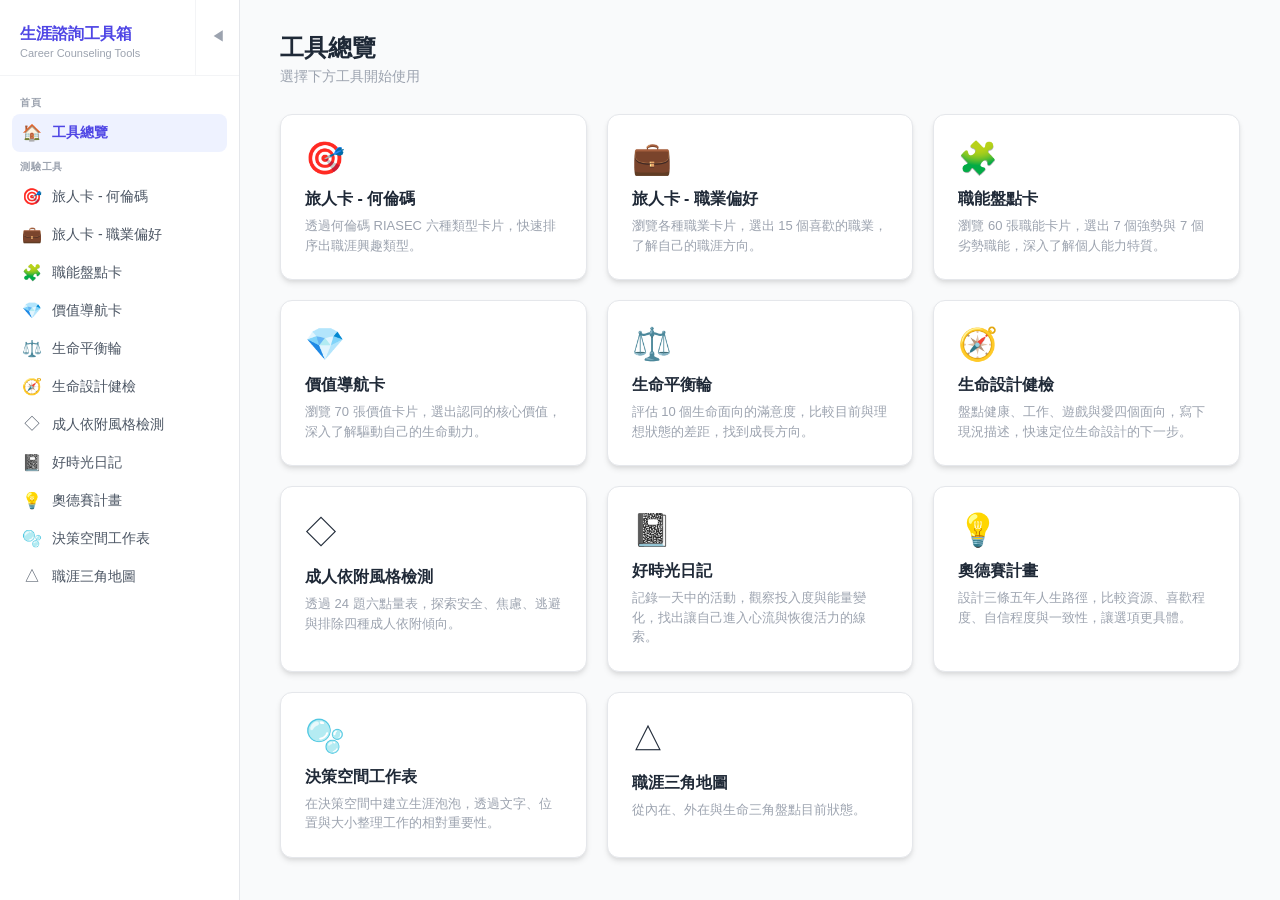
<file: index.html>
<!DOCTYPE html>
<html lang="zh-TW">
<head>
  <meta charset="UTF-8">
  <!-- Google tag (gtag.js) -->
  <script async src="https://www.googletagmanager.com/gtag/js?id=G-QTVW5DBYY2"></script>
  <script>
    window.dataLayer = window.dataLayer || [];
    function gtag(){dataLayer.push(arguments);}
    gtag('js', new Date());
    gtag('config', 'G-QTVW5DBYY2');
  </script>
  <meta name="viewport" content="width=device-width, initial-scale=1.0">
  <title>生涯諮詢工具箱</title>
  <link rel="stylesheet" href="./assets/css/main.css">
</head>
<body>

<button class="hamburger" onclick="toggleSidebar()">☰</button>
<div class="sidebar-overlay" id="sidebar-overlay" onclick="toggleSidebar()"></div>

<div class="app-shell">
  <aside class="sidebar" id="sidebar"></aside>

  <main class="main-content">
    <div class="page-header">
      <h2>工具總覽</h2>
      <p>選擇下方工具開始使用</p>
    </div>

    <div class="home-grid">
      <a class="tool-card" href="./holland-basic/index.html">
        <div class="tool-card-icon">🎯</div>
        <h3>旅人卡 - 何倫碼</h3>
        <p>透過何倫碼 RIASEC 六種類型卡片，快速排序出職涯興趣類型。</p>
      </a>
      <a class="tool-card" href="./holland-occupations/index.html">
        <div class="tool-card-icon">💼</div>
        <h3>旅人卡 - 職業偏好</h3>
        <p>瀏覽各種職業卡片，選出 15 個喜歡的職業，了解自己的職涯方向。</p>
      </a>
      <a class="tool-card" href="./inventory/index.html">
        <div class="tool-card-icon">🧩</div>
        <h3>職能盤點卡</h3>
        <p>瀏覽 60 張職能卡片，選出 7 個強勢與 7 個劣勢職能，深入了解個人能力特質。</p>
      </a>
      <a class="tool-card" href="./value-navigation/index.html">
        <div class="tool-card-icon">💎</div>
        <h3>價值導航卡</h3>
        <p>瀏覽 70 張價值卡片，選出認同的核心價值，深入了解驅動自己的生命動力。</p>
      </a>
      <a class="tool-card" href="./life-balance/index.html">
        <div class="tool-card-icon">⚖️</div>
        <h3>生命平衡輪</h3>
        <p>評估 10 個生命面向的滿意度，比較目前與理想狀態的差距，找到成長方向。</p>
      </a>
      <a class="tool-card" href="./life-design-checkup/index.html">
        <div class="tool-card-icon">🧭</div>
        <h3>生命設計健檢</h3>
        <p>盤點健康、工作、遊戲與愛四個面向，寫下現況描述，快速定位生命設計的下一步。</p>
      </a>
      <a class="tool-card" href="./adult-attachment/index.html">
        <div class="tool-card-icon">◇</div>
        <h3>成人依附風格檢測</h3>
        <p>透過 24 題六點量表，探索安全、焦慮、逃避與排除四種成人依附傾向。</p>
      </a>
      <a class="tool-card" href="./good-time-journal/index.html">
        <div class="tool-card-icon">📓</div>
        <h3>好時光日記</h3>
        <p>記錄一天中的活動，觀察投入度與能量變化，找出讓自己進入心流與恢復活力的線索。</p>
      </a>
      <a class="tool-card" href="./odyssey-plan/index.html">
        <div class="tool-card-icon">💡</div>
        <h3>奧德賽計畫</h3>
        <p>設計三條五年人生路徑，比較資源、喜歡程度、自信程度與一致性，讓選項更具體。</p>
      </a>
      <a class="tool-card" href="./decision-space-worksheet/index.html">
        <div class="tool-card-icon">🫧</div>
        <h3>決策空間工作表</h3>
        <p>在決策空間中建立生涯泡泡，透過文字、位置與大小整理工作的相對重要性。</p>
      </a>
      <a class="tool-card" href="./three-triangles-map/index.html">
        <div class="tool-card-icon">△</div>
        <h3>職涯三角地圖</h3>
        <p>從內在、外在與生命三角盤點目前狀態。</p>
      </a>
    </div>
  </main>
</div>

<div class="toast" id="toast"></div>

<script src="./assets/js/nav.js"></script>
<script>
  initNav('home', './');
</script>
</body>
</html>
</file>
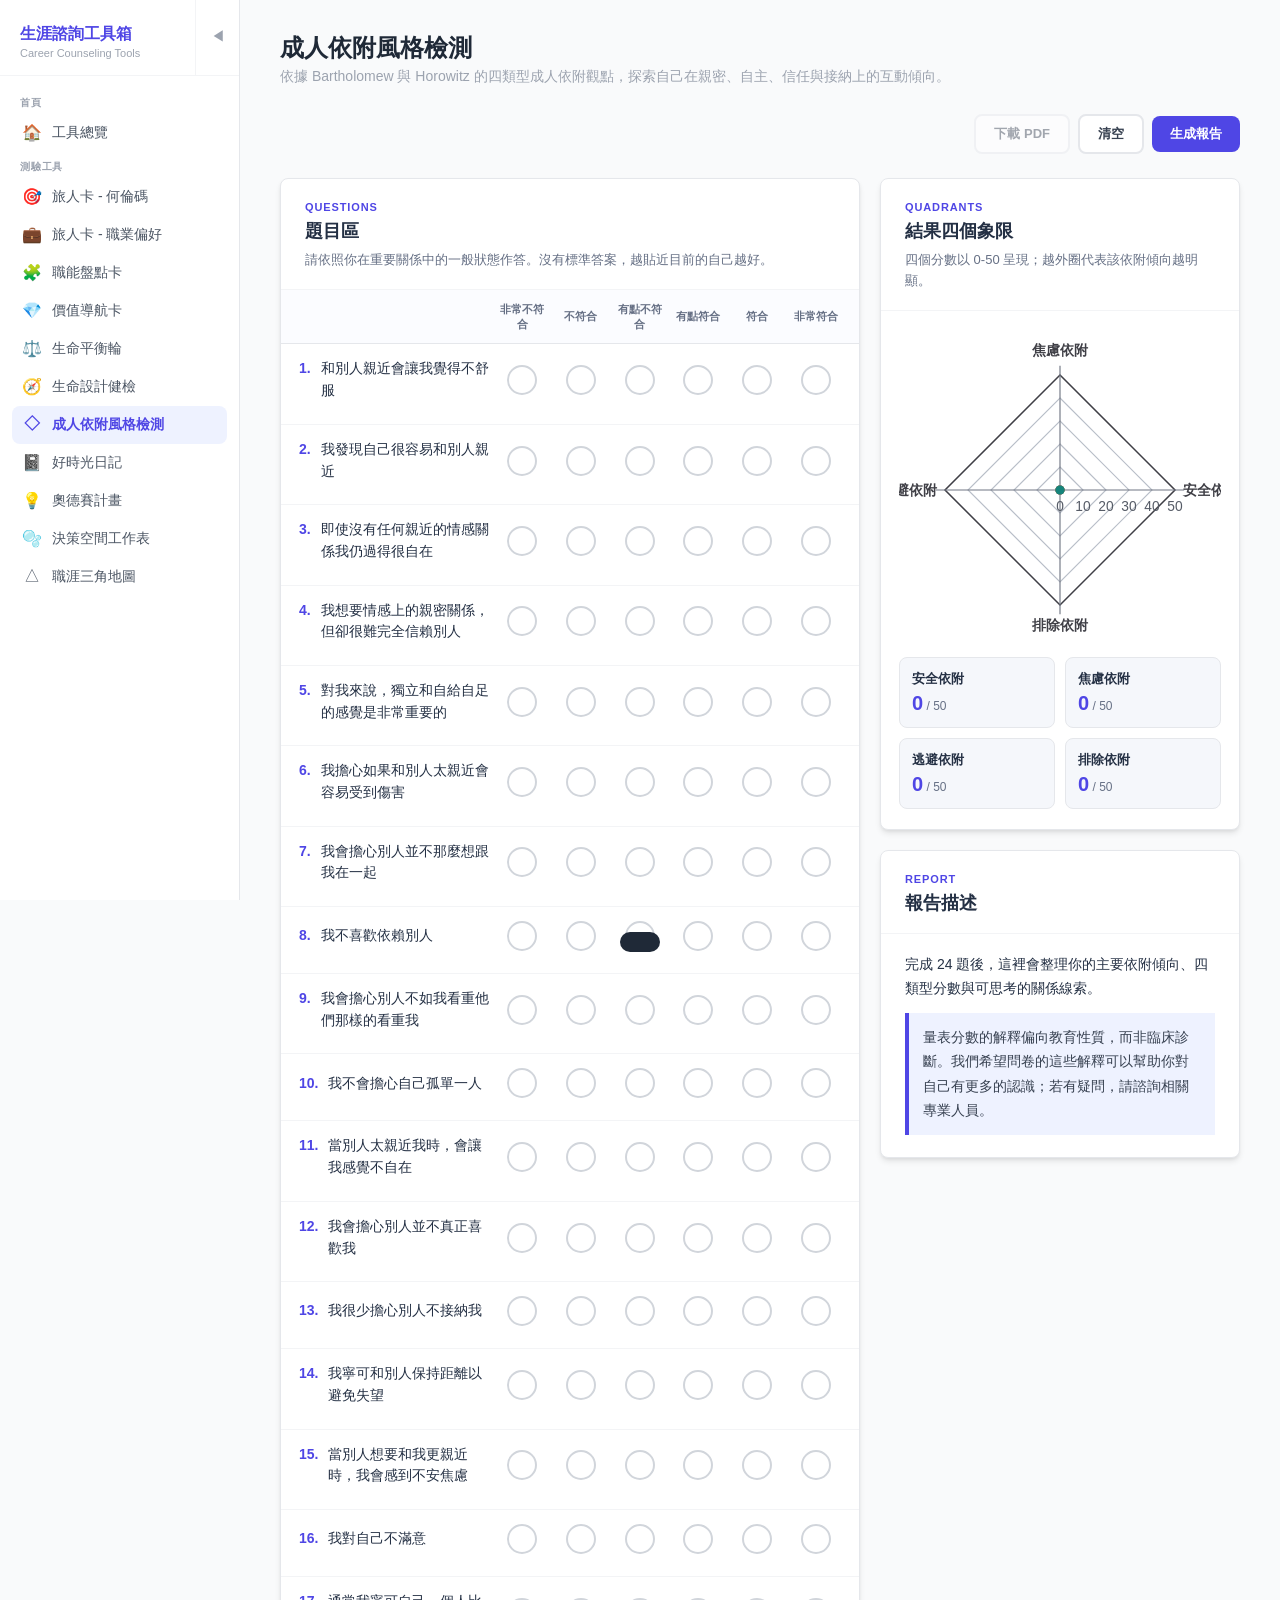
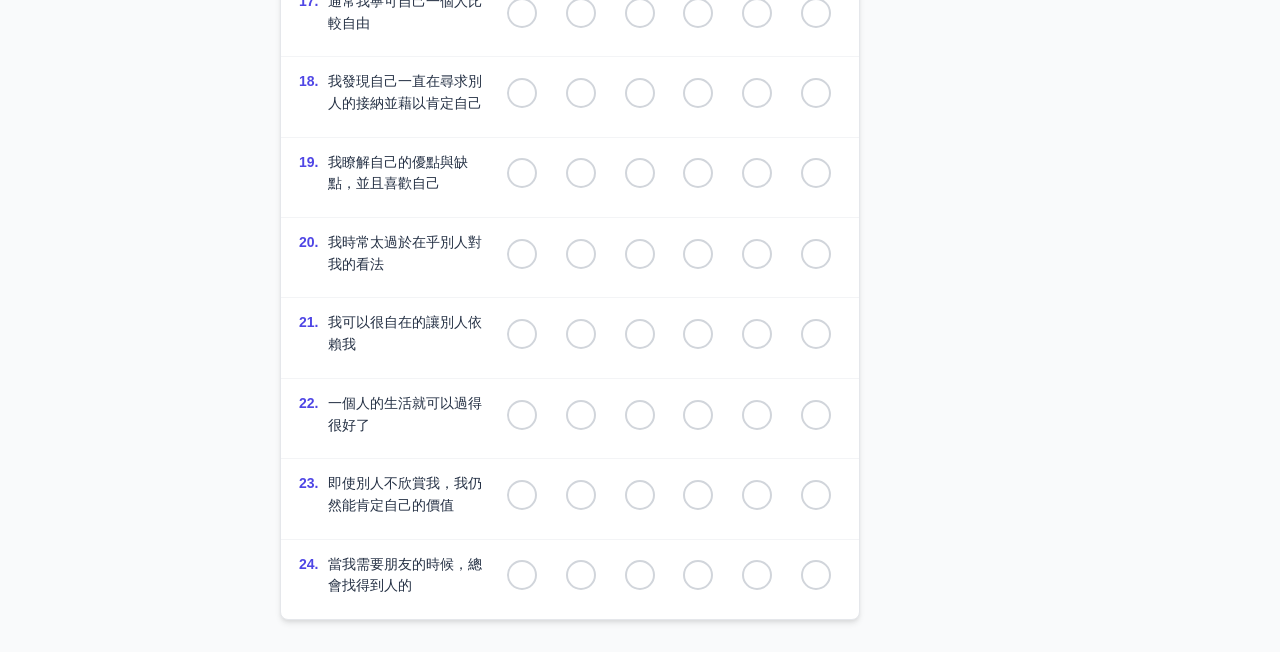
<file: adult-attachment/index.html>
<!DOCTYPE html>
<html lang="zh-TW">
<head>
  <meta charset="UTF-8">
  <!-- Google tag (gtag.js) -->
  <script async src="https://www.googletagmanager.com/gtag/js?id=G-QTVW5DBYY2"></script>
  <script>
    window.dataLayer = window.dataLayer || [];
    function gtag(){dataLayer.push(arguments);}
    gtag('js', new Date());
    gtag('config', 'G-QTVW5DBYY2');
  </script>
  <meta name="viewport" content="width=device-width, initial-scale=1.0">
  <title>成人依附風格檢測 – 生涯諮詢工具</title>
  <link rel="stylesheet" href="../assets/css/main.css">
  <link rel="stylesheet" href="../assets/css/adult-attachment.css">
</head>
<body>

<button class="hamburger" onclick="toggleSidebar()">☰</button>
<div class="sidebar-overlay" id="sidebar-overlay" onclick="toggleSidebar()"></div>

<div class="app-shell">
  <aside class="sidebar" id="sidebar"></aside>

  <main class="main-content">
    <div class="page-header">
      <h2>成人依附風格檢測</h2>
      <p>依據 Bartholomew 與 Horowitz 的四類型成人依附觀點，探索自己在親密、自主、信任與接納上的互動傾向。</p>
    </div>

    <div class="mode-bar">
      <div class="mode-spacer"></div>
      <button class="btn btn-outline" id="attachment-pdf-btn" type="button" onclick="downloadAdultAttachmentPdf()" disabled>下載 PDF</button>
      <button class="btn btn-outline" type="button" onclick="resetAdultAttachment()">清空</button>
      <button class="btn btn-primary" type="button" onclick="submitAdultAttachment()">生成報告</button>
    </div>

    <section class="attachment-layout">
      <article class="attachment-panel attachment-questions" aria-labelledby="attachment-question-title">
        <div class="attachment-panel-header">
          <span class="attachment-kicker">Questions</span>
          <h3 id="attachment-question-title">題目區</h3>
          <p>請依照你在重要關係中的一般狀態作答。沒有標準答案，越貼近目前的自己越好。</p>
        </div>
        <div class="attachment-scale-head" aria-hidden="true">
          <span></span>
          <span>非常不符合</span>
          <span>不符合</span>
          <span>有點不符合</span>
          <span>有點符合</span>
          <span>符合</span>
          <span>非常符合</span>
        </div>
        <form id="attachment-form" class="attachment-form"></form>
      </article>

      <aside class="attachment-results" aria-label="成人依附結果">
        <article class="attachment-panel">
          <div class="attachment-panel-header">
            <span class="attachment-kicker">Quadrants</span>
            <h3>結果四個象限</h3>
            <p>四個分數以 0-50 呈現；越外圈代表該依附傾向越明顯。</p>
          </div>
          <div class="attachment-chart-wrap">
            <svg id="attachment-chart" class="attachment-chart" viewBox="0 0 420 420" role="img" aria-label="成人依附四象限菱形圖"></svg>
          </div>
          <div class="attachment-score-grid" id="attachment-score-grid"></div>
        </article>

        <article class="attachment-panel attachment-report" aria-labelledby="attachment-report-title">
          <div class="attachment-panel-header">
            <span class="attachment-kicker">Report</span>
            <h3 id="attachment-report-title">報告描述</h3>
          </div>
          <div id="attachment-report-body" class="attachment-report-body">
            <p>完成 24 題後，這裡會整理你的主要依附傾向、四類型分數與可思考的關係線索。</p>
            <p class="attachment-note">量表分數的解釋偏向教育性質，而非臨床診斷。我們希望問卷的這些解釋可以幫助你對自己有更多的認識；若有疑問，請諮詢相關專業人員。</p>
          </div>
        </article>
      </aside>
    </section>
  </main>
</div>

<div class="toast" id="toast"></div>

<script src="../assets/js/nav.js"></script>
<script src="../assets/js/adult-attachment.js"></script>
<script>
  initNav('adult-attachment', '../');
  initAdultAttachment();
</script>
</body>
</html>
</file>
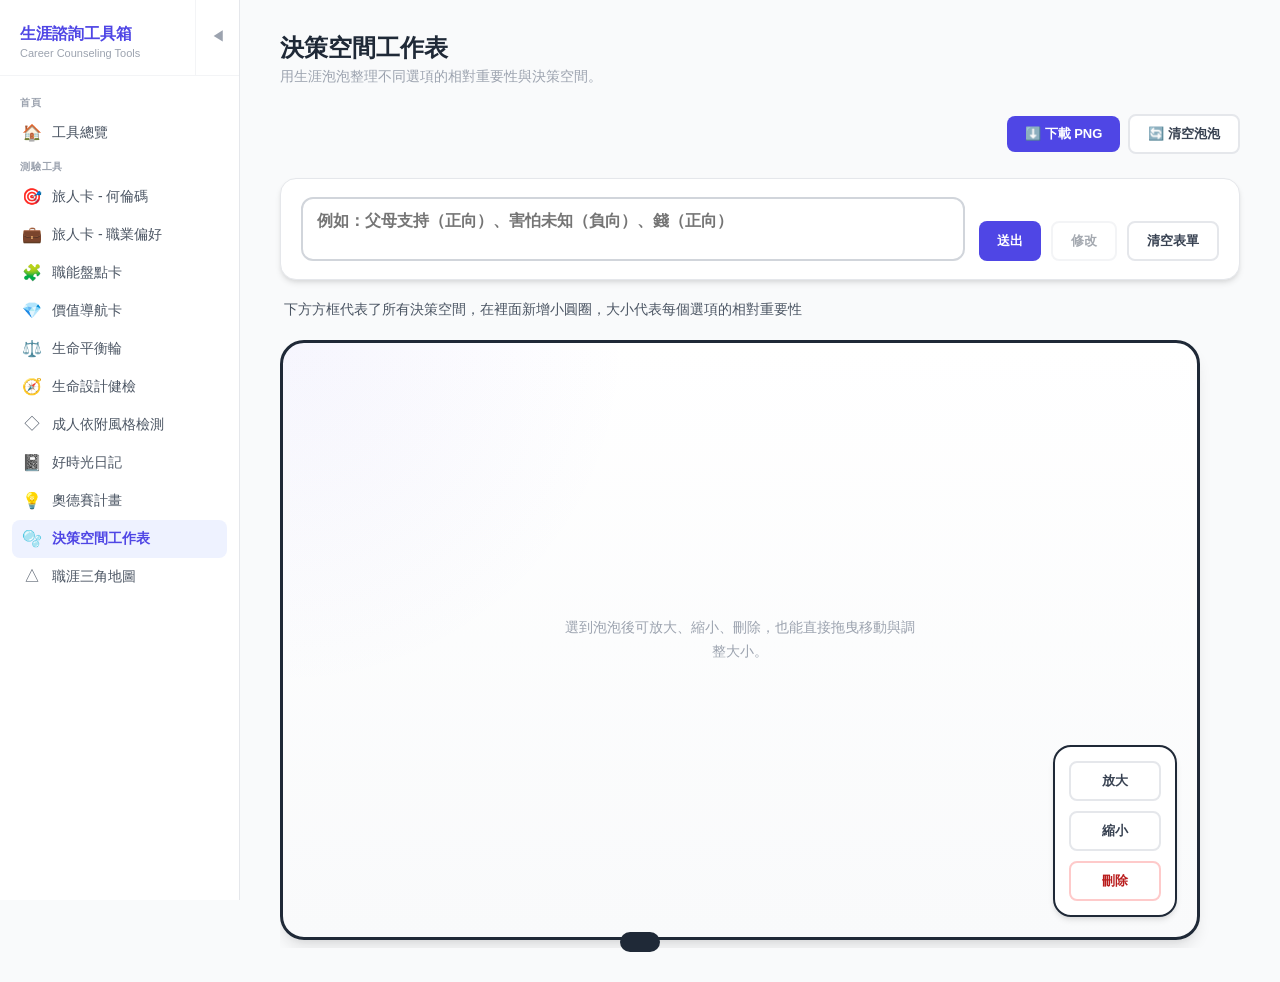
<file: decision-space-worksheet/index.html>
<!DOCTYPE html>
<html lang="zh-TW">
<head>
  <meta charset="UTF-8">
  <!-- Google tag (gtag.js) -->
  <script async src="https://www.googletagmanager.com/gtag/js?id=G-QTVW5DBYY2"></script>
  <script>
    window.dataLayer = window.dataLayer || [];
    function gtag(){dataLayer.push(arguments);}
    gtag('js', new Date());
    gtag('config', 'G-QTVW5DBYY2');
  </script>
  <meta name="viewport" content="width=device-width, initial-scale=1.0">
  <title>決策空間工作表 – 生涯諮詢工具</title>
  <link rel="stylesheet" href="../assets/css/main.css">
  <link rel="stylesheet" href="../assets/css/decision-space-worksheet.css">
</head>
<body>

<button class="hamburger" onclick="toggleSidebar()">☰</button>
<div class="sidebar-overlay" id="sidebar-overlay" onclick="toggleSidebar()"></div>

<div class="app-shell">
  <aside class="sidebar" id="sidebar"></aside>

  <main class="main-content">
    <div class="page-header">
      <h2>決策空間工作表</h2>
      <p>用生涯泡泡整理不同選項的相對重要性與決策空間。</p>
    </div>

    <div class="mode-bar">
      <div class="mode-spacer"></div>
      <button class="btn btn-primary" onclick="downloadDecisionSpacePng()">⬇️ 下載 PNG</button>
      <button class="btn btn-outline" onclick="resetDecisionSpace()">🔄 清空泡泡</button>
    </div>

    <section class="dsw-page">
      <div class="dsw-card">

        <form class="dsw-form-panel" id="dsw-form">
          <label class="dsw-field">
            <textarea
              id="bubble-text"
              rows="2"
              maxlength="24"
              placeholder="例如：父母支持（正向）、害怕未知（負向）、錢（正向）"></textarea>
          </label>

          <div class="dsw-form-actions">
            <button type="submit" class="btn btn-primary" id="add-bubble-btn">送出</button>
            <button type="button" class="btn btn-outline" id="update-bubble-btn" disabled>修改</button>
            <button type="button" class="btn btn-outline" id="clear-form-btn">清空表單</button>
          </div>
        </form>

        <div class="dsw-stage-note">
          下方方框代表了所有決策空間，在裡面新增小圓圈，大小代表每個選項的相對重要性
        </div>

        <div class="dsw-stage-scroll">
          <div class="dsw-stage" id="decision-space-stage">
            <div class="dsw-stage-inner" id="decision-space-inner">
              <div class="dsw-empty-state" id="decision-space-empty">
                <span>選到泡泡後可放大、縮小、刪除，也能直接拖曳移動與調整大小。</span>
              </div>
            </div>

            <div class="dsw-bubble-toolbar" id="bubble-toolbar" hidden>
              <button type="button" class="btn btn-outline" id="enlarge-bubble-btn">放大</button>
              <button type="button" class="btn btn-outline" id="shrink-bubble-btn">縮小</button>
              <button type="button" class="btn btn-outline dsw-danger-btn" id="delete-bubble-btn">刪除</button>
            </div>
          </div>
        </div>
      </div>
    </section>
  </main>
</div>

<div class="toast" id="toast"></div>

<script src="../assets/js/nav.js"></script>
<script src="../assets/js/decision-space-worksheet.js"></script>
<script>
  initNav('decision-space-worksheet', '../');
  initDecisionSpaceWorksheet();
</script>
</body>
</html>
</file>
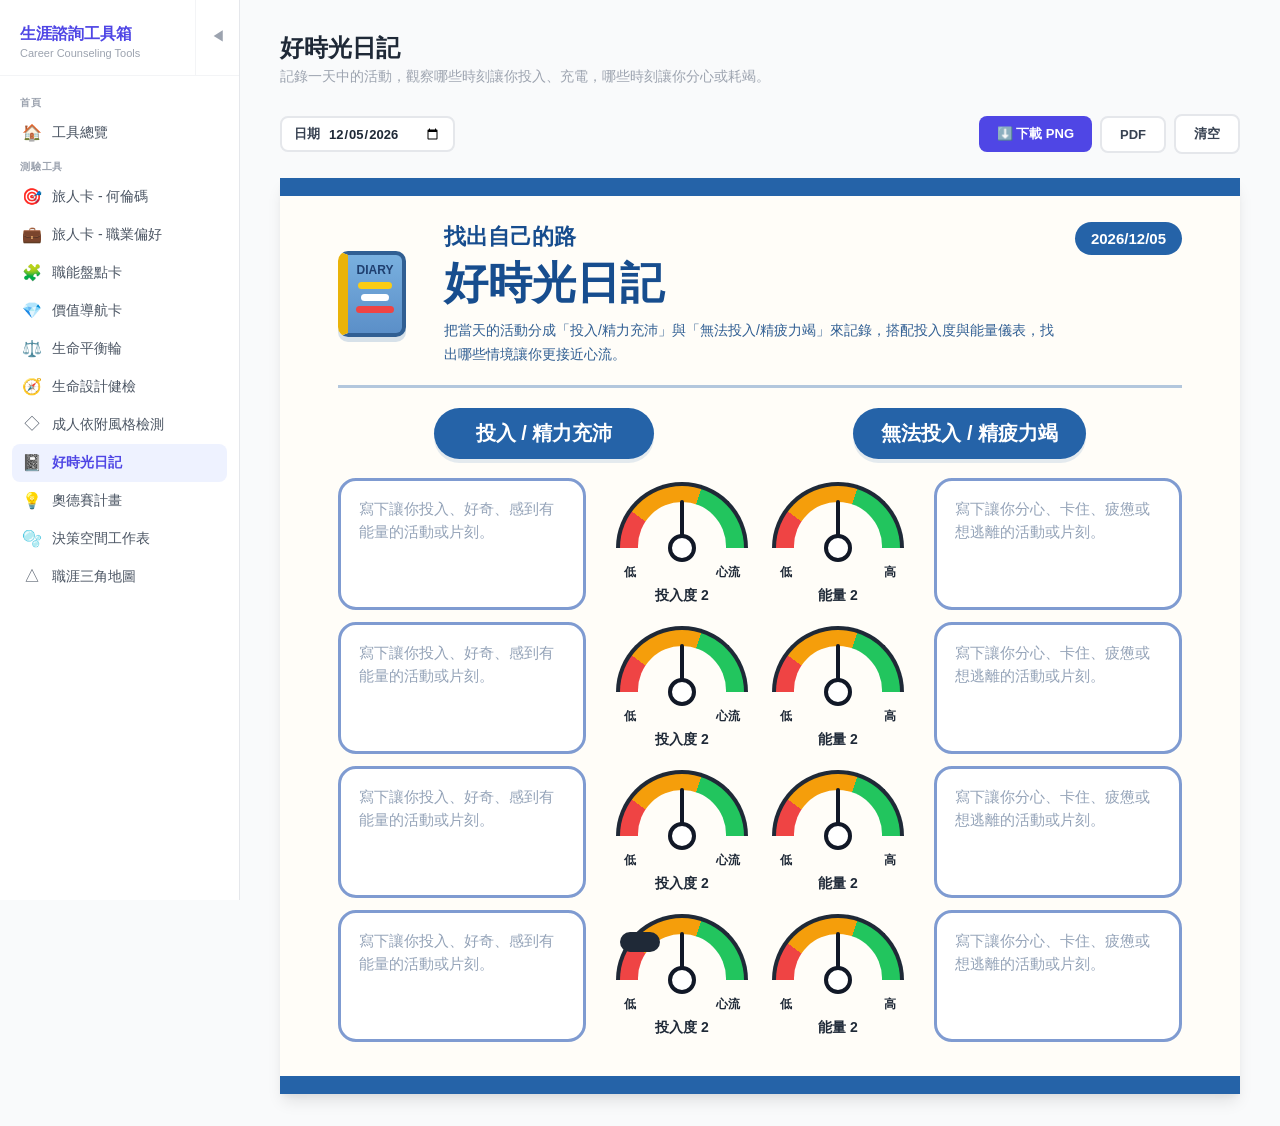
<file: good-time-journal/index.html>
<!DOCTYPE html>
<html lang="zh-TW">
<head>
  <meta charset="UTF-8">
  <!-- Google tag (gtag.js) -->
  <script async src="https://www.googletagmanager.com/gtag/js?id=G-QTVW5DBYY2"></script>
  <script>
    window.dataLayer = window.dataLayer || [];
    function gtag(){dataLayer.push(arguments);}
    gtag('js', new Date());
    gtag('config', 'G-QTVW5DBYY2');
  </script>
  <meta name="viewport" content="width=device-width, initial-scale=1.0">
  <title>好時光日記 – 生涯諮詢工具</title>
  <link rel="stylesheet" href="../assets/css/main.css">
  <link rel="stylesheet" href="../assets/css/good-time-journal.css">
</head>
<body>

<button class="hamburger" onclick="toggleSidebar()">☰</button>
<div class="sidebar-overlay" id="sidebar-overlay" onclick="toggleSidebar()"></div>

<div class="app-shell">
  <aside class="sidebar" id="sidebar"></aside>

  <main class="main-content">
    <div class="page-header">
      <h2>好時光日記</h2>
      <p>記錄一天中的活動，觀察哪些時刻讓你投入、充電，哪些時刻讓你分心或耗竭。</p>
    </div>

    <div class="mode-bar">
      <label class="gtj-date-field">
        <span>日期</span>
        <input type="date" id="gtj-date">
      </label>
      <div class="mode-spacer"></div>
      <button class="btn btn-primary" type="button" onclick="downloadGoodTimePng()">⬇️ 下載 PNG</button>
      <button class="btn btn-outline" type="button" onclick="downloadGoodTimePdf()">PDF</button>
      <button class="btn btn-outline" type="button" onclick="resetGoodTimeJournal()">清空</button>
    </div>

    <section class="gtj-shell">
      <div class="gtj-sheet-wrap">
        <article class="gtj-sheet" id="good-time-journal-sheet">
          <header class="gtj-sheet-header">
            <div class="gtj-diary-icon" aria-hidden="true">
              <span>DIARY</span>
              <i></i><i></i><i></i>
            </div>
            <div>
              <p class="gtj-kicker">找出自己的路</p>
              <h1>好時光日記</h1>
              <p class="gtj-intro">把當天的活動分成「投入/精力充沛」與「無法投入/精疲力竭」來記錄，搭配投入度與能量儀表，找出哪些情境讓你更接近心流。</p>
            </div>
            <time class="gtj-display-date" id="gtj-display-date"></time>
          </header>

          <section class="gtj-board" aria-label="好時光日記工作表">
            <div class="gtj-column-title is-good">投入 / 精力充沛</div>
            <div class="gtj-column-title is-bad">無法投入 / 精疲力竭</div>
            <div class="gtj-row-list" id="gtj-row-list"></div>
          </section>
        </article>
      </div>
    </section>
  </main>
</div>

<div class="toast" id="toast"></div>

<script src="../assets/js/nav.js"></script>
<script src="../assets/js/good-time-journal.js"></script>
<script>
  initNav('good-time-journal', '../');
  initGoodTimeJournal();
</script>
</body>
</html>
</file>
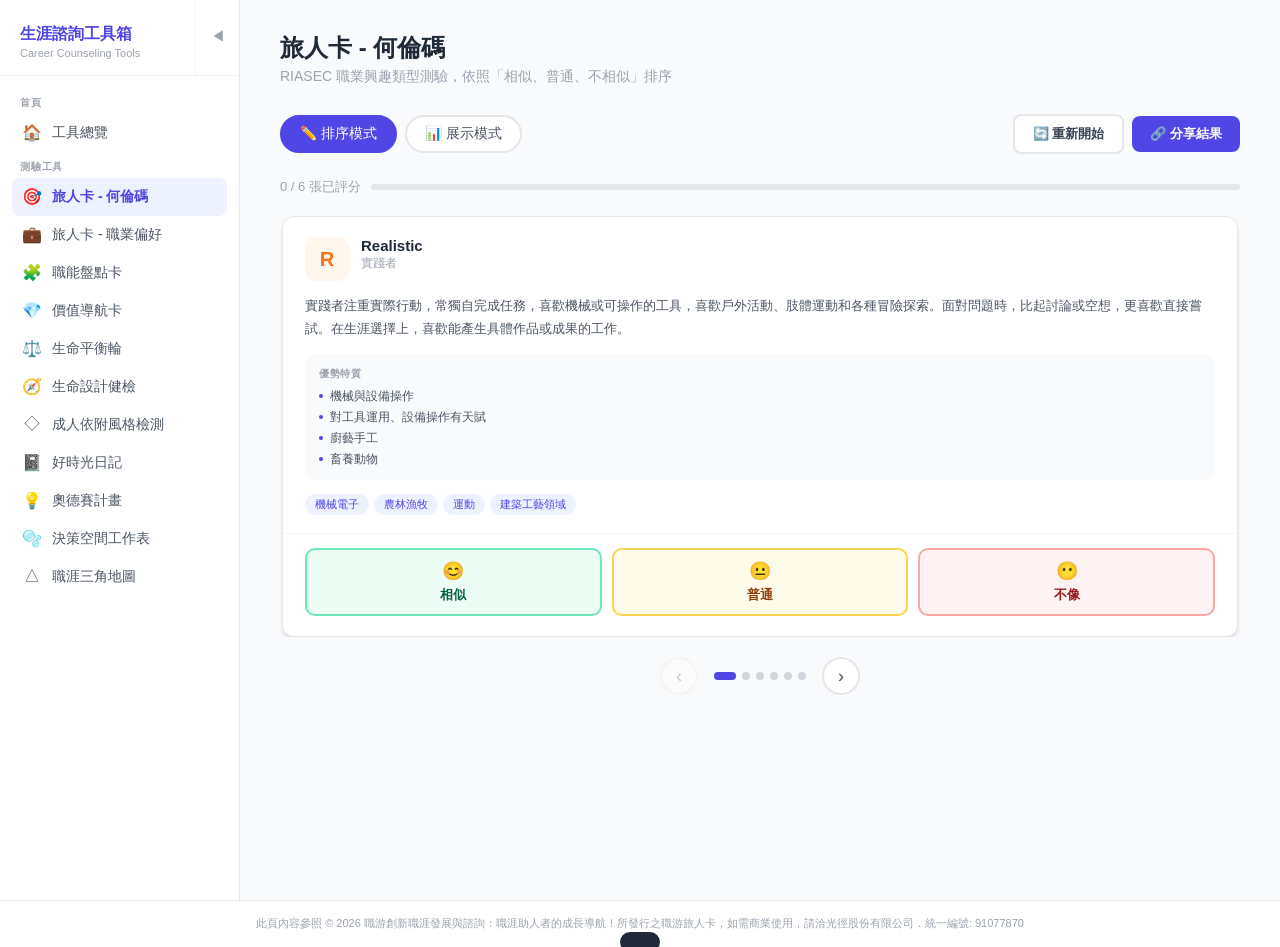
<file: holland-basic/index.html>
<!DOCTYPE html>
<html lang="zh-TW">
<head>
  <meta charset="UTF-8">
  <!-- Google tag (gtag.js) -->
  <script async src="https://www.googletagmanager.com/gtag/js?id=G-QTVW5DBYY2"></script>
  <script>
    window.dataLayer = window.dataLayer || [];
    function gtag(){dataLayer.push(arguments);}
    gtag('js', new Date());
    gtag('config', 'G-QTVW5DBYY2');
  </script>
  <meta name="viewport" content="width=device-width, initial-scale=1.0">
  <title>Holland Code 排序 | 生涯諮詢工具</title>
  <link rel="stylesheet" href="../assets/css/main.css">
  <link rel="stylesheet" href="../assets/css/holland.css">
</head>
<body>

<button class="hamburger" onclick="toggleSidebar()">☰</button>
<div class="sidebar-overlay" id="sidebar-overlay" onclick="toggleSidebar()"></div>

<div class="app-shell">
  <aside class="sidebar" id="sidebar"></aside>

  <main class="main-content">

    <div class="page-header">
      <h2>旅人卡 - 何倫碼</h2>
      <p>RIASEC 職業興趣類型測驗，依照「相似、普通、不相似」排序</p>
    </div>

    <!-- Mode bar -->
    <div class="mode-bar">
      <button class="mode-btn active" id="mode-sort-btn"
              onclick="switchMode('sort')">✏️ 排序模式</button>
      <button class="mode-btn" id="mode-display-btn"
              onclick="switchMode('display')">📊 展示模式</button>
      <div class="mode-spacer"></div>
      <button class="btn btn-outline" onclick="resetAll()">🔄 重新開始</button>
      <button class="btn btn-primary" onclick="shareResult()">🔗 分享結果</button>
    </div>

    <!-- ===== SORT VIEW ===== -->
    <div id="sort-view">

      <div class="sort-progress">
        <span id="progress-text">0 / 6 張已評分</span>
        <div class="progress-bar-wrap">
          <div class="progress-bar-fill" id="progress-fill" style="width:0%"></div>
        </div>
      </div>

      <div class="cards-viewport" id="cardsViewport">
        <div class="cards-track" id="cardsTrack"></div>
      </div>

      <div class="carousel-nav">
        <button class="carousel-arrow" id="prev-btn"
                onclick="prevCard()" disabled>‹</button>
        <div class="carousel-dots" id="carousel-dots"></div>
        <button class="carousel-arrow" id="next-btn"
                onclick="nextCard()">›</button>
      </div>

      <div id="sort-complete-banner" style="display:none;">
        <div class="sort-complete">
          <div class="check-icon">✅</div>
          <h3>排序完成！</h3>
          <p>所有卡片已評分，可切換至展示模式查看結果。</p>
          <button class="btn btn-primary"
                  onclick="switchMode('display')">查看結果 →</button>
        </div>
      </div>

    </div><!-- /sort-view -->

    <!-- ===== DISPLAY VIEW ===== -->
    <div id="display-view" style="display:none;">
      <div class="display-groups" id="display-groups"></div>
    </div>

  </main>
</div><!-- /app-shell -->

<div class="toast" id="toast"></div>

<div class="footer">
  <p>此頁內容參照 © 2026 職游創新職涯發展與諮詢：職涯助人者的成長導航！所發行之職游旅人卡，如需商業使用，請洽光徑股份有限公司．統一編號: 91077870 </p>
</div>

<script src="../assets/js/nav.js"></script>
<script src="../assets/js/holland.js"></script>
<script>
  initNav('holland-basic', '../');
  initHolland();
</script>
</body>
</html>
</file>
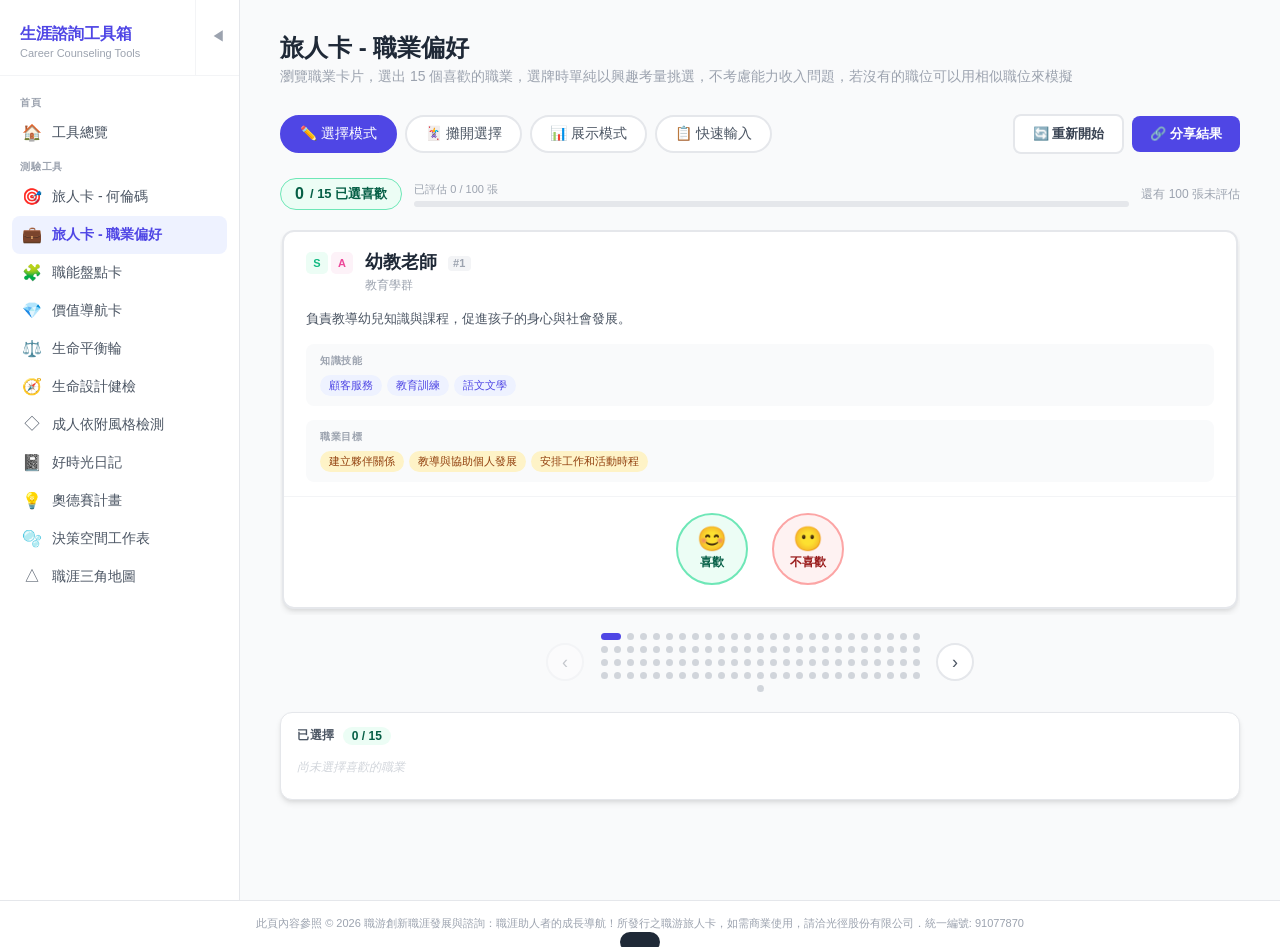
<file: holland-occupations/index.html>
<!DOCTYPE html>
<html lang="zh-TW">
<head>
  <meta charset="UTF-8">
  <!-- Google tag (gtag.js) -->
  <script async src="https://www.googletagmanager.com/gtag/js?id=G-QTVW5DBYY2"></script>
  <script>
    window.dataLayer = window.dataLayer || [];
    function gtag(){dataLayer.push(arguments);}
    gtag('js', new Date());
    gtag('config', 'G-QTVW5DBYY2');
  </script>
  <meta name="viewport" content="width=device-width, initial-scale=1.0">
  <title>Holland 職業選擇 | 生涯諮詢工具</title>
  <link rel="stylesheet" href="../assets/css/main.css">
  <link rel="stylesheet" href="../assets/css/occupations.css">
</head>
<body>

<button class="hamburger" onclick="toggleSidebar()">☰</button>
<div class="sidebar-overlay" id="sidebar-overlay" onclick="toggleSidebar()"></div>

<div class="app-shell">
  <aside class="sidebar" id="sidebar"></aside>

  <main class="main-content">

    <div class="page-header">
      <h2>旅人卡 - 職業偏好</h2>
      <p>瀏覽職業卡片，選出 15 個喜歡的職業，選牌時單純以興趣考量挑選，不考慮能力收入問題，若沒有的職位可以用相似職位來模擬</p>
    </div>

    <!-- ===== MODE BAR ===== -->
    <div class="mode-bar">
      <button class="mode-btn active" id="mode-select-btn"
              onclick="switchMode('select')">✏️ 選擇模式</button>
      <button class="mode-btn" id="mode-spread-btn"
              onclick="switchMode('spread')">🃏 攤開選擇</button>
      <button class="mode-btn" id="mode-display-btn"
              onclick="switchMode('display')">📊 展示模式</button>
      <button class="mode-btn" id="mode-input-btn"
              onclick="switchMode('input')">📋 快速輸入</button>
      <div class="mode-spacer"></div>
      <button class="btn btn-outline" onclick="resetAll()">🔄 重新開始</button>
      <button class="btn btn-primary" onclick="shareResult()">🔗 分享結果</button>
    </div>

    <!-- ===== SELECT VIEW ===== -->
    <div id="select-view">

      <!-- Status bar: liked counter + evaluated progress -->
      <div class="occ-status-bar">
        <div class="occ-counter-badge" id="liked-counter">
          <span class="badge-num">0</span> / 15 已選喜歡
        </div>
        <div class="occ-progress-wrap">
          <div class="occ-progress-label" id="occ-progress-label">已評估 0 / 12 張</div>
          <div class="occ-progress-bar-wrap">
            <div class="occ-progress-bar-fill" id="occ-progress-fill" style="width:0%"></div>
          </div>
        </div>
        <div class="occ-remaining-text" id="occ-remaining-text">還有 12 張未評估</div>
      </div>

      <!-- Cards carousel -->
      <div class="cards-viewport" id="cardsViewport">
        <div class="cards-track" id="cardsTrack"></div>
      </div>

      <!-- Carousel navigation -->
      <div class="carousel-nav">
        <button class="carousel-arrow" id="prev-btn"
                onclick="prevCard()" disabled>‹</button>
        <div class="carousel-dots" id="carousel-dots"></div>
        <button class="carousel-arrow" id="next-btn"
                onclick="nextCard()">›</button>
      </div>

      <!-- Liked chips strip -->
      <div class="liked-strip">
        <div class="liked-strip-header">
          <span class="liked-strip-label">已選擇</span>
          <span class="liked-strip-count" id="chips-count">0 / 15</span>
        </div>
        <div class="liked-chips" id="liked-chips">
          <span class="liked-chips-empty">尚未選擇喜歡的職業</span>
        </div>
      </div>

      <!-- All-done banner -->
      <div id="occ-complete-banner" style="display:none;">
        <div class="occ-complete">
          <div class="check-icon">✅</div>
          <h3>選擇完成！</h3>
          <p>所有職業卡片已評估，可切換至展示模式查看結果。</p>
          <button class="btn btn-primary"
                  onclick="switchMode('display')">查看結果 →</button>
        </div>
      </div>

    </div><!-- /select-view -->

    <!-- ===== SPREAD VIEW ===== -->
    <div id="occ-spread-view" style="display:none;">

      <!-- Liked chips summary -->
      <div class="liked-strip" style="margin-bottom:20px">
        <div class="liked-strip-header">
          <span class="liked-strip-label">😊 已選喜歡</span>
          <span class="liked-strip-count" id="occ-spr-liked-count">0 / 15</span>
        </div>
        <div class="liked-chips" id="occ-spr-liked-chips">
          <span class="liked-chips-empty">尚未選擇喜歡的職業</span>
        </div>
      </div>

      <!-- All cards grid -->
      <div class="occ-spread-grid" id="occ-spread-grid">
        <!-- injected by JS -->
      </div>

    </div><!-- /occ-spread-view -->

    <!-- ===== INPUT VIEW ===== -->
    <div id="input-view" style="display:none;">
      <div class="input-panel">

        <div class="input-panel-intro">
          <strong>諮詢師快速輸入工具：</strong>
          請輸入最多 15 個職業的編號（參考右側「選擇模式」卡片上的 ID），系統將自動驗證並產生分享連結，可直接傳給個案使用。
        </div>

        <div class="input-slots-grid" id="input-slots-grid">
          <!-- slots injected by JS -->
        </div>

        <div class="input-actions">
          <button class="btn btn-primary" onclick="generateInputURL()">🔗 產生連結</button>
          <button class="btn btn-outline" onclick="clearInputPanel()">✕ 清除</button>
          <span class="input-error-summary" id="input-error-summary"></span>
        </div>

        <div class="input-result-box" id="input-result-box">
          <div class="input-result-label">已產生的分享連結</div>
          <div class="input-result-url" id="input-result-url"></div>
          <div class="input-result-names" id="input-result-names"></div>
          <button class="btn btn-primary" onclick="copyInputURL()">📋 複製連結</button>
        </div>

      </div>
    </div><!-- /input-view -->

    <!-- ===== DISPLAY VIEW ===== -->
    <div id="display-view" style="display:none;">
      <div class="display-header-bar">
        <h3>喜歡的職業</h3>
        <span class="display-liked-count" id="display-liked-count">共 0 個職業</span>
      </div>
      <div class="display-cards-grid" id="display-grid"></div>
    </div>

  </main>
</div><!-- /app-shell -->

<div class="toast" id="toast"></div>
<div class="footer">
  <p>此頁內容參照 © 2026 職游創新職涯發展與諮詢：職涯助人者的成長導航！所發行之職游旅人卡，如需商業使用，請洽光徑股份有限公司．統一編號: 91077870 </p>
</div>

<script src="../assets/js/nav.js"></script>
<script src="../assets/js/occupations.js"></script>
<script>
  initNav('holland-occupations', '../');
  initOccupations();
</script>
</body>
</html>
</file>
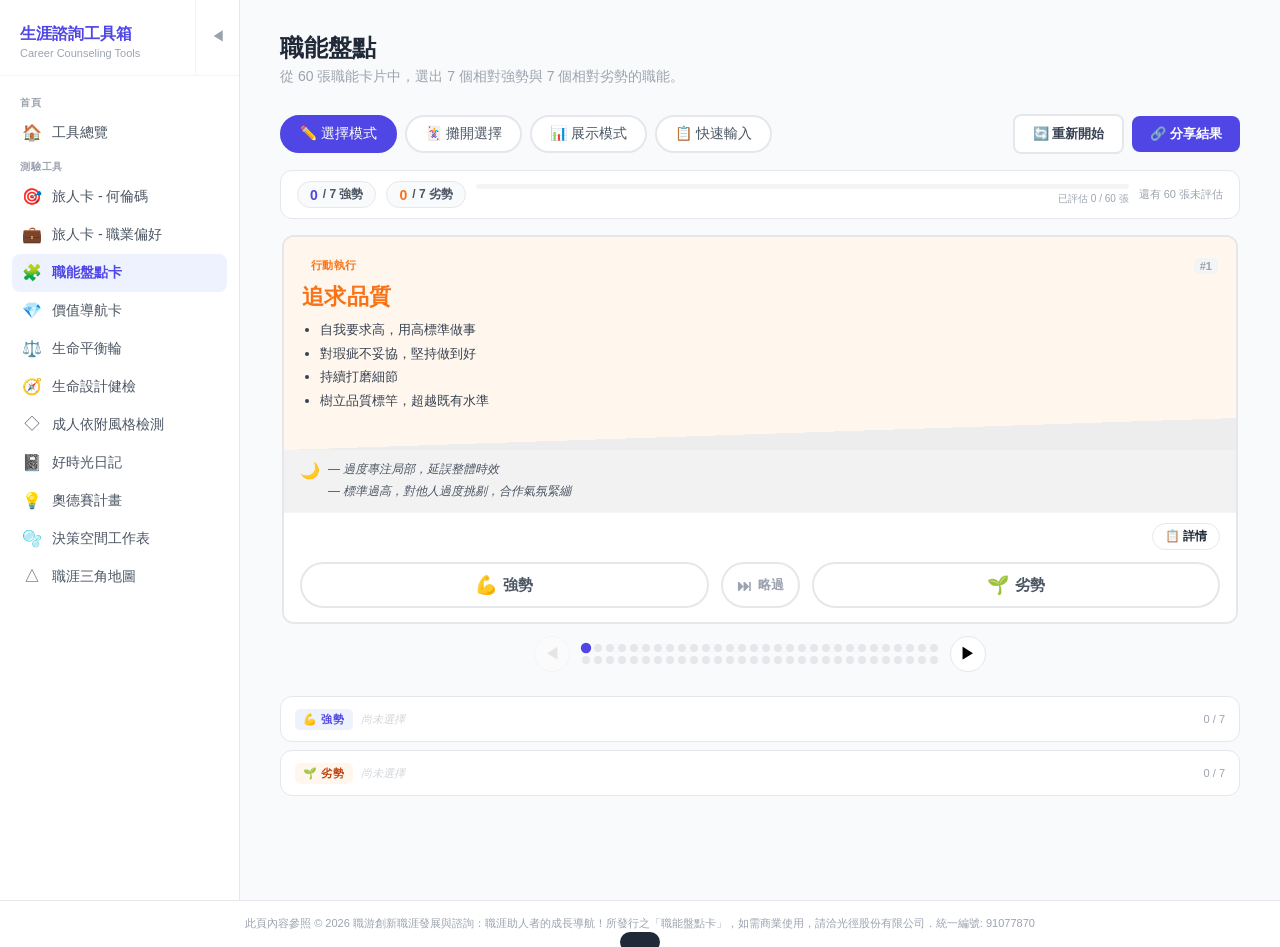
<file: inventory/index.html>
<!DOCTYPE html>
<html lang="zh-TW">
<head>
  <meta charset="UTF-8">
  <!-- Google tag (gtag.js) -->
  <script async src="https://www.googletagmanager.com/gtag/js?id=G-QTVW5DBYY2"></script>
  <script>
    window.dataLayer = window.dataLayer || [];
    function gtag(){dataLayer.push(arguments);}
    gtag('js', new Date());
    gtag('config', 'G-QTVW5DBYY2');
  </script>
  <meta name="viewport" content="width=device-width, initial-scale=1.0">
  <title>職能盤點 – 生涯諮詢工具</title>
  <link rel="stylesheet" href="../assets/css/main.css">
  <link rel="stylesheet" href="../assets/css/inventory.css">
  <link rel="stylesheet" href="../assets/css/occupations.css"><!-- reuse input-slot styles -->
</head>
<body>

<button class="hamburger" onclick="toggleSidebar()">☰</button>
<div class="sidebar-overlay" id="sidebar-overlay" onclick="toggleSidebar()"></div>

<div class="app-shell">
  <aside class="sidebar" id="sidebar"></aside>

  <main class="main-content">

    <!-- ===== PAGE HEADER ===== -->
    <div class="page-header">
      <h2>職能盤點</h2>
      <p>從 60 張職能卡片中，選出 7 個相對強勢與 7 個相對劣勢的職能。</p>
    </div>

    <!-- ===== MODE BAR ===== -->
    <div class="mode-bar">
      <button class="mode-btn active" id="mode-select-btn"
              onclick="switchMode('select')">✏️ 選擇模式</button>
      <button class="mode-btn" id="mode-spread-btn"
              onclick="switchMode('spread')">🃏 攤開選擇</button>
      <button class="mode-btn" id="mode-display-btn"
              onclick="switchMode('display')">📊 展示模式</button>
      <button class="mode-btn" id="mode-input-btn"
              onclick="switchMode('input')">📋 快速輸入</button>
      <div class="mode-spacer"></div>
      <button class="btn btn-outline" onclick="resetAll()">🔄 重新開始</button>
      <button class="btn btn-primary" onclick="shareResult()">🔗 分享結果</button>
    </div>

    <!-- ===== SELECT VIEW ===== -->
    <div id="inv-select-view">

      <!-- Status bar -->
      <div class="inv-status-bar">
        <div class="inv-counter-badge" id="inv-strength-counter">
          <span class="badge-num">0</span> / 7 強勢
        </div>
        <div class="inv-counter-badge" id="inv-weakness-counter">
          <span class="badge-num badge-weak">0</span> / 7 劣勢
        </div>
        <div class="inv-progress-wrap">
          <div class="inv-progress-bar">
            <div class="inv-progress-fill" id="inv-progress-fill"></div>
          </div>
          <div class="inv-progress-label" id="inv-progress-label">已評估 0 / 60 張</div>
        </div>
        <div class="inv-remaining-text" id="inv-remaining-text">還有 60 張未評估</div>
      </div>

      <!-- Complete banner -->
      <div class="inv-complete-banner" id="inv-complete-banner">
        <h3>🎉 所有卡片評估完畢！</h3>
        <p>切換到「展示模式」查看結果，或點「分享結果」產生連結。</p>
      </div>

      <!-- Carousel -->
      <div class="inv-carousel-wrap">
        <div class="inv-cards-viewport" id="inv-cards-viewport">
          <div class="inv-cards-track" id="inv-cards-track">
            <!-- cards injected by JS -->
          </div>
        </div>
      </div>

      <!-- Carousel nav -->
      <div class="inv-carousel-nav">
        <button class="inv-arrow-btn" id="inv-prev-btn" onclick="prevCard()">◀</button>
        <div class="inv-dots-wrap" id="inv-carousel-dots"></div>
        <button class="inv-arrow-btn" id="inv-next-btn" onclick="nextCard()">▶</button>
      </div>

      <!-- Chip strips -->
      <div class="inv-chips-section">

        <!-- Strength strip -->
        <div class="inv-chip-row">
          <span class="inv-chip-label strength-label">💪 強勢</span>
          <div class="inv-chips-container" id="inv-strength-chips">
            <span class="inv-chips-empty">尚未選擇</span>
          </div>
          <span class="inv-chip-count" id="inv-chips-str-count">0 / 7</span>
        </div>

        <!-- Weakness strip -->
        <div class="inv-chip-row">
          <span class="inv-chip-label weakness-label">🌱 劣勢</span>
          <div class="inv-chips-container" id="inv-weakness-chips">
            <span class="inv-chips-empty">尚未選擇</span>
          </div>
          <span class="inv-chip-count" id="inv-chips-weak-count">0 / 7</span>
        </div>

      </div>

    </div><!-- /inv-select-view -->

    <!-- ===== SPREAD VIEW ===== -->
    <div id="inv-spread-view" style="display:none;">

      <!-- Summary chip strips -->
      <div class="inv-chips-section" style="margin-bottom:20px">
        <div class="inv-chip-row">
          <span class="inv-chip-label strength-label">💪 強勢</span>
          <div class="inv-chips-container" id="inv-spr-str-chips">
            <span class="inv-chips-empty">尚未選擇</span>
          </div>
          <span class="inv-chip-count" id="inv-spr-str-count">0 / 7</span>
        </div>
        <div class="inv-chip-row">
          <span class="inv-chip-label weakness-label">🌱 劣勢</span>
          <div class="inv-chips-container" id="inv-spr-weak-chips">
            <span class="inv-chips-empty">尚未選擇</span>
          </div>
          <span class="inv-chip-count" id="inv-spr-weak-count">0 / 7</span>
        </div>
      </div>

      <!-- All cards grid -->
      <div class="inv-spread-grid" id="inv-spread-grid">
        <!-- injected by JS -->
      </div>

    </div><!-- /inv-spread-view -->

    <!-- ===== INPUT VIEW ===== -->
    <div id="inv-input-view" style="display:none;">
      <div class="inv-input-panel">

        <div class="inv-input-panel-intro">
          <strong>諮詢師快速輸入工具：</strong>
          請輸入最多各 7 個職能的編號（參考選擇模式中卡片右上角的 # 編號），系統將自動驗證並產生分享連結。
        </div>

        <!-- Strength inputs -->
        <div class="inv-input-section">
          <div class="inv-input-section-head strength-head">
            <span>💪</span>
            <span class="inv-input-section-title">強勢職能（最多 7 個）</span>
          </div>
          <div class="inv-input-slots-wrap">
            <div class="input-slots-grid" id="inv-input-strength-grid">
              <!-- slots injected by JS -->
            </div>
          </div>
        </div>

        <!-- Weakness inputs -->
        <div class="inv-input-section">
          <div class="inv-input-section-head weakness-head">
            <span>🌱</span>
            <span class="inv-input-section-title">劣勢職能（最多 7 個）</span>
          </div>
          <div class="inv-input-slots-wrap">
            <div class="input-slots-grid" id="inv-input-weakness-grid">
              <!-- slots injected by JS -->
            </div>
          </div>
        </div>

        <div class="input-actions">
          <button class="btn btn-primary" onclick="generateInputURL()">🔗 產生連結</button>
          <button class="btn btn-outline" onclick="clearInputPanel()">✕ 清除</button>
          <span class="input-error-summary" id="inv-input-error-summary"></span>
        </div>

        <div class="input-result-box" id="inv-input-result-box">
          <div class="input-result-label">已產生的分享連結</div>
          <div class="input-result-url" id="inv-input-result-url"></div>
          <div class="input-result-names" id="inv-input-result-names"></div>
          <button class="btn btn-primary" onclick="copyInputURL()">📋 複製連結</button>
        </div>

      </div>
    </div><!-- /inv-input-view -->

    <!-- ===== DISPLAY VIEW ===== -->
    <div id="inv-display-view" style="display:none;">

      <!-- Strength section -->
      <div class="inv-display-section">
        <div class="inv-display-section-head strength-head">
          <span class="inv-display-section-icon">💪</span>
          <span class="inv-display-section-title">強勢職能</span>
          <span class="inv-display-section-count" id="inv-display-str-count">共 0 項</span>
        </div>
        <div class="inv-display-cards-grid" id="inv-display-strength-grid">
          <!-- cards injected by JS -->
        </div>
      </div>

      <!-- Weakness section -->
      <div class="inv-display-section">
        <div class="inv-display-section-head weakness-head">
          <span class="inv-display-section-icon">🌱</span>
          <span class="inv-display-section-title">劣勢職能</span>
          <span class="inv-display-section-count" id="inv-display-weak-count">共 0 項</span>
        </div>
        <div class="inv-display-cards-grid" id="inv-display-weakness-grid">
          <!-- cards injected by JS -->
        </div>
      </div>

    </div><!-- /inv-display-view -->

  </main>
</div><!-- /app-shell -->

<div class="toast" id="toast"></div>

<div class="footer">
  <p>此頁內容參照 © 2026 職游創新職涯發展與諮詢：職涯助人者的成長導航！所發行之「職能盤點卡」，如需商業使用，請洽光徑股份有限公司．統一編號: 91077870 </p>
</div>


<script src="../assets/js/nav.js"></script>
<script src="../assets/js/inventory.js"></script>
<script>
  initNav('inventory', '../');
  initInventory();
</script>
</body>
</html>
</file>
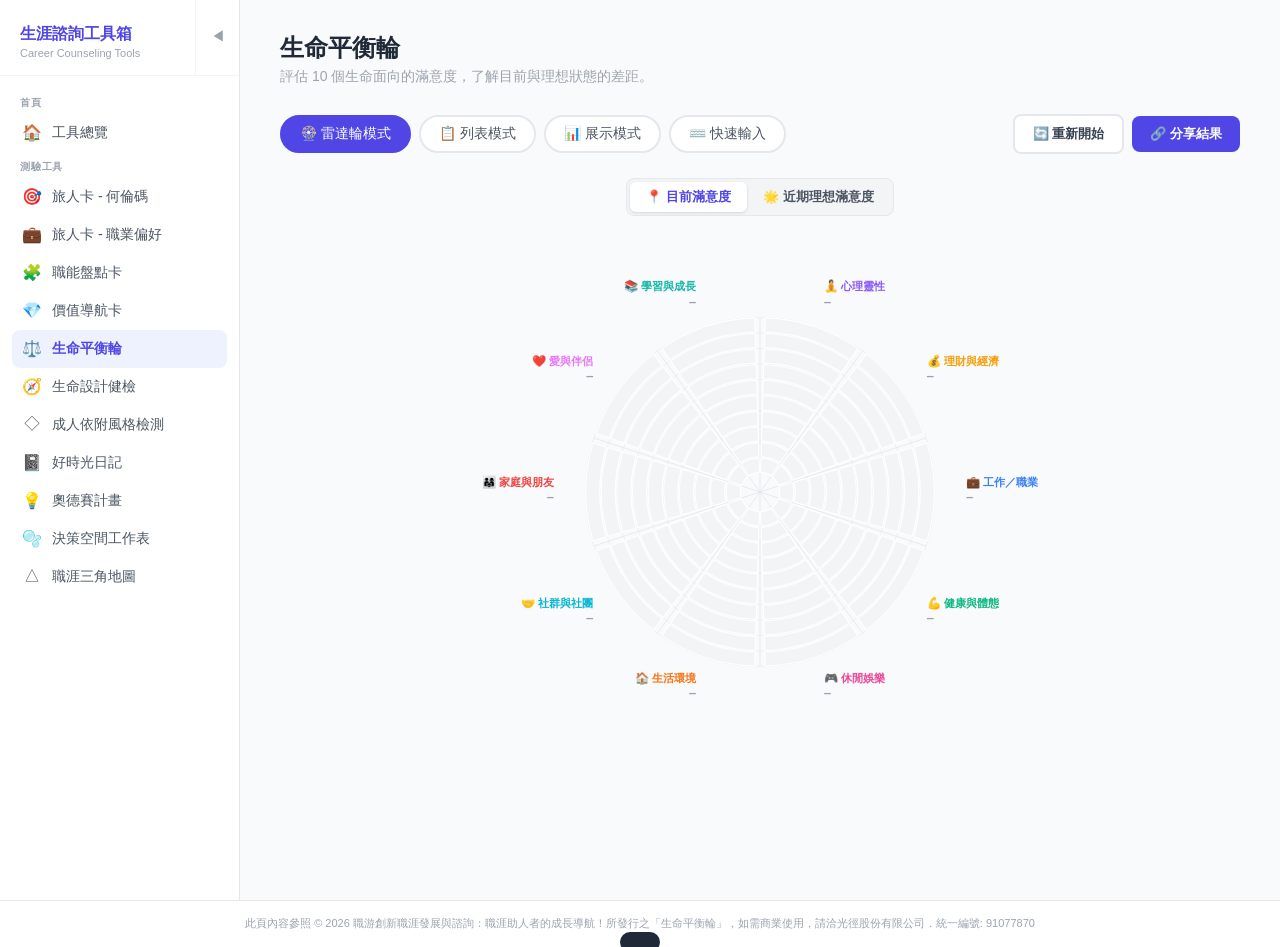
<file: life-balance/index.html>
<!DOCTYPE html>
<html lang="zh-TW">
<head>
  <meta charset="UTF-8">
  <!-- Google tag (gtag.js) -->
  <script async src="https://www.googletagmanager.com/gtag/js?id=G-QTVW5DBYY2"></script>
  <script>
    window.dataLayer = window.dataLayer || [];
    function gtag(){dataLayer.push(arguments);}
    gtag('js', new Date());
    gtag('config', 'G-QTVW5DBYY2');
  </script>
  <meta name="viewport" content="width=device-width, initial-scale=1.0">
  <title>生命平衡輪 – 生涯諮詢工具</title>
  <link rel="stylesheet" href="../assets/css/main.css">
  <link rel="stylesheet" href="../assets/css/life-balance.css">
</head>
<body>

<button class="hamburger" onclick="toggleSidebar()">☰</button>
<div class="sidebar-overlay" id="sidebar-overlay" onclick="toggleSidebar()"></div>

<div class="app-shell">
  <aside class="sidebar" id="sidebar"></aside>

  <main class="main-content">

    <!-- ===== PAGE HEADER ===== -->
    <div class="page-header">
      <h2>生命平衡輪</h2>
      <p>評估 10 個生命面向的滿意度，了解目前與理想狀態的差距。</p>
    </div>

    <!-- ===== MODE BAR ===== -->
    <div class="mode-bar">
      <button class="mode-btn active" id="lb-mode-wheel-btn"
              onclick="switchLbMode('wheel')">🎡 雷達輪模式</button>
      <button class="mode-btn" id="lb-mode-list-btn"
              onclick="switchLbMode('list')">📋 列表模式</button>
      <button class="mode-btn" id="lb-mode-display-btn"
              onclick="switchLbMode('display')">📊 展示模式</button>
      <button class="mode-btn" id="lb-mode-input-btn"
              onclick="switchLbMode('input')">⌨️ 快速輸入</button>
      <div class="mode-spacer"></div>
      <button class="btn btn-outline" onclick="resetAll()">🔄 重新開始</button>
      <button class="btn btn-primary" onclick="shareResult()">🔗 分享結果</button>
    </div>

    <!-- ===== EDIT TOGGLE (wheel + list modes) ===== -->
    <div id="lb-edit-toggle-wrap" style="display:flex; justify-content:center; margin:12px 0 4px;">
      <div class="lb-edit-toggle">
        <button class="lb-toggle-btn active" id="lb-toggle-current"
                onclick="setEditMode('current')">📍 目前滿意度</button>
        <button class="lb-toggle-btn" id="lb-toggle-ideal"
                onclick="setEditMode('ideal')">🌟 近期理想滿意度</button>
      </div>
    </div>

    <!-- ===== WHEEL VIEW ===== -->
    <div id="lb-wheel-view">
      <div class="lb-wheel-container">
        <svg id="lb-wheel-svg" viewBox="0 0 500 500" xmlns="http://www.w3.org/2000/svg"></svg>
      </div>
    </div>

    <!-- ===== LIST VIEW ===== -->
    <div id="lb-list-view" style="display:none;">
      <div class="lb-list-container" id="lb-list-body"></div>
    </div>

    <!-- ===== DISPLAY VIEW ===== -->
    <div id="lb-display-view" style="display:none;">
      <div class="lb-display-container">
        <div class="lb-display-legend">
          <div class="lb-legend-item">
            <div class="lb-legend-line current"></div>
            <span style="color:#4F46E5">目前滿意度</span>
          </div>
          <div class="lb-legend-item">
            <div style="width:28px;height:2px;border-top:2.5px dashed #10B981;"></div>
            <span style="color:#10B981">近期理想滿意度</span>
          </div>
        </div>
        <svg id="lb-display-svg" viewBox="0 0 520 520" xmlns="http://www.w3.org/2000/svg"></svg>
        <div class="lb-display-table-wrap">
          <table class="lb-display-table">
            <thead>
              <tr>
                <th>面向</th>
                <th style="color:#4F46E5">目前</th>
                <th style="color:#10B981">理想</th>
                <th>落差</th>
              </tr>
            </thead>
            <tbody id="lb-display-table"></tbody>
          </table>
        </div>
      </div>
    </div>

    <!-- ===== INPUT VIEW ===== -->
    <div id="lb-input-view" style="display:none;">
      <div class="lb-input-panel">
        <div class="lb-input-panel-intro">
          <strong>諮詢師快速輸入工具：</strong>
          請輸入每個面向的分數（0–10），系統將同步到其他模式。
        </div>
        <div class="lb-input-grid" id="lb-input-grid">
          <!-- injected by JS -->
        </div>
        <div class="lb-input-actions">
          <button class="btn btn-primary" onclick="generateLbURL()">🔗 產生連結</button>
          <button class="btn btn-outline" onclick="clearLbInput()">✕ 清除</button>
        </div>
        <div class="lb-input-result-box" id="lb-input-result-box" style="display:none;">
          <div class="lb-input-result-label">已產生的分享連結</div>
          <div class="lb-input-result-url" id="lb-input-result-url"></div>
          <button class="btn btn-primary" onclick="copyLbInputURL()">📋 複製連結</button>
        </div>
      </div>
    </div>

  </main>
</div>

<div class="toast" id="toast"></div>

<div class="footer">
  <p>此頁內容參照 © 2026 職游創新職涯發展與諮詢：職涯助人者的成長導航！所發行之「生命平衡輪」，如需商業使用，請洽光徑股份有限公司．統一編號: 91077870</p>
</div>

<script src="../assets/js/nav.js"></script>
<script src="../assets/js/life-balance.js"></script>
<script>
  initNav('life-balance', '../');
  initLifeBalance();
</script>
</body>
</html>
</file>
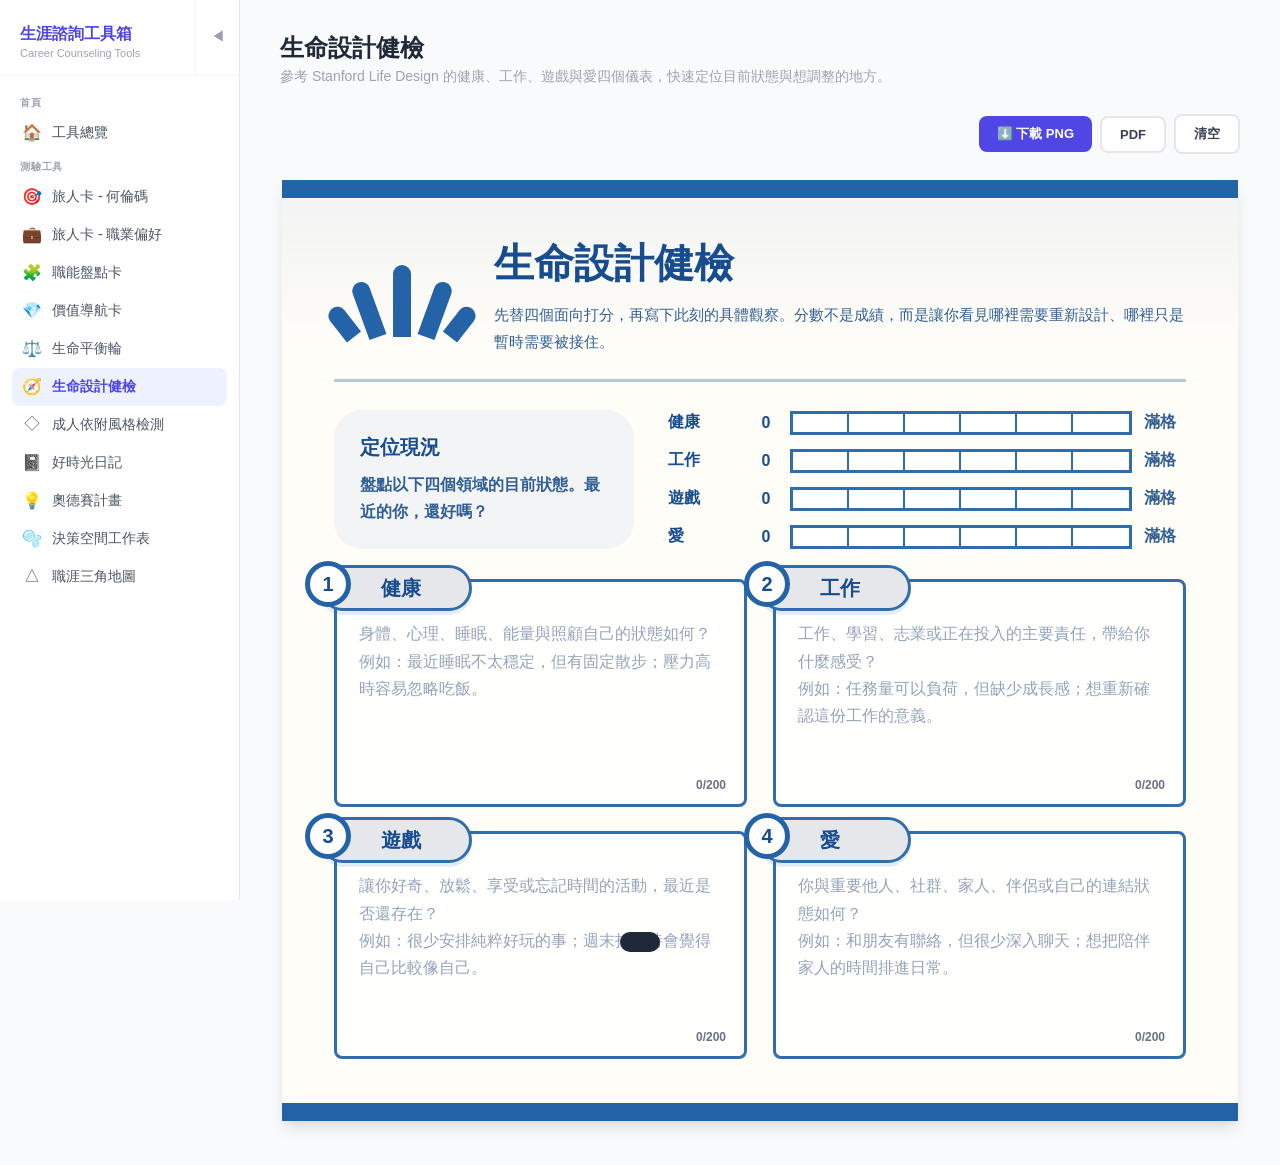
<file: life-design-checkup/index.html>
<!DOCTYPE html>
<html lang="zh-TW">
<head>
  <meta charset="UTF-8">
  <!-- Google tag (gtag.js) -->
  <script async src="https://www.googletagmanager.com/gtag/js?id=G-QTVW5DBYY2"></script>
  <script>
    window.dataLayer = window.dataLayer || [];
    function gtag(){dataLayer.push(arguments);}
    gtag('js', new Date());
    gtag('config', 'G-QTVW5DBYY2');
  </script>
  <meta name="viewport" content="width=device-width, initial-scale=1.0">
  <title>生命設計健檢 – 生涯諮詢工具</title>
  <link rel="stylesheet" href="../assets/css/main.css">
  <link rel="stylesheet" href="../assets/css/life-design-checkup.css">
</head>
<body>

<button class="hamburger" onclick="toggleSidebar()">☰</button>
<div class="sidebar-overlay" id="sidebar-overlay" onclick="toggleSidebar()"></div>

<div class="app-shell">
  <aside class="sidebar" id="sidebar"></aside>

  <main class="main-content">
    <div class="page-header">
      <h2>生命設計健檢</h2>
      <p>參考 Stanford Life Design 的健康、工作、遊戲與愛四個儀表，快速定位目前狀態與想調整的地方。</p>
    </div>

    <div class="mode-bar">
      <div class="mode-spacer"></div>
      <button class="btn btn-primary" type="button" onclick="downloadLifeDesignPng()">⬇️ 下載 PNG</button>
      <button class="btn btn-outline" type="button" onclick="downloadLifeDesignPdf()">PDF</button>
      <button class="btn btn-outline" type="button" onclick="resetLifeDesignCheckup()">清空</button>
    </div>

    <section class="ldc-shell">
      <div class="ldc-sheet-scroll">
        <article class="ldc-sheet" id="life-design-sheet">
          <header class="ldc-sheet-header">
            <div class="ldc-title-mark" aria-hidden="true">
              <span></span><span></span><span></span><span></span><span></span>
            </div>
            <div>
              <h1>生命設計健檢</h1>
              <p>先替四個面向打分，再寫下此刻的具體觀察。分數不是成績，而是讓你看見哪裡需要重新設計、哪裡只是暫時需要被接住。</p>
            </div>
          </header>

          <section class="ldc-score-panel" aria-label="四個生命面向狀態">
            <div class="ldc-prompt">
              <strong>定位現況</strong>
              <span>盤點以下四個領域的目前狀態。最近的你，還好嗎？</span>
            </div>
            <div class="ldc-score-list" id="ldc-score-list"></div>
          </section>

          <section class="ldc-reflection-grid" id="ldc-reflection-grid"></section>
        </article>
      </div>
    </section>
  </main>
</div>

<div class="toast" id="toast"></div>

<script src="../assets/js/nav.js"></script>
<script src="../assets/js/life-design-checkup.js"></script>
<script>
  initNav('life-design-checkup', '../');
  initLifeDesignCheckup();
</script>
</body>
</html>
</file>
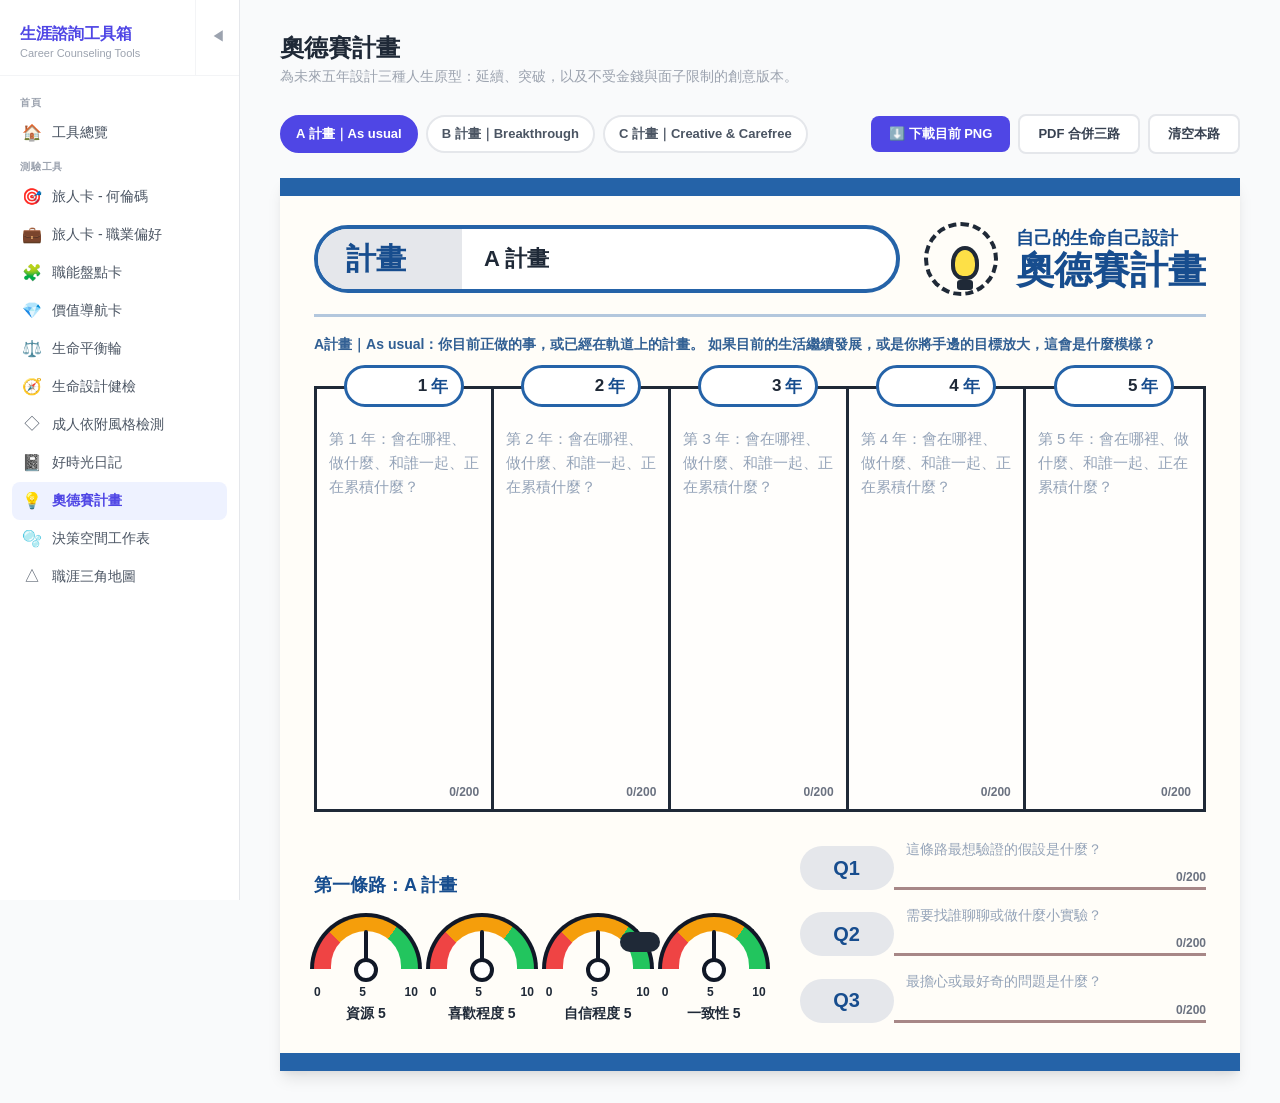
<file: odyssey-plan/index.html>
<!DOCTYPE html>
<html lang="zh-TW">
<head>
  <meta charset="UTF-8">
  <!-- Google tag (gtag.js) -->
  <script async src="https://www.googletagmanager.com/gtag/js?id=G-QTVW5DBYY2"></script>
  <script>
    window.dataLayer = window.dataLayer || [];
    function gtag(){dataLayer.push(arguments);}
    gtag('js', new Date());
    gtag('config', 'G-QTVW5DBYY2');
  </script>
  <meta name="viewport" content="width=device-width, initial-scale=1.0">
  <title>奧德賽計畫 – 生涯諮詢工具</title>
  <link rel="stylesheet" href="../assets/css/main.css">
  <link rel="stylesheet" href="../assets/css/odyssey-plan.css">
</head>
<body>

<button class="hamburger" onclick="toggleSidebar()">☰</button>
<div class="sidebar-overlay" id="sidebar-overlay" onclick="toggleSidebar()"></div>

<div class="app-shell">
  <aside class="sidebar" id="sidebar"></aside>

  <main class="main-content">
    <div class="page-header">
      <h2>奧德賽計畫</h2>
      <p>為未來五年設計三種人生原型：延續、突破，以及不受金錢與面子限制的創意版本。</p>
    </div>

    <div class="mode-bar">
      <div class="odp-tabs" id="odp-tabs"></div>
      <div class="mode-spacer"></div>
      <button class="btn btn-primary" type="button" onclick="downloadOdysseyPng()">⬇️ 下載目前 PNG</button>
      <button class="btn btn-outline" type="button" onclick="downloadOdysseyPdf()">PDF 合併三路</button>
      <button class="btn btn-outline" type="button" onclick="resetOdysseyPlan()">清空本路</button>
    </div>

    <section class="odp-shell">
      <div class="odp-sheet-wrap">
        <article class="odp-sheet" id="odyssey-plan-sheet">
          <header class="odp-sheet-header">
            <label class="odp-plan-name">
              <span>計畫</span>
              <input id="odp-plan-title" type="text" maxlength="40" placeholder="輸入這條路的計畫名稱">
            </label>
            <div class="odp-brand">
              <div class="odp-bulb" aria-hidden="true"></div>
              <div>
                <p>自己的生命自己設計</p>
                <h1>奧德賽計畫</h1>
              </div>
            </div>
          </header>

          <section class="odp-route-note" id="odp-route-note"></section>

          <section class="odp-timeline" id="odp-timeline" aria-label="五年時間軸"></section>

          <section class="odp-bottom-panel">
            <div class="odp-gauge-area">
              <h3 id="odp-route-summary"></h3>
              <div class="odp-gauge-grid" id="odp-gauge-grid"></div>
            </div>
            <div class="odp-question-area">
              <div class="odp-question-list" id="odp-question-list"></div>
            </div>
          </section>
        </article>
      </div>
    </section>
  </main>
</div>

<div class="toast" id="toast"></div>

<script src="../assets/js/nav.js"></script>
<script src="../assets/js/odyssey-plan.js"></script>
<script>
  initNav('odyssey-plan', '../');
  initOdysseyPlan();
</script>
</body>
</html>
</file>
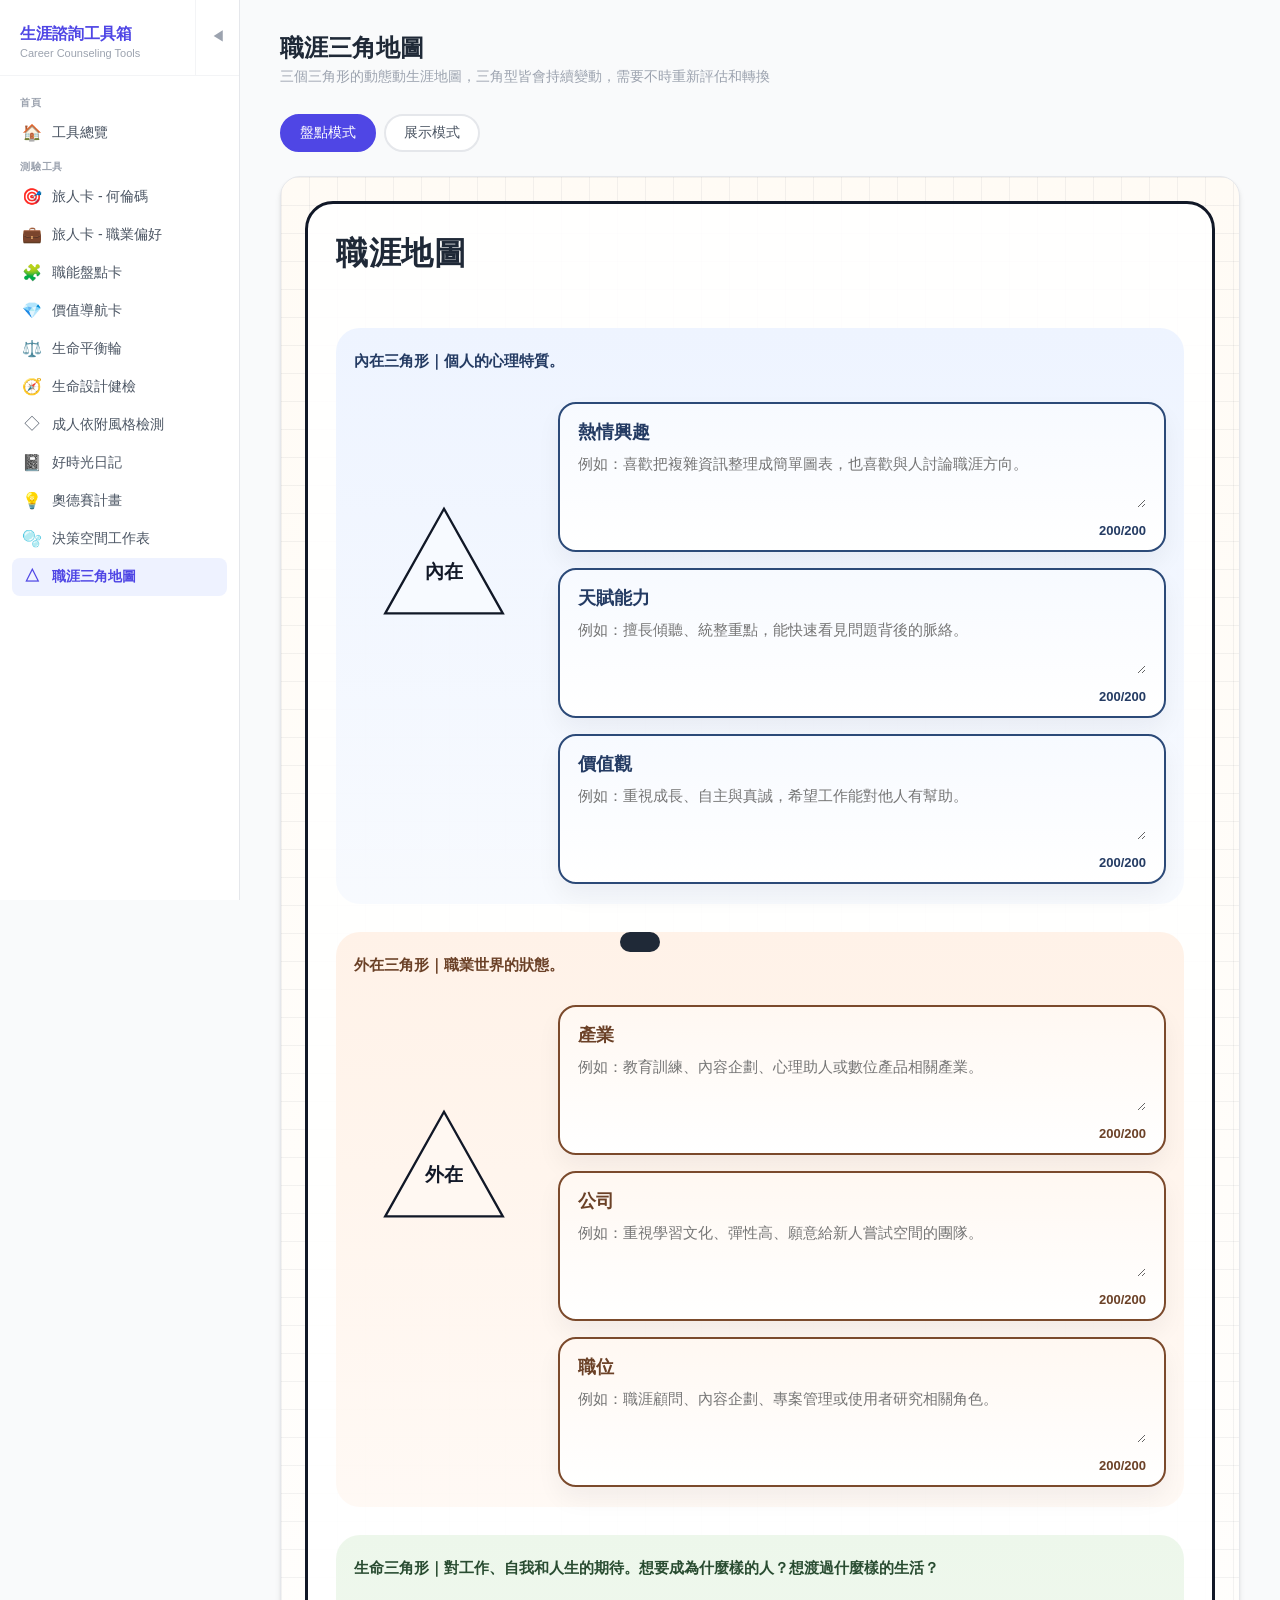
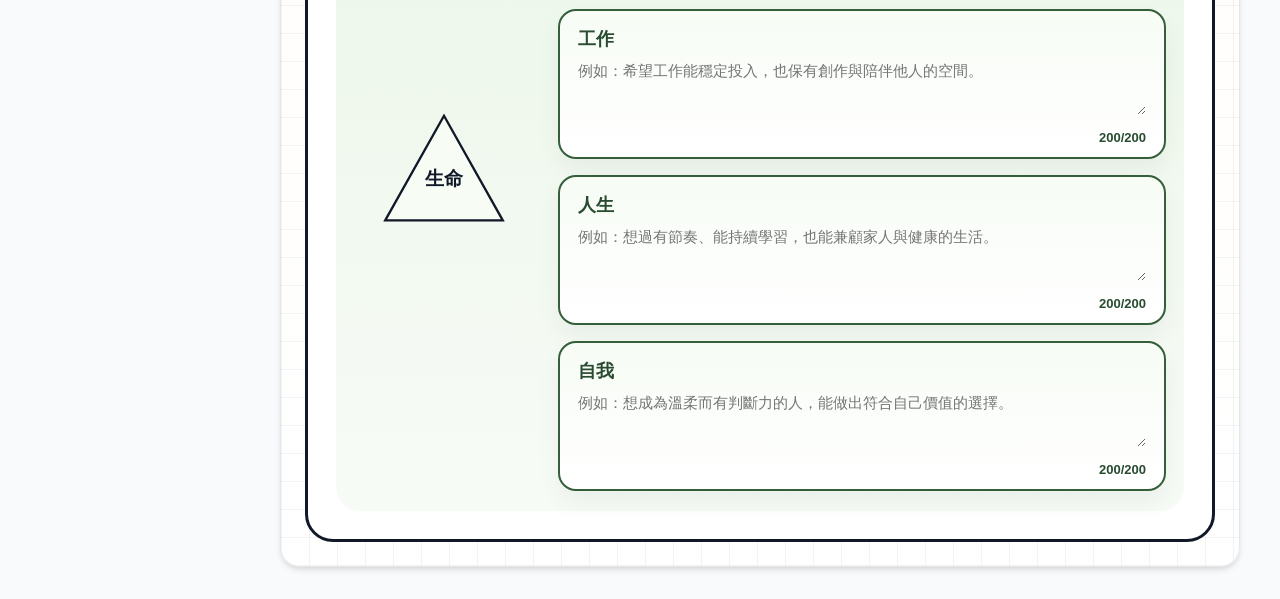
<file: three-triangles-map/index.html>
<!DOCTYPE html>
<html lang="zh-TW">
<head>
  <meta charset="UTF-8">
  <!-- Google tag (gtag.js) -->
  <script async src="https://www.googletagmanager.com/gtag/js?id=G-QTVW5DBYY2"></script>
  <script>
    window.dataLayer = window.dataLayer || [];
    function gtag(){dataLayer.push(arguments);}
    gtag('js', new Date());
    gtag('config', 'G-QTVW5DBYY2');
  </script>
  <meta name="viewport" content="width=device-width, initial-scale=1.0">
  <title>職涯三角地圖 – 生涯諮詢工具</title>
  <link rel="stylesheet" href="../assets/css/main.css">
  <link rel="stylesheet" href="../assets/css/three-triangles-map.css">
</head>
<body>

<button class="hamburger" onclick="toggleSidebar()">☰</button>
<div class="sidebar-overlay" id="sidebar-overlay" onclick="toggleSidebar()"></div>

<div class="app-shell">
  <aside class="sidebar" id="sidebar"></aside>

  <main class="main-content">
    <div class="page-header">
      <h2>職涯三角地圖</h2>
      <p>三個三角形的動態動生涯地圖，三角型皆會持續變動，需要不時重新評估和轉換</p>
    </div>

    <div class="mode-bar">
      <button class="mode-btn active" id="inventory-mode-btn" type="button">盤點模式</button>
      <button class="mode-btn" id="display-mode-btn" type="button">展示模式</button>
      <div class="mode-spacer"></div>
      <button class="btn btn-outline" id="download-csv-btn" type="button" disabled>⬇️ 下載 CSV</button>
      <button class="btn btn-primary" id="download-png-btn" type="button" disabled>⬇️ 下載 PNG</button>
    </div>

    <section class="ttm-shell">
      <div class="ttm-canvas-card" id="three-triangles-map-canvas">
        <div class="ttm-board ttm-board-inventory" id="inventory-board"></div>
        <div class="ttm-board ttm-board-display" id="display-board" hidden></div>
      </div>
    </section>
  </main>
</div>

<div class="toast" id="toast"></div>

<script src="../assets/js/nav.js"></script>
<script src="../assets/js/three-triangles-map.js"></script>
<script>
  initNav('three-triangles-map', '../');
  initThreeTrianglesMap();
</script>
</body>
</html>
</file>
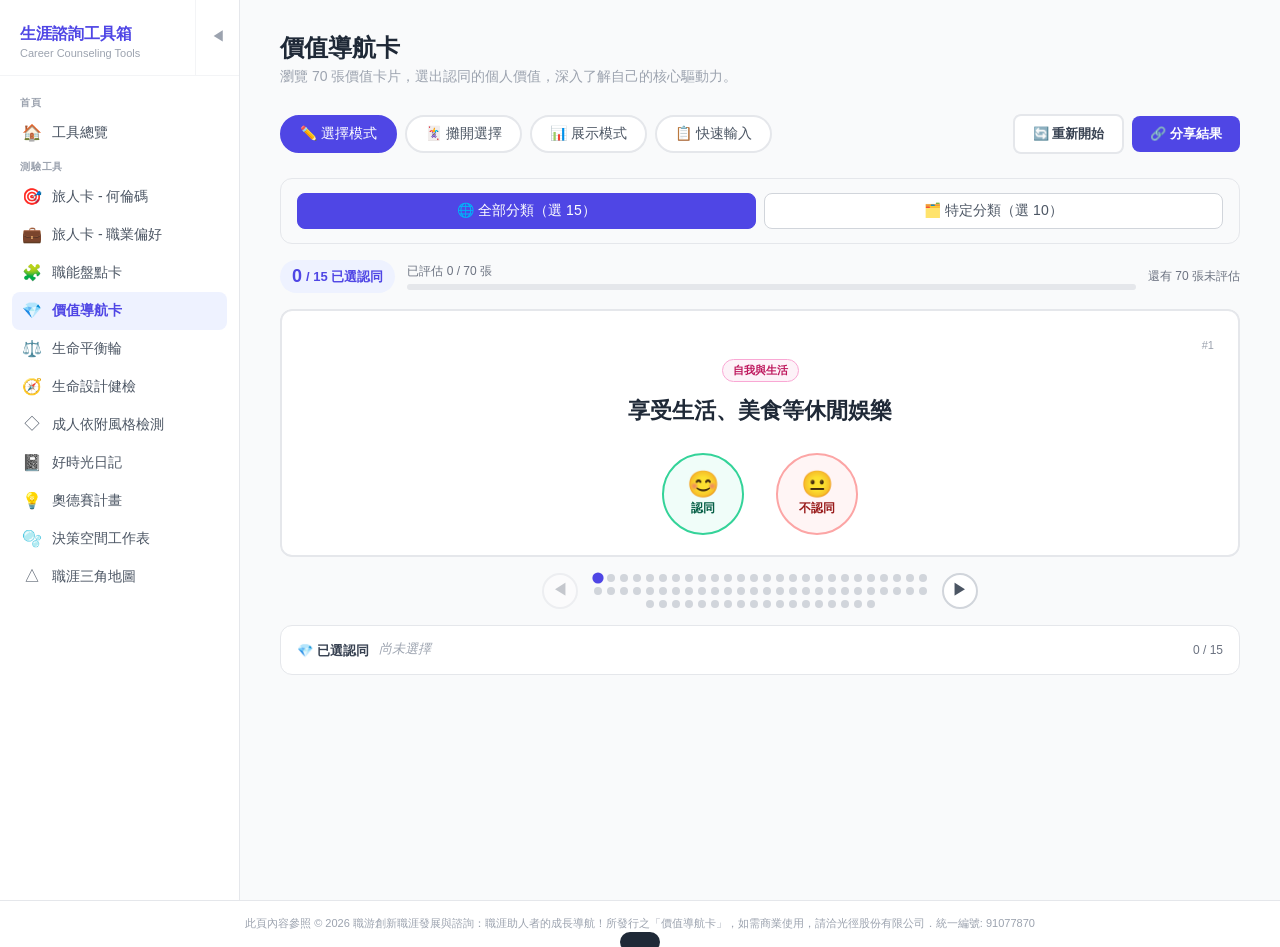
<file: value-navigation/index.html>
<!DOCTYPE html>
<html lang="zh-TW">
<head>
  <meta charset="UTF-8">
  <!-- Google tag (gtag.js) -->
  <script async src="https://www.googletagmanager.com/gtag/js?id=G-QTVW5DBYY2"></script>
  <script>
    window.dataLayer = window.dataLayer || [];
    function gtag(){dataLayer.push(arguments);}
    gtag('js', new Date());
    gtag('config', 'G-QTVW5DBYY2');
  </script>
  <meta name="viewport" content="width=device-width, initial-scale=1.0">
  <title>價值導航卡 – 生涯諮詢工具</title>
  <link rel="stylesheet" href="../assets/css/main.css">
  <link rel="stylesheet" href="../assets/css/value-navigation.css">
  <link rel="stylesheet" href="../assets/css/occupations.css"><!-- reuse input-slot styles -->
</head>
<body>

<button class="hamburger" onclick="toggleSidebar()">☰</button>
<div class="sidebar-overlay" id="sidebar-overlay" onclick="toggleSidebar()"></div>

<div class="app-shell">
  <aside class="sidebar" id="sidebar"></aside>

  <main class="main-content">

    <!-- ===== PAGE HEADER ===== -->
    <div class="page-header">
      <h2>價值導航卡</h2>
      <p>瀏覽 70 張價值卡片，選出認同的個人價值，深入了解自己的核心驅動力。</p>
    </div>

    <!-- ===== MODE BAR ===== -->
    <div class="mode-bar">
      <button class="mode-btn active" id="mode-select-btn"
              onclick="switchMode('select')">✏️ 選擇模式</button>
      <button class="mode-btn" id="mode-spread-btn"
              onclick="switchMode('spread')">🃏 攤開選擇</button>
      <button class="mode-btn" id="mode-display-btn"
              onclick="switchMode('display')">📊 展示模式</button>
      <button class="mode-btn" id="mode-input-btn"
              onclick="switchMode('input')">📋 快速輸入</button>
      <div class="mode-spacer"></div>
      <button class="btn btn-outline" onclick="resetAll()">🔄 重新開始</button>
      <button class="btn btn-primary" onclick="shareResult()">🔗 分享結果</button>
    </div>

    <!-- ===== FILTER BAR (visible in select / spread modes) ===== -->
    <div class="val-filter-bar" id="val-filter-bar">
      <div class="val-submode-toggle">
        <button class="val-sub-btn active" id="val-sub-all"
                onclick="setValSubMode('all')">🌐 全部分類（選 15）</button>
        <button class="val-sub-btn" id="val-sub-cat"
                onclick="setValSubMode('cat')">🗂️ 特定分類（選 10）</button>
      </div>
      <div class="val-cat-tabs" id="val-cat-tabs" style="display:none;"></div>
    </div>

    <!-- ===== SELECT VIEW ===== -->
    <div id="val-select-view">

      <!-- Status bar -->
      <div class="val-status-bar">
        <div class="val-counter-badge" id="val-liked-counter">
          <span class="badge-num">0</span>
          <span class="val-max-label">/ 15 已選認同</span>
        </div>
        <div class="val-progress-wrap">
          <div class="val-progress-label" id="val-progress-label">已評估 0 / 70 張</div>
          <div class="val-progress-bar">
            <div class="val-progress-fill" id="val-progress-fill" style="width:0%"></div>
          </div>
        </div>
        <div class="val-remaining-text" id="val-remaining-text">還有 70 張未評估</div>
      </div>

      <!-- Complete banner -->
      <div class="val-complete-banner" id="val-complete-banner" style="display:none;">
        <h3>🎉 所有卡片評估完畢！</h3>
        <p>切換到「展示模式」查看結果，或點「分享結果」產生連結。</p>
      </div>

      <!-- Carousel -->
      <div class="val-cards-viewport" id="val-cards-viewport">
        <div class="val-cards-track" id="val-cards-track">
          <!-- cards injected by JS -->
        </div>
      </div>

      <!-- Carousel nav -->
      <div class="val-carousel-nav">
        <button class="val-arrow-btn" id="val-prev-btn" onclick="prevCard()">◀</button>
        <div class="val-dots-wrap" id="val-carousel-dots"></div>
        <button class="val-arrow-btn" id="val-next-btn" onclick="nextCard()">▶</button>
      </div>

      <!-- Liked chips -->
      <div class="val-chips-section">
        <div class="val-chip-row">
          <span class="val-chip-label">💎 已選認同</span>
          <div class="val-chips-container" id="val-liked-chips">
            <span class="val-chips-empty">尚未選擇</span>
          </div>
          <span class="val-chip-count" id="val-chips-count">0 / 15</span>
        </div>
      </div>

    </div><!-- /val-select-view -->

    <!-- ===== SPREAD VIEW ===== -->
    <div id="val-spread-view" style="display:none;">

      <!-- Summary chips -->
      <div class="val-chips-section" style="margin-bottom:20px">
        <div class="val-chip-row">
          <span class="val-chip-label">💎 已選認同</span>
          <div class="val-chips-container" id="val-spr-liked-chips">
            <span class="val-chips-empty">尚未選擇</span>
          </div>
          <span class="val-chip-count" id="val-spr-liked-count">0 / 15</span>
        </div>
      </div>

      <!-- All cards grid -->
      <div class="val-spread-grid" id="val-spread-grid">
        <!-- injected by JS -->
      </div>

    </div><!-- /val-spread-view -->

    <!-- ===== INPUT VIEW ===== -->
    <div id="val-input-view" style="display:none;">
      <div class="val-input-panel">

        <div class="val-input-panel-intro">
          <strong>諮詢師快速輸入工具：</strong>
          請輸入最多 <strong id="val-input-intro-count">15</strong> 個認同的價值編號（參考選擇模式中卡片右上角的 # 編號），系統將自動驗證並產生分享連結。
        </div>

        <div class="input-slots-grid" id="val-input-slots-grid">
          <!-- slots injected by JS -->
        </div>

        <div class="input-actions">
          <button class="btn btn-primary" onclick="generateInputURL()">🔗 產生連結</button>
          <button class="btn btn-outline" onclick="clearInputPanel()">✕ 清除</button>
          <span class="input-error-summary" id="val-input-error-summary"></span>
        </div>

        <div class="input-result-box" id="val-input-result-box">
          <div class="input-result-label">已產生的分享連結</div>
          <div class="input-result-url" id="val-input-result-url"></div>
          <div class="input-result-names" id="val-input-result-names"></div>
          <button class="btn btn-primary" onclick="copyInputURL()">📋 複製連結</button>
        </div>

      </div>
    </div><!-- /val-input-view -->

    <!-- ===== DISPLAY VIEW ===== -->
    <div id="val-display-view" style="display:none;">
      <div class="val-display-header">
        <h3>認同的價值</h3>
        <span class="val-display-liked-count" id="val-display-liked-count">共 0 個價值</span>
      </div>
      <div class="val-display-grid" id="val-display-grid">
        <!-- cards injected by JS -->
      </div>
    </div><!-- /val-display-view -->

  </main>
</div><!-- /app-shell -->

<div class="toast" id="toast"></div>

<div class="footer">
  <p>此頁內容參照 © 2026 職游創新職涯發展與諮詢：職涯助人者的成長導航！所發行之「價值導航卡」，如需商業使用，請洽光徑股份有限公司．統一編號: 91077870 </p>
</div>

<script src="../assets/js/nav.js"></script>
<script src="../assets/js/value-navigation.js"></script>
<script>
  initNav('value-navigation', '../');
  initValueNavigation();
</script>
</body>
</html>
</file>
<file: assets/css/main.css>
/* ===== CSS VARIABLES ===== */
:root {
  --primary:       #4F46E5;
  --primary-light: #EEF2FF;
  --primary-dark:  #3730A3;
  --sidebar-width: 240px;
  --sidebar-collapsed-width: 88px;
  --main-padding-x: 40px;
  --main-padding-collapsed-x: 24px;
  --gray-50:  #F9FAFB;
  --gray-100: #F3F4F6;
  --gray-200: #E5E7EB;
  --gray-300: #D1D5DB;
  --gray-400: #9CA3AF;
  --gray-600: #4B5563;
  --gray-700: #374151;
  --gray-800: #1F2937;
  --radius:   12px;
  --shadow:    0 4px 6px -1px rgba(0,0,0,.10), 0 2px 4px -1px rgba(0,0,0,.06);
  --shadow-lg: 0 10px 15px -3px rgba(0,0,0,.10), 0 4px 6px -2px rgba(0,0,0,.05);
}

/* ===== RESET ===== */
*, *::before, *::after { box-sizing: border-box; margin: 0; padding: 0; }

body {
  font-family: -apple-system, BlinkMacSystemFont, 'Segoe UI',
               'PingFang TC', 'Noto Sans TC', sans-serif;
  background: var(--gray-50);
  color: var(--gray-800);
  min-height: 100vh;
}

/* ===== APP SHELL ===== */
.app-shell {
  display: flex;
  min-height: 100vh;
}

/* ===== SIDEBAR ===== */
.sidebar {
  width: var(--sidebar-width);
  background: white;
  border-right: 1px solid var(--gray-200);
  display: flex;
  flex-direction: column;
  flex-shrink: 0;
  position: sticky;
  top: 0;
  height: 100vh;
  overflow-y: auto;
  transition: width .2s ease;
}

.sidebar-header {
  display: flex;
  align-items: stretch;
  border-bottom: 1px solid var(--gray-100);
}

.sidebar-logo {
  padding: 24px 20px 16px;
  flex: 1;
}

.sidebar-brand-text {
  min-width: 0;
}

.sidebar-logo h1 {
  font-size: 16px;
  font-weight: 700;
  color: var(--primary);
  line-height: 1.3;
}

.sidebar-logo p {
  font-size: 11px;
  color: var(--gray-400);
  margin-top: 2px;
}

.sidebar-collapse-btn {
  width: 44px;
  border: none;
  border-left: 1px solid var(--gray-100);
  background: white;
  color: var(--gray-400);
  cursor: pointer;
  transition: background .15s ease, color .15s ease;
}

.sidebar-collapse-btn:hover {
  background: var(--gray-100);
  color: var(--gray-700);
}

.sidebar-collapse-icon {
  display: inline-flex;
  align-items: center;
  justify-content: center;
  font-size: 14px;
}

.sidebar-nav {
  padding: 12px;
  flex: 1;
}

.nav-section-label {
  font-size: 10px;
  font-weight: 600;
  letter-spacing: .08em;
  text-transform: uppercase;
  color: var(--gray-400);
  padding: 8px 8px 4px;
}

.nav-item {
  display: flex;
  align-items: center;
  gap: 10px;
  padding: 9px 10px;
  border-radius: 8px;
  font-size: 14px;
  color: var(--gray-600);
  text-decoration: none;
  transition: all .15s;
  user-select: none;
}

.nav-text {
  white-space: nowrap;
}

.nav-item:hover {
  background: var(--gray-100);
  color: var(--gray-800);
}

.nav-item.active {
  background: var(--primary-light);
  color: var(--primary);
  font-weight: 600;
}

.nav-icon {
  width: 20px;
  height: 20px;
  display: flex;
  align-items: center;
  justify-content: center;
  font-size: 16px;
  flex-shrink: 0;
}

/* ===== MAIN CONTENT ===== */
.main-content {
  flex: 1;
  overflow-y: auto;
  padding: 32px var(--main-padding-x);
  transition: padding .2s ease;
}

.app-shell.sidebar-collapsed .sidebar {
  width: var(--sidebar-collapsed-width);
}

.app-shell.sidebar-collapsed .sidebar-brand-text,
.app-shell.sidebar-collapsed .nav-section-label,
.app-shell.sidebar-collapsed .nav-text {
  display: none;
}

.app-shell.sidebar-collapsed .sidebar-logo {
  padding-left: 12px;
  padding-right: 12px;
}

.app-shell.sidebar-collapsed .sidebar-nav {
  padding-left: 10px;
  padding-right: 10px;
}

.app-shell.sidebar-collapsed .nav-item {
  justify-content: center;
  gap: 0;
  padding-left: 0;
  padding-right: 0;
}

.app-shell.sidebar-collapsed .main-content {
  padding-left: var(--main-padding-collapsed-x);
  padding-right: var(--main-padding-collapsed-x);
}

/* ===== PAGE HEADER ===== */
.page-header {
  margin-bottom: 28px;
}

.page-header h2 {
  font-size: 24px;
  font-weight: 700;
  color: var(--gray-800);
}

.page-header p {
  font-size: 14px;
  color: var(--gray-400);
  margin-top: 4px;
}

/* ===== HOME GRID ===== */
.home-grid {
  display: grid;
  grid-template-columns: repeat(auto-fill, minmax(260px, 1fr));
  gap: 20px;
}

.tool-card {
  background: white;
  border: 1px solid var(--gray-200);
  border-radius: var(--radius);
  padding: 24px;
  text-decoration: none;
  color: inherit;
  display: block;
  transition: all .2s;
  box-shadow: var(--shadow);
}

.tool-card:hover {
  transform: translateY(-2px);
  box-shadow: var(--shadow-lg);
  border-color: var(--primary);
}

.tool-card-icon {
  font-size: 32px;
  margin-bottom: 12px;
}

.tool-card h3 {
  font-size: 16px;
  font-weight: 600;
  margin-bottom: 6px;
}

.tool-card p {
  font-size: 13px;
  color: var(--gray-400);
  line-height: 1.5;
}

/* ===== MODE BAR (shared across all tool pages) ===== */
.mode-bar {
  display: flex;
  align-items: center;
  gap: 8px;
  margin-bottom: 24px;
  flex-wrap: wrap;
}

.mode-btn {
  padding: 8px 18px;
  border-radius: 999px;
  border: 2px solid var(--gray-200);
  background: white;
  font-size: 14px;
  font-weight: 500;
  color: var(--gray-600);
  cursor: pointer;
  transition: all .15s;
}
.mode-btn:hover  { border-color: var(--primary); color: var(--primary); }
.mode-btn.active { background: var(--primary); border-color: var(--primary); color: white; }
.mode-spacer     { flex: 1; }

/* ===== SHARED BUTTONS ===== */
.btn {
  padding: 9px 18px;
  border-radius: 8px;
  border: none;
  font-size: 13px;
  font-weight: 600;
  cursor: pointer;
  display: inline-flex;
  align-items: center;
  gap: 6px;
  transition: all .15s;
  text-decoration: none;
}

.btn-primary   { background: var(--primary); color: white; }
.btn-primary:hover { background: var(--primary-dark); }

.btn-outline {
  background: white;
  border: 2px solid var(--gray-200);
  color: var(--gray-700);
}
.btn-outline:hover { border-color: var(--primary); color: var(--primary); }

/* ===== TOAST ===== */
.toast {
  position: fixed;
  bottom: 28px;
  left: 50%;
  transform: translateX(-50%) translateY(80px);
  background: var(--gray-800);
  color: white;
  padding: 10px 20px;
  border-radius: 999px;
  font-size: 13px;
  font-weight: 500;
  transition: transform .3s ease;
  z-index: 1000;
  pointer-events: none;
  white-space: nowrap;
}
.toast.show { transform: translateX(-50%) translateY(0); }

/* ===== MOBILE HAMBURGER ===== */
.hamburger {
  display: none;
  position: fixed;
  top: 12px;
  left: 12px;
  z-index: 200;
  width: 38px;
  height: 38px;
  border-radius: 8px;
  background: white;
  border: 1px solid var(--gray-200);
  cursor: pointer;
  align-items: center;
  justify-content: center;
  font-size: 18px;
  box-shadow: var(--shadow);
}

.sidebar-overlay {
  display: none;
  position: fixed;
  inset: 0;
  background: rgba(0,0,0,.3);
  z-index: 99;
}

/* ===== FOOTER ===== */
.footer {
  border-top: 1px solid var(--gray-200);
  background: white;
  padding: 14px 40px;
  font-size: 11px;
  color: var(--gray-400);
  line-height: 1.6;
  text-align: center;
}

/* ===== RESPONSIVE ===== */
@media (max-width: 768px) {
  .hamburger { display: flex; }
  .sidebar-overlay.open { display: block; }
  .sidebar-collapse-btn { display: none; }

  .sidebar {
    position: fixed;
    left: -260px;
    top: 0;
    z-index: 100;
    transition: left .3s;
    height: 100vh;
  }
  .sidebar.open { left: 0; }

  .main-content {
    padding: 20px 16px;
    padding-top: 60px;
  }

  .footer { padding: 14px 16px; }
}

@media (min-width: 769px) and (max-width: 1100px) {
  .main-content { padding: 28px; }

  .app-shell.sidebar-collapsed .main-content {
    padding-left: 20px;
    padding-right: 20px;
  }
}
</file>
<file: assets/css/adult-attachment.css>
:root {
  --aa-ink: #243044;
  --aa-muted: #667085;
  --aa-line: #d8dde8;
  --aa-soft: #f5f7fb;
  --aa-blue: #2f80b7;
  --aa-teal: #15847b;
  --aa-amber: #b7791f;
  --aa-rose: #b44a62;
}

.attachment-layout {
  display: grid;
  grid-template-columns: minmax(0, 1.25fr) minmax(360px, .75fr);
  gap: 20px;
  align-items: start;
}

.attachment-panel {
  background: white;
  border: 1px solid var(--gray-200);
  border-radius: 8px;
  box-shadow: var(--shadow);
}

.attachment-questions {
  overflow: hidden;
}

.attachment-panel-header {
  padding: 22px 24px 18px;
  border-bottom: 1px solid var(--gray-100);
}

.attachment-kicker {
  display: block;
  margin-bottom: 6px;
  color: var(--primary);
  font-size: 11px;
  font-weight: 800;
  letter-spacing: .08em;
  text-transform: uppercase;
}

.attachment-panel-header h3 {
  color: var(--aa-ink);
  font-size: 18px;
  font-weight: 800;
}

.attachment-panel-header p {
  margin-top: 7px;
  color: var(--aa-muted);
  font-size: 13px;
  line-height: 1.6;
}

.attachment-scale-head,
.attachment-question {
  display: grid;
  grid-template-columns: minmax(190px, 1.35fr) repeat(6, minmax(40px, .45fr));
  gap: 8px;
  align-items: center;
}

.attachment-scale-head {
  position: sticky;
  top: 0;
  z-index: 2;
  padding: 12px 18px;
  background: #fbfcff;
  border-bottom: 1px solid var(--gray-200);
  color: var(--aa-muted);
  font-size: 11px;
  font-weight: 700;
  line-height: 1.35;
  text-align: center;
}

.attachment-form {
  display: grid;
}

.attachment-question {
  padding: 14px 18px;
  min-inline-size: 0;
  border: none;
  border-bottom: 1px solid var(--gray-100);
}

.attachment-question:last-child {
  border-bottom: none;
}

.attachment-question legend {
  float: left;
  width: 100%;
  padding: 0;
}

.attachment-question::after {
  content: "";
  display: block;
  clear: both;
}

.attachment-question.is-missing {
  background: #fff7ed;
}

.attachment-question-text {
  display: flex;
  gap: 10px;
  min-width: 0;
  color: var(--aa-ink);
  font-size: 14px;
  line-height: 1.55;
}

.attachment-question-number {
  color: var(--primary);
  font-weight: 800;
  flex: 0 0 auto;
}

.attachment-choice {
  display: flex;
  justify-content: center;
}

.attachment-choice input {
  position: absolute;
  opacity: 0;
  pointer-events: none;
}

.attachment-choice span {
  width: 30px;
  height: 30px;
  border: 2px solid var(--gray-300);
  border-radius: 50%;
  background: white;
  cursor: pointer;
  transition: background .15s, border-color .15s, transform .15s;
}

.attachment-choice:hover span {
  border-color: var(--primary);
  transform: scale(1.06);
}

.attachment-choice input:checked + span {
  border-color: var(--primary);
  background: radial-gradient(circle at center, var(--primary) 0 45%, white 48%);
}

.attachment-results {
  display: grid;
  gap: 20px;
  position: sticky;
  top: 24px;
}

.attachment-chart-wrap {
  padding: 18px 18px 6px;
}

.attachment-chart {
  display: block;
  width: 100%;
  height: auto;
  min-height: 300px;
}

.attachment-score-grid {
  display: grid;
  grid-template-columns: repeat(2, minmax(0, 1fr));
  gap: 10px;
  padding: 0 18px 20px;
}

.attachment-score-card {
  border: 1px solid var(--gray-200);
  border-radius: 8px;
  padding: 12px;
  background: var(--aa-soft);
}

.attachment-score-card strong {
  display: block;
  color: var(--aa-ink);
  font-size: 13px;
}

.attachment-score-card span {
  display: block;
  margin-top: 4px;
  color: var(--aa-muted);
  font-size: 12px;
}

.attachment-score-card b {
  color: var(--primary);
  font-size: 20px;
}

.attachment-report-body {
  padding: 18px 24px 22px;
  color: var(--aa-ink);
  font-size: 14px;
  line-height: 1.75;
}

.attachment-report-body h4 {
  margin-bottom: 8px;
  color: var(--aa-ink);
  font-size: 18px;
}

.attachment-report-body p + p {
  margin-top: 12px;
}

.attachment-note {
  padding: 12px 14px;
  border-left: 4px solid var(--primary);
  background: var(--primary-light);
  color: var(--gray-700);
}

.attachment-report-list {
  margin-top: 12px;
  padding-left: 18px;
}

.attachment-report-list li {
  margin: 6px 0;
}

.btn:disabled {
  opacity: .45;
  cursor: not-allowed;
}

.btn:disabled:hover {
  border-color: var(--gray-200);
  color: var(--gray-700);
}

@media (max-width: 1180px) {
  .attachment-layout {
    grid-template-columns: 1fr;
  }

  .attachment-results {
    position: static;
  }
}

@media (max-width: 860px) {
  .attachment-scale-head {
    display: none;
  }

  .attachment-question {
    grid-template-columns: 1fr;
    gap: 12px;
  }

  .attachment-choice {
    justify-content: flex-start;
  }

  .attachment-choice::before {
    content: attr(data-label);
    min-width: 86px;
    color: var(--aa-muted);
    font-size: 12px;
    line-height: 30px;
  }

  .attachment-choice span {
    width: 28px;
    height: 28px;
  }
}

@media (max-width: 520px) {
  .attachment-panel-header,
  .attachment-report-body {
    padding-left: 18px;
    padding-right: 18px;
  }

  .attachment-score-grid {
    grid-template-columns: 1fr;
  }
}
</file>
<file: assets/css/decision-space-worksheet.css>
.dsw-page {
  display: flex;
  justify-content: center;
}

.dsw-card {
  width: min(100%, 980px);
  display: flex;
  flex-direction: column;
  gap: 18px;
}

.dsw-stage-note {
  padding: 0 4px;
  font-size: 14px;
  color: var(--gray-600);
  line-height: 1.7;
}

.dsw-form-panel {
  display: grid;
  grid-template-columns: minmax(0, 1fr) auto;
  gap: 14px;
  align-items: end;
  background: white;
  border: 1px solid var(--gray-200);
  border-radius: 16px;
  padding: 18px 20px;
  box-shadow: var(--shadow);
}

.dsw-field {
  display: flex;
  flex-direction: column;
  gap: 8px;
}

.dsw-field span {
  min-height: 20px;
  font-size: 13px;
  font-weight: 700;
  color: var(--gray-700);
}

.dsw-field textarea {
  width: 100%;
  resize: none;
  border: 2px solid var(--gray-300);
  border-radius: 12px;
  padding: 12px 14px;
  font-size: 16px;
  font-weight: 600;
  color: var(--gray-800);
  outline: none;
  transition: border-color 0.15s, box-shadow 0.15s;
}

.dsw-field textarea:focus {
  border-color: var(--primary);
  box-shadow: 0 0 0 4px rgba(79, 70, 229, 0.12);
}

.dsw-form-actions {
  display: flex;
  gap: 10px;
  flex-wrap: wrap;
  justify-content: flex-end;
}

.dsw-form-actions .btn[disabled] {
  opacity: 0.45;
  cursor: not-allowed;
}

.dsw-stage-scroll {
  overflow: auto;
  padding-bottom: 8px;
}

.dsw-stage {
  width: 920px;
  height: 600px;
  position: relative;
  border: 3px solid var(--gray-800);
  border-radius: 24px;
  background:
    radial-gradient(circle at top left, rgba(79, 70, 229, 0.05), transparent 32%),
    linear-gradient(180deg, #ffffff 0%, #f9fafb 100%);
  box-shadow: var(--shadow-lg);
  overflow: hidden;
}

.dsw-stage-inner {
  position: absolute;
  inset: 0;
}

.dsw-empty-state {
  position: absolute;
  inset: 0;
  display: flex;
  flex-direction: column;
  align-items: center;
  justify-content: center;
  gap: 8px;
  color: var(--gray-400);
  text-align: center;
  padding: 24px;
  pointer-events: none;
}

.dsw-empty-state strong {
  font-size: 20px;
  color: var(--gray-600);
}

.dsw-empty-state span {
  font-size: 14px;
  max-width: 360px;
  line-height: 1.7;
}

.career-bubble {
  position: absolute;
  display: flex;
  align-items: center;
  justify-content: center;
  border-radius: 50%;
  border: 3px solid var(--gray-800);
  background: rgba(255, 255, 255, 0.97);
  box-shadow: 0 18px 30px rgba(15, 23, 42, 0.10);
  cursor: grab;
  user-select: none;
  touch-action: none;
  transition: box-shadow 0.15s, transform 0.15s, border-color 0.15s;
}

.career-bubble:hover {
  transform: translateY(-2px);
}

.career-bubble.is-selected {
  border-color: var(--primary);
  box-shadow: 0 0 0 6px rgba(79, 70, 229, 0.12), 0 18px 30px rgba(15, 23, 42, 0.16);
}

.career-bubble.is-dragging,
.career-bubble.is-resizing {
  cursor: grabbing;
  transition: none;
}

.career-bubble-label {
  width: calc(100% - 22px);
  text-align: center;
  font-size: 20px;
  font-weight: 800;
  line-height: 1.25;
  word-break: break-word;
  pointer-events: none;
}

.bubble-resize-handle {
  position: absolute;
  right: 10px;
  bottom: 10px;
  width: 18px;
  height: 18px;
  border-radius: 50%;
  background: var(--primary);
  border: 2px solid white;
  box-shadow: 0 4px 12px rgba(79, 70, 229, 0.25);
  cursor: nwse-resize;
}

.dsw-bubble-toolbar {
  position: absolute;
  right: 20px;
  bottom: 20px;
  display: flex;
  flex-direction: column;
  gap: 10px;
  padding: 14px;
  background: rgba(255, 255, 255, 0.95);
  border: 2px solid var(--gray-800);
  border-radius: 18px;
  box-shadow: var(--shadow);
}

.dsw-bubble-toolbar .btn {
  min-width: 92px;
  justify-content: center;
}

.dsw-danger-btn {
  border-color: #fecaca;
  color: #b91c1c;
}

.dsw-danger-btn:hover {
  border-color: #ef4444;
  color: #ef4444;
}

@media (max-width: 768px) {
  .dsw-form-panel {
    grid-template-columns: 1fr;
  }

  .dsw-form-actions {
    justify-content: stretch;
  }

  .dsw-form-actions .btn {
    flex: 1 1 120px;
    justify-content: center;
  }

  .dsw-stage {
    width: 920px;
    height: 760px;
  }

  .dsw-bubble-toolbar {
    right: 16px;
    bottom: 16px;
  }
}
</file>
<file: assets/css/good-time-journal.css>
:root {
  --gtj-blue: #2563a8;
  --gtj-blue-dark: #174d8e;
  --gtj-border: #7f9bd1;
  --gtj-paper: #fffdf8;
  --gtj-ink: #1f3f6f;
  --gtj-red: #ef4444;
  --gtj-yellow: #f59e0b;
  --gtj-green: #22c55e;
}

.gtj-date-field {
  display: inline-flex;
  align-items: center;
  gap: 8px;
  padding: 7px 12px;
  border: 2px solid var(--gray-200);
  border-radius: 8px;
  background: white;
  color: var(--gray-700);
  font-size: 13px;
  font-weight: 700;
}

.gtj-date-field input {
  border: none;
  outline: none;
  color: var(--gray-800);
  font: inherit;
}

.gtj-shell {
  display: flex;
  justify-content: center;
}

.gtj-sheet-wrap {
  width: 100%;
  max-width: 100%;
}

.gtj-sheet {
  width: min(100%, 1120px);
  aspect-ratio: 1.414 / 1;
  margin: 0 auto;
  padding: 26px 58px 34px;
  background: var(--gtj-paper);
  border-top: 18px solid var(--gtj-blue);
  border-bottom: 18px solid var(--gtj-blue);
  box-shadow: var(--shadow-lg);
  color: var(--gtj-ink);
}

.gtj-sheet-header {
  display: grid;
  grid-template-columns: 86px minmax(0, 1fr) auto;
  gap: 20px;
  align-items: center;
  padding-bottom: 18px;
  border-bottom: 3px solid rgba(37, 99, 168, 0.35);
}

.gtj-diary-icon {
  width: 68px;
  height: 86px;
  position: relative;
  display: flex;
  flex-direction: column;
  align-items: center;
  gap: 5px;
  padding-top: 8px;
  border: 4px solid #315f93;
  border-left: 10px solid #eab308;
  border-radius: 10px;
  background: linear-gradient(180deg, #79b0df 0%, #5b8fc8 100%);
  box-shadow: 0 5px 0 rgba(37, 99, 168, 0.18);
  color: #1f3f6f;
  font-size: 12px;
  font-weight: 900;
}

.gtj-diary-icon i {
  width: 34px;
  height: 7px;
  border-radius: 999px;
  background: #facc15;
}

.gtj-diary-icon i:nth-child(3) {
  width: 28px;
  background: #ffffff;
}

.gtj-diary-icon i:nth-child(4) {
  width: 38px;
  background: #ef4444;
}

.gtj-kicker {
  font-size: 22px;
  font-weight: 800;
  color: var(--gtj-blue-dark);
}

.gtj-sheet-header h1 {
  margin-top: 2px;
  font-size: 44px;
  font-weight: 800;
  letter-spacing: 0;
  color: var(--gtj-blue-dark);
}

.gtj-intro {
  max-width: 720px;
  margin-top: 6px;
  font-size: 14px;
  line-height: 1.7;
  color: #315f93;
}

.gtj-display-date {
  justify-self: end;
  align-self: start;
  padding: 8px 16px;
  border-radius: 999px;
  background: var(--gtj-blue);
  color: white;
  font-size: 15px;
  font-weight: 800;
  white-space: nowrap;
}

.gtj-board {
  position: relative;
  padding-top: 70px;
}

.gtj-column-title {
  position: absolute;
  top: 20px;
  min-width: 220px;
  padding: 12px 28px;
  border-radius: 999px;
  background: var(--gtj-blue);
  color: white;
  text-align: center;
  font-size: 20px;
  font-weight: 800;
  box-shadow: 0 4px 0 rgba(37, 99, 168, 0.12);
}

.gtj-column-title.is-good {
  left: 96px;
}

.gtj-column-title.is-bad {
  right: 96px;
}

.gtj-row-list {
  display: grid;
  gap: 12px;
  margin-top: 20px;
}

.gtj-row {
  display: grid;
  grid-template-columns: minmax(0, 1fr) 300px minmax(0, 1fr);
  gap: 24px;
  align-items: center;
}

.gtj-entry {
  position: relative;
  min-height: 126px;
  border: 3px solid var(--gtj-border);
  border-radius: 18px;
  background: rgba(255, 255, 255, 0.92);
  padding: 16px 18px 30px;
}

.gtj-entry textarea {
  width: 100%;
  min-height: 76px;
  resize: none;
  border: none;
  outline: none;
  background: transparent;
  color: var(--gray-800);
  font: inherit;
  font-size: 15px;
  line-height: 1.55;
}

.gtj-entry textarea::placeholder {
  color: #94a3b8;
}

.gtj-char-count {
  position: absolute;
  right: 16px;
  bottom: 10px;
  color: #6b7280;
  font-size: 12px;
  font-weight: 800;
}

.gtj-char-count.is-full {
  color: #b91c1c;
}

.gtj-gauge-pair {
  display: grid;
  grid-template-columns: 1fr 1fr;
  gap: 12px;
}

.gtj-gauge-card {
  display: flex;
  flex-direction: column;
  align-items: center;
  gap: 6px;
}

.gtj-gauge {
  position: relative;
  width: 132px;
  height: 76px;
  border: none;
  background: transparent;
  cursor: pointer;
}

.gtj-gauge-face {
  position: absolute;
  inset: 0 0 auto;
  height: 66px;
  border-radius: 132px 132px 0 0;
  border: 4px solid #1f2937;
  border-bottom: none;
  overflow: hidden;
  background:
    conic-gradient(from 270deg at 50% 100%,
      var(--gtj-red) 0deg 36deg,
      var(--gtj-yellow) 36deg 108deg,
      var(--gtj-green) 108deg 180deg,
      transparent 180deg 360deg);
}

.gtj-gauge-face::after {
  content: "";
  position: absolute;
  left: 18px;
  right: 18px;
  bottom: -2px;
  height: 48px;
  border-radius: 96px 96px 0 0;
  background: var(--gtj-paper);
}

.gtj-gauge-tick {
  position: absolute;
  left: 50%;
  bottom: 8px;
  width: 3px;
  height: 12px;
  border-radius: 999px;
  background: rgba(31, 41, 55, 0.45);
  transform-origin: 50% 58px;
}

.gtj-gauge-needle {
  position: absolute;
  left: calc(50% - 2px);
  bottom: 8px;
  width: 4px;
  height: 50px;
  border-radius: 999px;
  background: #111827;
  transform-origin: 50% 100%;
  transition: transform 0.15s ease;
}

.gtj-gauge-hub {
  position: absolute;
  left: calc(50% - 14px);
  bottom: -4px;
  width: 28px;
  height: 28px;
  border: 4px solid #111827;
  border-radius: 50%;
  background: white;
}

.gtj-gauge-label {
  display: flex;
  width: 132px;
  justify-content: space-between;
  padding: 0 8px;
  color: #1f2937;
  font-size: 12px;
  font-weight: 800;
}

.gtj-gauge-name {
  color: #1f2937;
  font-size: 14px;
  font-weight: 900;
}

@media (max-width: 980px) {
  .gtj-sheet {
    aspect-ratio: auto;
    padding: 26px 34px 34px;
  }

  .gtj-sheet-header {
    grid-template-columns: 76px minmax(0, 1fr);
  }

  .gtj-display-date {
    grid-column: 2;
    justify-self: start;
    align-self: auto;
  }

  .gtj-board {
    padding-top: 0;
  }

  .gtj-column-title {
    position: static;
    min-width: 0;
  }

  .gtj-column-title.is-good,
  .gtj-column-title.is-bad {
    display: none;
  }

  .gtj-row {
    grid-template-columns: 1fr;
    gap: 14px;
    padding: 18px 0 22px;
    border-bottom: 1px solid rgba(127, 155, 209, 0.35);
  }

  .gtj-row::before {
    content: attr(data-row-label);
    justify-self: start;
    padding: 7px 14px;
    border-radius: 999px;
    background: var(--gtj-blue);
    color: white;
    font-size: 14px;
    font-weight: 800;
  }

  .gtj-entry::before {
    content: attr(data-label);
    display: block;
    margin-bottom: 8px;
    color: var(--gtj-blue-dark);
    font-size: 13px;
    font-weight: 800;
  }

  .gtj-gauge-pair {
    width: min(100%, 320px);
    justify-self: center;
  }
}

@media (max-width: 768px) {
  .mode-bar .mode-spacer {
    display: none;
  }

  .mode-bar .btn,
  .gtj-date-field {
    flex: 1 1 140px;
    justify-content: center;
  }

  .gtj-sheet {
    padding: 24px 20px 30px;
    border-top-width: 12px;
    border-bottom-width: 12px;
  }

  .gtj-sheet-header {
    gap: 14px;
  }

  .gtj-diary-icon {
    width: 58px;
    height: 74px;
    font-size: 10px;
  }

  .gtj-kicker {
    font-size: 18px;
  }

  .gtj-sheet-header h1 {
    font-size: 32px;
  }

  .gtj-intro {
    font-size: 13px;
  }
}

@media (max-width: 480px) {
  .gtj-sheet {
    padding: 22px 14px 28px;
  }

  .gtj-sheet-header {
    grid-template-columns: 1fr;
  }

  .gtj-display-date {
    grid-column: auto;
  }

  .gtj-gauge-pair {
    grid-template-columns: 1fr;
    gap: 16px;
  }

  .gtj-gauge-card {
    justify-self: center;
  }
}
</file>
<file: assets/css/holland.css>
/* ===== HOLLAND CODE – PAGE STYLES ===== */

/* Mode bar → see main.css */

/* Progress */
.sort-progress {
  display: flex;
  align-items: center;
  gap: 10px;
  margin-bottom: 20px;
  font-size: 13px;
  color: var(--gray-400);
}

.progress-bar-wrap {
  flex: 1;
  height: 6px;
  background: var(--gray-200);
  border-radius: 999px;
  overflow: hidden;
}

.progress-bar-fill {
  height: 100%;
  background: var(--primary);
  border-radius: 999px;
  transition: width .4s ease;
}

/* ===== CAROUSEL ===== */
.cards-viewport {
  overflow: hidden;
  width: 100%;
}

.cards-track {
  display: flex;
  transition: transform .35s cubic-bezier(.4,0,.2,1);
  will-change: transform;
  touch-action: pan-y;
}

.riasec-card {
  flex: 0 0 100%;
  max-width: 100%;
  padding: 0 2px;   /* slight gap between cards */
}

/* Card shell */
.card-inner {
  background: white;
  border-radius: var(--radius);
  border: 1px solid var(--gray-200);
  box-shadow: var(--shadow);
  overflow: hidden;
  transition: box-shadow .2s;
}
.card-inner:hover { box-shadow: var(--shadow-lg); }

/* Card header */
.card-header {
  padding: 20px 22px 14px;
  display: flex;
  align-items: flex-start;
  gap: 12px;
}

.card-code-badge {
  width: 44px;
  height: 44px;
  border-radius: 10px;
  display: flex;
  align-items: center;
  justify-content: center;
  font-size: 20px;
  font-weight: 800;
  flex-shrink: 0;
}

.card-titles { flex: 1; }
.card-en { font-size: 15px; font-weight: 700; color: var(--gray-800); }
.card-zh { font-size: 12px; color: var(--gray-400); margin-top: 1px; }

/* Card body */
.card-desc {
  padding: 0 22px 14px;
  font-size: 13px;
  color: var(--gray-600);
  line-height: 1.75;
}

.card-strengths {
  margin: 0 22px 14px;
  padding: 12px 14px;
  background: var(--gray-50);
  border-radius: 8px;
}

.card-strengths-label {
  font-size: 10px;
  font-weight: 700;
  text-transform: uppercase;
  letter-spacing: .06em;
  color: var(--gray-400);
  margin-bottom: 7px;
}

.card-strengths ul {
  list-style: none;
  display: flex;
  flex-direction: column;
  gap: 4px;
}

.card-strengths li {
  font-size: 12px;
  color: var(--gray-600);
  display: flex;
  align-items: center;
  gap: 7px;
}

.card-strengths li::before {
  content: '';
  width: 4px;
  height: 4px;
  border-radius: 50%;
  background: var(--primary);
  flex-shrink: 0;
}

.card-careers {
  padding: 0 22px 18px;
  display: flex;
  flex-wrap: wrap;
  gap: 5px;
}

.career-tag {
  padding: 3px 10px;
  border-radius: 999px;
  font-size: 11px;
  font-weight: 500;
  background: var(--primary-light);
  color: var(--primary);
}

/* ===== RATING BUTTONS ===== */
.rating-row {
  display: flex;
  gap: 10px;
  padding: 14px 22px 20px;
  border-top: 1px solid var(--gray-100);
  justify-content: center;
}

.rating-btn {
  flex: 1;
  padding: 10px 6px;
  border-radius: 10px;
  border: 2px solid transparent;
  font-size: 13px;
  font-weight: 600;
  cursor: pointer;
  transition: all .15s;
  display: flex;
  flex-direction: column;
  align-items: center;
  gap: 4px;
}
.rating-btn .btn-icon { font-size: 18px; }

/* 相似 – green */
.rating-btn.similar               { background: #ECFDF5; color: #065F46; border-color: #6EE7B7; }
.rating-btn.similar:hover,
.rating-btn.similar.selected      { background: #10B981; color: white; border-color: #10B981; transform: scale(1.03); }

/* 普通 – amber */
.rating-btn.neutral               { background: #FFFBEB; color: #92400E; border-color: #FCD34D; }
.rating-btn.neutral:hover,
.rating-btn.neutral.selected      { background: #F59E0B; color: white; border-color: #F59E0B; transform: scale(1.03); }

/* 不像 – red */
.rating-btn.different             { background: #FEF2F2; color: #991B1B; border-color: #FCA5A5; }
.rating-btn.different:hover,
.rating-btn.different.selected    { background: #EF4444; color: white; border-color: #EF4444; transform: scale(1.03); }

/* ===== CAROUSEL NAV ===== */
.carousel-nav {
  display: flex;
  align-items: center;
  justify-content: center;
  gap: 16px;
  margin-top: 20px;
  margin-bottom: 32px;
}

.carousel-arrow {
  width: 38px;
  height: 38px;
  border-radius: 50%;
  border: 2px solid var(--gray-200);
  background: white;
  color: var(--gray-600);
  font-size: 18px;
  cursor: pointer;
  display: flex;
  align-items: center;
  justify-content: center;
  transition: all .15s;
  user-select: none;
  line-height: 1;
}
.carousel-arrow:hover:not(:disabled) { border-color: var(--primary); color: var(--primary); }
.carousel-arrow:disabled             { opacity: .3; cursor: default; }

.carousel-dots { display: flex; gap: 6px; align-items: center; }

.carousel-dot {
  width: 8px;
  height: 8px;
  border-radius: 50%;
  background: var(--gray-300);
  cursor: pointer;
  transition: all .2s;
}
.carousel-dot.active {
  background: var(--primary);
  width: 22px;
  border-radius: 4px;
}

/* ===== COMPLETE BANNER ===== */
.sort-complete {
  margin-top: 24px;
  text-align: center;
  padding: 40px 20px;
  background: white;
  border-radius: var(--radius);
  border: 1px solid var(--gray-200);
  box-shadow: var(--shadow);
}
.sort-complete .check-icon { font-size: 48px; margin-bottom: 12px; }
.sort-complete h3          { font-size: 20px; font-weight: 700; margin-bottom: 8px; }
.sort-complete p           { color: var(--gray-400); font-size: 14px; margin-bottom: 20px; }

/* ===== DISPLAY VIEW ===== */
.display-groups {
  display: flex;
  flex-direction: column;
  gap: 20px;
}

.display-group {
  background: white;
  border-radius: var(--radius);
  border: 1px solid var(--gray-200);
  box-shadow: var(--shadow);
  overflow: hidden;
}

.display-group-header {
  display: flex;
  align-items: center;
  gap: 10px;
  padding: 14px 20px;
  border-bottom: 1px solid var(--gray-100);
}

.display-group-dot   { width: 10px; height: 10px; border-radius: 50%; }
.display-group-title { font-size: 15px; font-weight: 700; }
.display-group-count {
  font-size: 12px;
  color: var(--gray-400);
  background: var(--gray-100);
  padding: 2px 8px;
  border-radius: 999px;
}

.display-cards-row {
  display: flex;
  flex-wrap: wrap;
  gap: 14px;
  padding: 16px 20px;
}

.display-card {
  width: 190px;
  background: var(--gray-50);
  border: 1px solid var(--gray-200);
  border-radius: 10px;
  padding: 14px;
}

.display-card-top {
  display: flex;
  align-items: center;
  gap: 8px;
  margin-bottom: 4px;
}

.display-card-badge {
  width: 28px;
  height: 28px;
  border-radius: 6px;
  display: flex;
  align-items: center;
  justify-content: center;
  font-size: 12px;
  font-weight: 800;
}

.display-card-name { font-size: 13px; font-weight: 600; }
.display-card-zh   { font-size: 11px; color: var(--gray-400); }

.display-empty {
  padding: 16px;
  color: var(--gray-300);
  font-size: 13px;
  font-style: italic;
}

/* ===== RESPONSIVE ===== */
@media (max-width: 768px) {
  .display-card { width: calc(50% - 7px); }
  .rating-btn   { font-size: 12px; }
}

/* Footer styles live in main.css */
</file>
<file: assets/css/occupations.css>
/* ===== HOLLAND OCCUPATIONS – PAGE STYLES ===== */

/* ---- Top status bar ---- */
.occ-status-bar {
  display: flex;
  align-items: center;
  gap: 12px;
  margin-bottom: 20px;
  flex-wrap: wrap;
}

.occ-counter-badge {
  display: flex;
  align-items: center;
  gap: 6px;
  padding: 6px 14px;
  border-radius: 999px;
  font-size: 13px;
  font-weight: 700;
  background: #ECFDF5;
  color: #065F46;
  border: 1.5px solid #6EE7B7;
}

.occ-counter-badge .badge-num {
  font-size: 16px;
}

.occ-progress-wrap {
  flex: 1;
  min-width: 120px;
}

.occ-progress-label {
  font-size: 11px;
  color: var(--gray-400);
  margin-bottom: 4px;
}

.occ-progress-bar-wrap {
  height: 6px;
  background: var(--gray-200);
  border-radius: 999px;
  overflow: hidden;
}

.occ-progress-bar-fill {
  height: 100%;
  background: var(--primary);
  border-radius: 999px;
  transition: width .4s ease;
}

.occ-remaining-text {
  font-size: 12px;
  color: var(--gray-400);
  white-space: nowrap;
}

/* Mode bar → see main.css */

/* ---- Carousel ---- */
.cards-viewport {
  overflow: hidden;
  width: 100%;
}

.cards-track {
  display: flex;
  transition: transform .35s cubic-bezier(.4,0,.2,1);
  will-change: transform;
  touch-action: pan-y;
}

.occ-card-slide {
  flex: 0 0 100%;
  max-width: 100%;
  padding: 0 2px;
}

/* Card shell */
.occ-card-inner {
  background: white;
  border-radius: var(--radius);
  border: 2px solid var(--gray-200);
  box-shadow: var(--shadow);
  overflow: hidden;
  transition: border-color .2s, box-shadow .2s;
  position: relative;
}

.occ-card-inner.is-liked     { border-color: #10B981; box-shadow: 0 0 0 3px rgba(16,185,129,.12); }
.occ-card-inner.is-disliked  { border-color: var(--gray-200); opacity: .65; }

/* Status ribbon (top-right corner) */
.card-status-ribbon {
  position: absolute;
  top: 14px;
  right: 14px;
  padding: 3px 10px;
  border-radius: 999px;
  font-size: 11px;
  font-weight: 700;
  pointer-events: none;
  opacity: 0;
  transition: opacity .2s;
}

.occ-card-inner.is-liked    .card-status-ribbon { background: #ECFDF5; color: #065F46; opacity: 1; content: '喜歡 ✓'; }
.occ-card-inner.is-disliked .card-status-ribbon { background: var(--gray-100); color: var(--gray-400); opacity: 1; }

/* Card header */
.occ-card-header {
  padding: 20px 22px 14px;
  display: flex;
  align-items: flex-start;
  gap: 12px;
}

.occ-code-badges {
  display: flex;
  gap: 3px;
  flex-shrink: 0;
  flex-wrap: wrap;
  max-width: 48px;
}

.occ-code-letter {
  width: 22px;
  height: 22px;
  border-radius: 5px;
  display: flex;
  align-items: center;
  justify-content: center;
  font-size: 11px;
  font-weight: 800;
}

.occ-card-titles { flex: 1; }

.occ-card-name {
  font-size: 18px;
  font-weight: 700;
  color: var(--gray-800);
  line-height: 1.2;
}

.occ-card-field {
  font-size: 12px;
  color: var(--gray-400);
  margin-top: 3px;
}

.occ-id-badge {
  display: inline-block;
  margin-left: 6px;
  font-size: 11px;
  font-weight: 600;
  color: var(--gray-400);
  background: var(--gray-100);
  border-radius: 4px;
  padding: 1px 5px;
  vertical-align: middle;
  letter-spacing: .02em;
}

/* Card body */
.occ-card-desc {
  padding: 0 22px 14px;
  font-size: 13px;
  color: var(--gray-600);
  line-height: 1.75;
}

.occ-card-section {
  margin: 0 22px 14px;
  padding: 10px 14px;
  background: var(--gray-50);
  border-radius: 8px;
}

.occ-section-label {
  font-size: 10px;
  font-weight: 700;
  text-transform: uppercase;
  letter-spacing: .06em;
  color: var(--gray-400);
  margin-bottom: 7px;
}

.occ-tags {
  display: flex;
  flex-wrap: wrap;
  gap: 5px;
}

.occ-tag {
  padding: 3px 9px;
  border-radius: 999px;
  font-size: 11px;
  font-weight: 500;
}

.occ-tag-skill  { background: var(--primary-light); color: var(--primary); }
.occ-tag-goal   { background: #FEF3C7; color: #92400E; }

/* ---- Like / Dislike buttons ---- */
.action-buttons {
  display: flex;
  justify-content: center;
  gap: 24px;
  padding: 16px 22px 22px;
  border-top: 1px solid var(--gray-100);
}

.action-btn {
  width: 72px;
  height: 72px;
  border-radius: 50%;
  border: 2.5px solid transparent;
  cursor: pointer;
  display: flex;
  flex-direction: column;
  align-items: center;
  justify-content: center;
  gap: 3px;
  font-size: 12px;
  font-weight: 700;
  transition: all .15s;
}

.action-btn .action-icon { font-size: 24px; line-height: 1; }

.action-btn.like-btn {
  background: #ECFDF5;
  color: #065F46;
  border-color: #6EE7B7;
}
.action-btn.like-btn:hover,
.action-btn.like-btn.selected {
  background: #10B981;
  color: white;
  border-color: #10B981;
  transform: scale(1.08);
}

.action-btn.dislike-btn {
  background: #FEF2F2;
  color: #991B1B;
  border-color: #FCA5A5;
}
.action-btn.dislike-btn:hover,
.action-btn.dislike-btn.selected {
  background: #EF4444;
  color: white;
  border-color: #EF4444;
  transform: scale(1.08);
}

.action-btn:disabled {
  opacity: .4;
  cursor: not-allowed;
  transform: none !important;
}

/* ---- Carousel nav ---- */
.carousel-nav {
  display: flex;
  align-items: center;
  justify-content: center;
  gap: 16px;
  margin-top: 18px;
}

.carousel-arrow {
  width: 38px;
  height: 38px;
  border-radius: 50%;
  border: 2px solid var(--gray-200);
  background: white;
  color: var(--gray-600);
  font-size: 18px;
  cursor: pointer;
  display: flex;
  align-items: center;
  justify-content: center;
  transition: all .15s;
  user-select: none;
  line-height: 1;
}
.carousel-arrow:hover:not(:disabled) { border-color: var(--primary); color: var(--primary); }
.carousel-arrow:disabled             { opacity: .3; cursor: default; }

.carousel-dots { display: flex; gap: 6px; align-items: center; flex-wrap: wrap; justify-content: center; max-width: 320px; }

.carousel-dot {
  width: 7px;
  height: 7px;
  border-radius: 50%;
  background: var(--gray-300);
  cursor: pointer;
  transition: all .2s;
  flex-shrink: 0;
}
.carousel-dot.active   { background: var(--primary); width: 20px; border-radius: 4px; }
.carousel-dot.liked    { background: #10B981; }
.carousel-dot.disliked { background: var(--gray-300); opacity: .4; }

/* ---- Liked chips strip ---- */
.liked-strip {
  margin-top: 20px;
  margin-bottom: 32px;
  background: white;
  border: 1px solid var(--gray-200);
  border-radius: var(--radius);
  padding: 14px 16px;
  box-shadow: var(--shadow);
}

.liked-strip-header {
  display: flex;
  align-items: center;
  gap: 8px;
  margin-bottom: 10px;
}

.liked-strip-label {
  font-size: 12px;
  font-weight: 700;
  color: var(--gray-600);
  text-transform: uppercase;
  letter-spacing: .05em;
}

.liked-strip-count {
  font-size: 12px;
  font-weight: 700;
  padding: 2px 9px;
  border-radius: 999px;
  background: #ECFDF5;
  color: #065F46;
}

.liked-chips {
  display: flex;
  flex-wrap: wrap;
  gap: 7px;
  min-height: 30px;
}

.liked-chip {
  display: flex;
  align-items: center;
  gap: 5px;
  padding: 5px 10px 5px 12px;
  background: #ECFDF5;
  border: 1.5px solid #6EE7B7;
  border-radius: 999px;
  font-size: 12px;
  font-weight: 600;
  color: #065F46;
  cursor: default;
}

.liked-chip-remove {
  width: 16px;
  height: 16px;
  border-radius: 50%;
  background: rgba(16,185,129,.2);
  border: none;
  cursor: pointer;
  display: flex;
  align-items: center;
  justify-content: center;
  font-size: 10px;
  color: #065F46;
  padding: 0;
  line-height: 1;
  transition: background .15s;
}
.liked-chip-remove:hover { background: #10B981; color: white; }

.liked-chips-empty {
  font-size: 12px;
  color: var(--gray-300);
  font-style: italic;
  padding: 4px 0;
}

/* ---- Complete banner ---- */
.occ-complete {
  margin-top: 24px;
  text-align: center;
  padding: 40px 20px;
  background: white;
  border-radius: var(--radius);
  border: 1px solid var(--gray-200);
  box-shadow: var(--shadow);
}
.occ-complete .check-icon { font-size: 48px; margin-bottom: 12px; }
.occ-complete h3          { font-size: 20px; font-weight: 700; margin-bottom: 8px; }
.occ-complete p           { color: var(--gray-400); font-size: 14px; margin-bottom: 20px; }

/* ---- Display view ---- */
.display-header-bar {
  display: flex;
  align-items: center;
  gap: 10px;
  margin-bottom: 20px;
  flex-wrap: wrap;
}

.display-header-bar h3 {
  font-size: 16px;
  font-weight: 700;
  color: var(--gray-800);
}

.display-liked-count {
  font-size: 13px;
  color: var(--gray-400);
  background: var(--gray-100);
  padding: 3px 12px;
  border-radius: 999px;
}

.display-cards-grid {
  display: grid;
  grid-template-columns: repeat(auto-fill, minmax(260px, 1fr));
  gap: 16px;
}

.display-occ-card {
  background: white;
  border: 1px solid var(--gray-200);
  border-radius: var(--radius);
  box-shadow: var(--shadow);
  overflow: hidden;
  transition: box-shadow .2s;
}
.display-occ-card:hover { box-shadow: var(--shadow-lg); }

.display-card-header {
  padding: 16px 18px 10px;
  display: flex;
  align-items: flex-start;
  gap: 10px;
}

.display-card-body {
  padding: 0 18px 16px;
}

.display-card-desc {
  font-size: 12px;
  color: var(--gray-600);
  line-height: 1.65;
  margin-bottom: 10px;
}

.display-empty-state {
  text-align: center;
  padding: 60px 20px;
  color: var(--gray-300);
}
.display-empty-state .empty-icon { font-size: 40px; margin-bottom: 10px; }
.display-empty-state p           { font-size: 14px; }

/* ---- Responsive ---- */
@media (max-width: 768px) {
  .action-buttons { gap: 32px; }
  .action-btn     { width: 64px; height: 64px; }
  .action-btn .action-icon { font-size: 22px; }

  .display-cards-grid {
    grid-template-columns: repeat(auto-fill, minmax(200px, 1fr));
  }
}


/* ---- Quick-input panel ---- */
.input-panel {
  display: flex;
  flex-direction: column;
  gap: 20px;
}

.input-panel-intro {
  background: var(--primary-light);
  border: 1px solid #C7D2FE;
  border-radius: var(--radius);
  padding: 14px 18px;
  font-size: 13px;
  color: #3730A3;
  line-height: 1.6;
}

.input-panel-intro strong { font-weight: 700; }

.input-slots-grid {
  display: grid;
  grid-template-columns: repeat(4, 1fr);
  gap: 12px;
}

.input-slot {
  display: flex;
  flex-direction: column;
  gap: 4px;
}

.input-slot-label {
  font-size: 10px;
  font-weight: 700;
  color: var(--gray-400);
  letter-spacing: .04em;
}

.input-slot-field {
  width: 100%;
  padding: 9px 10px;
  border: 2px solid var(--gray-200);
  border-radius: 8px;
  font-size: 14px;
  font-weight: 600;
  color: var(--gray-800);
  background: white;
  transition: border-color .15s;
  outline: none;
  -moz-appearance: textfield;
}
.input-slot-field::-webkit-inner-spin-button,
.input-slot-field::-webkit-outer-spin-button { -webkit-appearance: none; }
.input-slot-field:focus { border-color: var(--primary); }
.input-slot-field.is-valid   { border-color: #10B981; background: #F0FDF4; }
.input-slot-field.is-error   { border-color: #EF4444; background: #FEF2F2; }
.input-slot-field.is-dup     { border-color: #F59E0B; background: #FFFBEB; }

.input-slot-preview {
  font-size: 11px;
  min-height: 16px;
  line-height: 1.4;
  white-space: nowrap;
  overflow: hidden;
  text-overflow: ellipsis;
}
.input-slot-preview.preview-name  { color: #065F46; font-weight: 600; }
.input-slot-preview.preview-error { color: #DC2626; }
.input-slot-preview.preview-dup   { color: #92400E; }

.input-actions {
  display: flex;
  gap: 10px;
  align-items: center;
  flex-wrap: wrap;
}

.input-error-summary {
  font-size: 12px;
  color: #DC2626;
  flex: 1;
}

.input-result-box {
  background: var(--gray-50);
  border: 1px solid var(--gray-200);
  border-radius: var(--radius);
  padding: 16px 18px;
  display: none;
}

.input-result-box.visible { display: block; }

.input-result-label {
  font-size: 11px;
  font-weight: 700;
  text-transform: uppercase;
  letter-spacing: .06em;
  color: var(--gray-400);
  margin-bottom: 8px;
}

.input-result-url {
  font-size: 12px;
  color: var(--gray-700);
  word-break: break-all;
  background: white;
  border: 1px solid var(--gray-200);
  border-radius: 6px;
  padding: 10px 12px;
  margin-bottom: 10px;
  line-height: 1.5;
}

.input-result-names {
  display: flex;
  flex-wrap: wrap;
  gap: 5px;
  margin-bottom: 10px;
}

/* ---- Responsive for input grid ---- */
@media (max-width: 768px) {
  .input-slots-grid { grid-template-columns: repeat(3, 1fr); }
}

/* Footer styles live in main.css */
/* ---- Spread grid ---- */
.occ-spread-grid {
  display: grid;
  grid-template-columns: repeat(auto-fill, minmax(130px, 1fr));
  gap: 28px 10px;
  padding: 4px 2px 20px;
}

.occ-spr-wrap {
  position: relative;
  margin-top: 32px;
}

.occ-spr-actions {
  position: absolute;
  top: -32px;
  left: 50%;
  transform: translateX(-50%);
  display: flex;
  gap: 6px;
  z-index: 1;
}

.occ-spr-btn {
  width: 48px;
  height: 48px;
  border-radius: 50%;
  border: 2px solid var(--gray-200);
  background: white;
  cursor: pointer;
  display: flex;
  flex-direction: column;
  align-items: center;
  justify-content: center;
  font-size: 10px;
  font-weight: 600;
  gap: 1px;
  transition: all .15s;
  box-shadow: 0 1px 3px rgba(0,0,0,.09);
  color: var(--gray-500);
  line-height: 1.2;
}

.occ-spr-btn span:first-child { font-size: 15px; }

.spr-like-btn:hover:not(:disabled)  { border-color: #10B981; color: #10B981; background: #ECFDF5; }
.spr-like-btn.selected              { border-color: #10B981; background: #10B981; color: white; }
.spr-dislike-btn:hover:not(:disabled){ border-color: #EF4444; color: #EF4444; background: #FEF2F2; }
.spr-dislike-btn.selected           { border-color: #EF4444; background: #EF4444; color: white; }
.occ-spr-btn:disabled               { opacity: .3; cursor: not-allowed; }

.occ-spr-card {
  background: white;
  border: 2px solid var(--gray-200);
  border-radius: var(--radius);
  padding: 8px 9px;
  display: flex;
  flex-direction: column;
  gap: 3px;
  min-height: 68px;
  transition: border-color .2s, background .2s;
}

.occ-spr-card.spr-is-liked    { border-color: #10B981; background: #ECFDF5; }
.occ-spr-card.spr-is-disliked { opacity: .45; }

.occ-spr-codes { display: flex; gap: 3px; flex-wrap: wrap; margin-bottom: 2px; }
.occ-spr-codes .occ-code-letter { font-size: 10px; padding: 1px 4px; border-radius: 3px; }

.occ-spr-name  { font-size: 12px; font-weight: 800; color: var(--gray-800); line-height: 1.3; }
.occ-spr-field { font-size: 10px; color: var(--gray-400); line-height: 1.3; }

@media (max-width: 768px) {
  .occ-spread-grid { grid-template-columns: repeat(auto-fill, minmax(100px, 1fr)); gap: 28px 6px; }
  .occ-spr-btn { width: 40px; height: 40px; font-size: 9px; }
  .occ-spr-btn span:first-child { font-size: 12px; }
}
</file>
<file: assets/css/inventory.css>
/* ===================================================================
   inventory.css – 職能盤點 (Inventory) styles
   =================================================================== */

/* ---- Status bar ---- */
.inv-status-bar {
  display: flex;
  align-items: center;
  gap: 10px;
  flex-wrap: wrap;
  background: white;
  border: 1px solid var(--gray-200);
  border-radius: var(--radius);
  padding: 10px 16px;
  margin-bottom: 16px;
}

.inv-counter-badge {
  display: inline-flex;
  align-items: center;
  gap: 5px;
  font-size: 12px;
  font-weight: 600;
  color: var(--gray-600);
  background: var(--gray-50);
  border: 1px solid var(--gray-200);
  border-radius: 20px;
  padding: 4px 12px;
  white-space: nowrap;
}

.badge-num {
  font-size: 14px;
  font-weight: 800;
  color: var(--primary);
}

.badge-weak {
  color: #F97316;
}

.inv-progress-wrap {
  flex: 1;
  min-width: 140px;
}

.inv-progress-bar {
  height: 5px;
  background: var(--gray-100);
  border-radius: 3px;
  overflow: hidden;
  margin-bottom: 3px;
}

.inv-progress-fill {
  height: 100%;
  background: var(--primary);
  border-radius: 3px;
  transition: width .4s ease;
  width: 0%;
}

.inv-progress-label {
  font-size: 10px;
  color: var(--gray-400);
  text-align: right;
}

.inv-remaining-text {
  font-size: 11px;
  color: var(--gray-400);
  margin-left: auto;
  white-space: nowrap;
}

/* ---- Mode bar ---- */
.mode-bar { margin-bottom: 16px; }

/* ---- Carousel ---- */
.inv-carousel-wrap {
  position: relative;
  margin-bottom: 12px;
}

.inv-cards-viewport {
  overflow: hidden;
  border-radius: var(--radius);
}

.inv-cards-track {
  display: flex;
  transition: transform .35s cubic-bezier(.4,0,.2,1);
  will-change: transform;
}

.inv-card-slide {
  flex: 0 0 100%;
  padding: 0 2px;
  box-sizing: border-box;
}

/* ---- Card inner – sun/moon design ---- */
.inv-card-inner {
  background: white;
  border: 2px solid var(--gray-200);
  border-radius: var(--radius);
  padding: 0;
  position: relative;
  display: flex;
  flex-direction: column;
  min-height: 360px;
  overflow: hidden;
  transition: border-color .2s, box-shadow .2s;
}

/* ☀️ Sun area (title + description) */
.inv-card-sun {
  padding: 18px 18px 8px;
  position: relative;
  z-index: 1;
  background: var(--cat-bg, #F9FAFB);
  flex: 1;
}

/* Diagonal divider */
.inv-card-diagonal {
  height: 32px;
  position: relative;
  z-index: 1;
  background: linear-gradient(to bottom right, var(--cat-bg, #F9FAFB) 50%, rgba(0,0,0,0.07) 50%);
  pointer-events: none;
}

/* 🌙 Moon area (shadow) */
.inv-card-moon {
  background: rgba(0,0,0,0.05);
  padding: 10px 16px 12px;
  display: flex;
  align-items: flex-start;
  gap: 8px;
  position: relative;
  z-index: 1;
}

.inv-moon-icon { font-size: 16px; flex-shrink: 0; margin-top: 1px; }

.inv-moon-shadows {
  display: flex;
  flex-direction: column;
  gap: 4px;
}

.inv-shadow-item {
  font-size: 12px;
  color: var(--gray-600);
  font-style: italic;
  line-height: 1.5;
}

/* Card footer with action buttons */
.inv-card-footer {
  display: flex;
  flex-direction: column;
  gap: 8px;
  padding: 10px 16px 14px;
  background: white;
  border-top: 1px solid var(--gray-100);
}

.inv-card-inner.is-strength {
  border-color: var(--primary);
  box-shadow: 0 0 0 3px rgba(99,102,241,.12);
}

.inv-card-inner.is-weakness {
  border-color: #F97316;
  box-shadow: 0 0 0 3px rgba(249,115,22,.12);
}

/* Ribbon */
.inv-card-status-ribbon {
  position: absolute;
  top: 12px;
  right: 12px;
  font-size: 11px;
  font-weight: 700;
  color: var(--primary);
  background: var(--primary-light);
  border-radius: 12px;
  padding: 2px 9px;
  opacity: 0;
  transition: opacity .2s;
}

.inv-card-inner.is-strength .inv-card-status-ribbon {
  opacity: 1;
  color: var(--primary);
  background: var(--primary-light);
}

.inv-card-inner.is-weakness .inv-card-status-ribbon {
  opacity: 1;
  color: #C2410C;
  background: #FFF7ED;
}

/* Card header */
.inv-card-header {
  display: flex;
  align-items: center;
  justify-content: space-between;
}

.inv-category-badge {
  display: inline-block;
  font-size: 11px;
  font-weight: 700;
  border-radius: 6px;
  padding: 3px 9px;
  letter-spacing: .03em;
}

.inv-card-id {
  font-size: 11px;
  color: var(--gray-400);
  background: var(--gray-100);
  border-radius: 5px;
  padding: 2px 6px;
  font-weight: 600;
  margin-left: 8px;
}

/* Title */
.inv-card-title {
  font-size: 22px;
  font-weight: 800;
  letter-spacing: .02em;
  margin: 6px 0 8px;
}

/* Desc list */
.inv-card-desc {
  margin: 0;
  padding: 0 0 0 18px;
  list-style: disc;
  display: flex;
  flex-direction: column;
  gap: 4px;
}

.inv-card-desc li {
  font-size: 13px;
  color: var(--gray-700);
  line-height: 1.5;
}

/* Detail button */
.inv-detail-btn {
  align-self: flex-end;
  background: none;
  border: 1.5px solid var(--gray-200);
  border-radius: 20px;
  padding: 4px 12px;
  font-size: 12px;
  font-weight: 600;
  color: var(--gray-500);
  cursor: pointer;
  transition: all .15s;
}
.inv-detail-btn:hover { border-color: var(--primary); color: var(--primary); }
.inv-detail-btn-sm { align-self: auto; padding: 3px 9px; font-size: 11px; }
.inv-detail-btn-xs { padding: 2px 7px; font-size: 10px; font-weight: 600; border-radius: 12px;
  background: none; border: 1px solid var(--gray-200); color: var(--gray-400); cursor: pointer; }
.inv-detail-btn-xs:hover { border-color: var(--primary); color: var(--primary); }

/* Action buttons */
.inv-action-buttons {
  display: flex;
  gap: 12px;
  margin-top: auto;
  padding-top: 4px;
}

.inv-action-btn {
  flex: 1;
  display: flex;
  align-items: center;
  justify-content: center;
  gap: 6px;
  border: 2px solid var(--gray-200);
  background: white;
  border-radius: 50px;
  padding: 10px 8px;
  font-size: 15px;
  font-weight: 700;
  cursor: pointer;
  transition: all .15s;
  color: var(--gray-600);
}

.inv-action-icon {
  font-size: 18px;
}

.strength-btn:hover:not(:disabled) {
  border-color: var(--primary);
  color: var(--primary);
  background: var(--primary-light);
}

.strength-btn.selected {
  border-color: var(--primary);
  background: var(--primary);
  color: white;
}

.weakness-btn:hover:not(:disabled) {
  border-color: #F97316;
  color: #F97316;
  background: #FFF7ED;
}

.weakness-btn.selected {
  border-color: #F97316;
  background: #F97316;
  color: white;
}

.inv-action-btn:disabled {
  opacity: .35;
  cursor: not-allowed;
}

/* ---- Carousel nav ---- */
.inv-carousel-nav {
  display: flex;
  align-items: center;
  justify-content: center;
  gap: 10px;
  margin-top: 12px;
  margin-bottom: 24px;
}

.inv-arrow-btn {
  width: 36px;
  height: 36px;
  border-radius: 50%;
  border: 1px solid var(--gray-200);
  background: white;
  font-size: 16px;
  cursor: pointer;
  display: flex;
  align-items: center;
  justify-content: center;
  flex-shrink: 0;
  transition: all .15s;
}

.inv-arrow-btn:hover:not(:disabled) {
  background: var(--primary-light);
  border-color: var(--primary);
  color: var(--primary);
}

.inv-arrow-btn:disabled { opacity: .3; cursor: default; }

.inv-dots-wrap {
  display: flex;
  gap: 4px;
  flex-wrap: wrap;
  justify-content: center;
  max-width: 360px;
}

.inv-carousel-dot {
  width: 8px;
  height: 8px;
  border-radius: 50%;
  background: var(--gray-200);
  cursor: pointer;
  transition: all .2s;
  flex-shrink: 0;
}

.inv-carousel-dot.active {
  background: var(--primary);
  transform: scale(1.3);
}

.inv-carousel-dot.is-strength {
  background: var(--primary);
  opacity: .6;
}

.inv-carousel-dot.is-weakness {
  background: #F97316;
  opacity: .6;
}

.inv-carousel-dot.is-strength.active,
.inv-carousel-dot.is-weakness.active {
  opacity: 1;
  transform: scale(1.3);
}

/* ---- Complete banner ---- */
.inv-complete-banner {
  display: none;
  background: linear-gradient(135deg, #ECFDF5, #D1FAE5);
  border: 1px solid #6EE7B7;
  border-radius: var(--radius);
  padding: 16px 20px;
  text-align: center;
  margin-bottom: 20px;
}

.inv-complete-banner h3 {
  color: #065F46;
  margin-bottom: 4px;
  font-size: 16px;
}

.inv-complete-banner p {
  font-size: 12px;
  color: #6EE7B7;
}

/* ---- Chip strips ---- */
.inv-chips-section {
  display: flex;
  flex-direction: column;
  gap: 8px;
  margin-bottom: 8px;
}

.inv-chip-row {
  background: white;
  border: 1px solid var(--gray-200);
  border-radius: var(--radius);
  padding: 10px 14px;
  display: flex;
  align-items: center;
  gap: 8px;
  flex-wrap: wrap;
  min-height: 46px;
}

.inv-chip-label {
  font-size: 11px;
  font-weight: 800;
  text-transform: uppercase;
  letter-spacing: .06em;
  white-space: nowrap;
  padding: 3px 8px;
  border-radius: 5px;
  flex-shrink: 0;
}

.inv-chip-label.strength-label {
  color: var(--primary);
  background: var(--primary-light);
}

.inv-chip-label.weakness-label {
  color: #C2410C;
  background: #FFF7ED;
}

.inv-chip-count {
  font-size: 11px;
  color: var(--gray-400);
  margin-left: auto;
  white-space: nowrap;
  flex-shrink: 0;
}

.inv-chips-container {
  display: flex;
  flex-wrap: wrap;
  gap: 6px;
  align-items: center;
}

.inv-chip {
  display: inline-flex;
  align-items: center;
  gap: 5px;
  background: var(--gray-100);
  border: 1px solid var(--gray-200);
  border-radius: 20px;
  padding: 3px 8px 3px 10px;
  font-size: 12px;
  color: var(--gray-700);
  font-weight: 600;
}

.inv-chip-remove {
  background: none;
  border: none;
  cursor: pointer;
  color: var(--gray-400);
  font-size: 11px;
  padding: 0 2px;
  line-height: 1;
  border-radius: 50%;
  transition: all .15s;
}

.inv-chip-remove:hover {
  color: #EF4444;
  background: #FEE2E2;
}

.inv-chips-empty {
  font-size: 11px;
  color: var(--gray-300);
  font-style: italic;
}

/* ---- Display view ---- */
.inv-display-section {
  border: 1px solid var(--gray-200);
  border-radius: var(--radius);
  overflow: hidden;
  margin-bottom: 20px;
}

.inv-display-section-head {
  display: flex;
  align-items: center;
  gap: 10px;
  padding: 14px 20px;
  background: var(--gray-50);
  border-bottom: 1px solid var(--gray-200);
}

.inv-display-section-head.strength-head {
  background: var(--primary-light);
  border-bottom-color: #C7D2FE;
}

.inv-display-section-head.weakness-head {
  background: #FFF7ED;
  border-bottom-color: #FED7AA;
}

.inv-display-section-icon { font-size: 18px; }

.inv-display-section-title {
  font-size: 15px;
  font-weight: 800;
  color: var(--gray-800);
}

.inv-display-section-head.strength-head .inv-display-section-title {
  color: #3730A3;
}

.inv-display-section-head.weakness-head .inv-display-section-title {
  color: #9A3412;
}

.inv-display-section-count {
  font-size: 11px;
  color: var(--gray-400);
  margin-left: auto;
}

.inv-display-cards-grid {
  display: grid;
  grid-template-columns: repeat(auto-fill, minmax(200px, 1fr));
  gap: 16px;
  padding: 16px 20px;
}

/* Display cards – compact sun/moon */
.inv-display-card {
  background: white;
  border: 1px solid var(--gray-200);
  border-radius: var(--radius);
  overflow: hidden;
  display: flex;
  flex-direction: column;
}

.inv-display-card-sun {
  padding: 12px 14px 8px;
  background: var(--cat-bg, #F9FAFB);
  flex: 1;
}

.inv-display-card-head {
  display: flex;
  align-items: center;
  justify-content: space-between;
  margin-bottom: 4px;
}

.inv-display-card-title {
  font-size: 15px;
  font-weight: 800;
  margin-bottom: 4px;
}

.inv-display-card-desc {
  margin: 0;
  padding: 0 0 0 14px;
  list-style: disc;
}

.inv-display-card-desc li {
  font-size: 11px;
  color: var(--gray-500);
  line-height: 1.5;
}

.inv-display-card-diagonal {
  height: 16px;
  background: linear-gradient(to bottom right, var(--cat-bg, #F9FAFB) 50%, rgba(0,0,0,0.06) 50%);
  pointer-events: none;
}

.inv-display-card-moon {
  background: rgba(0,0,0,0.05);
  padding: 6px 12px 6px;
  display: flex;
  align-items: flex-start;
  gap: 6px;
}

.inv-moon-icon-sm  { font-size: 12px; flex-shrink: 0; margin-top: 1px; }
.inv-shadow-item-sm { font-size: 11px; color: var(--gray-600); font-style: italic; line-height: 1.4; }

.inv-display-empty {
  text-align: center;
  padding: 24px;
  color: var(--gray-400);
  font-size: 13px;
}

/* ---- Skip button ---- */
.skip-btn {
  flex: 0 0 auto !important;
  padding: 8px 14px !important;
  font-size: 13px !important;
  color: var(--gray-400) !important;
  border-color: var(--gray-200) !important;
  background: white !important;
}

.skip-btn .inv-action-icon { font-size: 15px !important; }

.skip-btn:hover {
  border-color: var(--gray-400) !important;
  color: var(--gray-600) !important;
  background: var(--gray-50) !important;
}

.skip-btn.selected {
  border-color: var(--gray-300) !important;
  background: var(--gray-100) !important;
  color: var(--gray-500) !important;
}

/* ---- Card skipped state ---- */
.inv-card-inner.is-skipped {
  border-color: var(--gray-200);
  background: var(--gray-50);
  opacity: .72;
}

.inv-card-inner.is-skipped .inv-card-status-ribbon {
  opacity: 1;
  color: var(--gray-500);
  background: var(--gray-100);
}

/* ---- Carousel dot skipped state ---- */
.inv-carousel-dot.is-skipped-dot {
  background: var(--gray-200);
  opacity: .5;
}

/* ---- Spread grid ---- */
.inv-spread-grid {
  display: grid;
  grid-template-columns: repeat(auto-fill, minmax(140px, 1fr));
  gap: 28px 12px;
  padding: 4px 2px 20px;
}

.inv-spr-wrap {
  position: relative;
  margin-top: 32px;
}

.inv-spr-actions {
  position: absolute;
  top: -32px;
  left: 50%;
  transform: translateX(-50%);
  display: flex;
  gap: 6px;
  z-index: 1;
}

.inv-spr-btn {
  width: 52px;
  height: 52px;
  border-radius: 50%;
  border: 2px solid var(--gray-200);
  background: white;
  cursor: pointer;
  display: flex;
  flex-direction: column;
  align-items: center;
  justify-content: center;
  font-size: 10px;
  font-weight: 600;
  gap: 1px;
  transition: all .15s;
  box-shadow: 0 1px 4px rgba(0,0,0,.1);
  color: var(--gray-500);
  line-height: 1.2;
}

.inv-spr-btn span:first-child { font-size: 16px; }

.spr-str-btn:hover:not(:disabled) { border-color: var(--primary); color: var(--primary); background: var(--primary-light); }
.spr-str-btn.selected            { border-color: var(--primary); background: var(--primary); color: white; }
.spr-weak-btn:hover:not(:disabled){ border-color: #F97316; color: #F97316; background: #FFF7ED; }
.spr-weak-btn.selected           { border-color: #F97316; background: #F97316; color: white; }
.inv-spr-btn:disabled            { opacity: .3; cursor: not-allowed; }

.inv-spr-card {
  background: white;
  border: 2px solid var(--gray-200);
  border-radius: var(--radius);
  padding: 9px 10px;
  display: flex;
  flex-direction: column;
  gap: 4px;
  min-height: 72px;
  transition: border-color .2s, background .2s;
  cursor: default;
}

.inv-spr-card.spr-is-strength { border-color: var(--primary); background: var(--primary-light); }
.inv-spr-card.spr-is-weakness { border-color: #F97316; background: #FFF7ED; }
.inv-spr-card.spr-is-skipped  { border-color: var(--gray-200); background: var(--gray-50); opacity: .55; }

.inv-spr-title {
  font-size: 13px;
  font-weight: 800;
  line-height: 1.35;
}

.inv-spr-card-footer {
  display: flex;
  align-items: center;
  justify-content: space-between;
  margin-top: auto;
}

/* ---- Responsive spread ---- */
@media (max-width: 768px) {
  .inv-spread-grid { grid-template-columns: repeat(auto-fill, minmax(110px, 1fr)); gap: 28px 8px; }
  .inv-spr-btn { width: 44px; height: 44px; font-size: 9px; }
  .inv-spr-btn span:first-child { font-size: 13px; }
}

/* ---- Input panel ---- */
.inv-input-panel {
  display: flex;
  flex-direction: column;
  gap: 20px;
}

.inv-input-panel-intro {
  background: var(--primary-light);
  border: 1px solid #C7D2FE;
  border-radius: var(--radius);
  padding: 14px 18px;
  font-size: 13px;
  color: #3730A3;
  line-height: 1.6;
}

.inv-input-section {
  background: white;
  border: 1px solid var(--gray-200);
  border-radius: var(--radius);
  overflow: hidden;
}

.inv-input-section-head {
  display: flex;
  align-items: center;
  gap: 8px;
  padding: 12px 16px;
  border-bottom: 1px solid var(--gray-200);
}

.inv-input-section-head.strength-head {
  background: var(--primary-light);
  border-bottom-color: #C7D2FE;
  color: #3730A3;
}

.inv-input-section-head.weakness-head {
  background: #FFF7ED;
  border-bottom-color: #FED7AA;
  color: #9A3412;
}

.inv-input-section-title {
  font-size: 13px;
  font-weight: 800;
}

.inv-input-slots-wrap {
  padding: 16px;
}

.inv-result-group-label {
  font-size: 11px;
  font-weight: 700;
  color: var(--gray-500);
  margin-bottom: 4px;
  width: 100%;
}

/* ---- Responsive ---- */
@media (max-width: 768px) {
  .inv-card-title { font-size: 18px; }
  .inv-display-cards-grid { grid-template-columns: 1fr 1fr; }
  .inv-chip-row { padding: 8px 10px; }
}

@media (max-width: 480px) {
  .inv-display-cards-grid { grid-template-columns: 1fr; }
  .inv-action-btn { padding: 8px 6px; font-size: 13px; }
}

/* ===== DETAIL MODAL ===== */
.inv-modal-overlay {
  position: fixed;
  inset: 0;
  background: rgba(0,0,0,.55);
  z-index: 500;
  display: flex;
  align-items: center;
  justify-content: center;
  padding: 20px;
  backdrop-filter: blur(2px);
}

.inv-modal {
  background: white;
  border-radius: 16px;
  box-shadow: 0 20px 60px rgba(0,0,0,.25);
  width: 100%;
  max-width: 820px;
  max-height: 90vh;
  overflow-y: auto;
  position: relative;
  padding: 28px 24px 24px;
}

.inv-modal-close {
  position: absolute;
  top: 14px;
  right: 14px;
  width: 30px;
  height: 30px;
  border: none;
  background: var(--gray-100);
  border-radius: 50%;
  font-size: 14px;
  cursor: pointer;
  color: var(--gray-600);
  display: flex;
  align-items: center;
  justify-content: center;
  z-index: 10;
}
.inv-modal-close:hover { background: var(--gray-200); color: var(--gray-800); }

.inv-modal-body {
  display: grid;
  grid-template-columns: 1fr 1fr;
  gap: 20px;
  align-items: start;
}

.inv-modal-side-label {
  font-size: 11px;
  font-weight: 700;
  color: var(--gray-400);
  text-transform: uppercase;
  letter-spacing: .06em;
  margin-bottom: 10px;
}

/* ---- Modal front card ---- */
.inv-modal-card-front {
  border: 2px solid var(--gray-200);
  border-radius: var(--radius);
  overflow: hidden;
  display: flex;
  flex-direction: column;
}

.inv-modal-sun {
  padding: 16px 16px 8px !important;
}

.inv-modal-moon {
  padding: 10px 14px 12px !important;
}

.inv-detail-status-badge {
  display: inline-block;
  font-size: 11px;
  font-weight: 700;
  border-radius: 10px;
  padding: 2px 8px;
  margin-bottom: 6px;
}
.inv-detail-status-badge.str-badge  { background: var(--primary-light); color: var(--primary); }
.inv-detail-status-badge.weak-badge { background: #FFF7ED; color: #C2410C; }

/* ---- Modal back card ---- */
.inv-modal-card-back {
  display: flex;
  flex-direction: column;
  gap: 12px;
}

.inv-back-section {
  border: 1px solid var(--gray-200);
  border-radius: 10px;
  overflow: hidden;
}

.inv-back-section-head {
  font-size: 13px;
  font-weight: 700;
  padding: 9px 14px;
  background: var(--gray-50);
  border-bottom: 1px solid var(--gray-200);
}

.inv-back-rows {
  display: flex;
  flex-direction: column;
  gap: 0;
}

.inv-back-row {
  display: flex;
  align-items: flex-start;
  gap: 8px;
  padding: 8px 14px;
  font-size: 12px;
  color: var(--gray-700);
  line-height: 1.5;
  border-bottom: 1px solid var(--gray-100);
}
.inv-back-row:last-child { border-bottom: none; }

.inv-back-badge {
  flex-shrink: 0;
  font-size: 10px;
  font-weight: 700;
  border-radius: 5px;
  padding: 1px 6px;
  margin-top: 2px;
  white-space: nowrap;
}
.consequence-badge { background: #FEE2E2; color: #991B1B; }
.adjust-badge      { background: #D1FAE5; color: #065F46; }
.role-badge        { background: #EEF2FF; color: #3730A3; }
.task-badge        { background: #FFF7ED; color: #9A3412; }
.general-badge     { background: #F0F9FF; color: #075985; }

.inv-improve-steps { padding: 10px 14px; display: flex; flex-direction: column; gap: 6px; }
.inv-improve-step  { font-size: 12px; color: var(--gray-700); line-height: 1.5; }

/* ---- Modal responsive ---- */
@media (max-width: 640px) {
  .inv-modal-body { grid-template-columns: 1fr; }
  .inv-modal { padding: 20px 16px 16px; }
}
</file>
<file: assets/css/life-balance.css>
/* ===== LIFE BALANCE WHEEL styles ===== */

/* Mode bar → see main.css */

/* Mode bar toggle (current / ideal) */
.lb-edit-toggle {
  display: flex;
  align-items: center;
  gap: 0;
  background: var(--gray-100);
  border-radius: 8px;
  padding: 3px;
  border: 1px solid var(--gray-200);
}

.lb-toggle-btn {
  padding: 6px 16px;
  border: none;
  border-radius: 6px;
  background: transparent;
  font-size: 13px;
  font-weight: 600;
  cursor: pointer;
  color: var(--gray-600);
  transition: background 0.15s, color 0.15s;
  white-space: nowrap;
}

.lb-toggle-btn.active {
  background: white;
  box-shadow: 0 1px 3px rgba(0,0,0,.12);
}

#lb-toggle-current.active { color: #4F46E5; }
#lb-toggle-ideal.active   { color: #10B981; }

/* ===== WHEEL VIEW ===== */
.lb-wheel-container {
  display: flex;
  justify-content: center;
  align-items: flex-start;
  padding: 12px 0 0;
}

#lb-wheel-svg {
  width: 100%;
  max-width: 520px;
  height: auto;
  overflow: visible;
}

.lb-arc-cell {
  cursor: pointer;
  transition: opacity 0.12s;
}
.lb-arc-cell:hover { opacity: 0.75; }
.lb-arc-cell.active:hover { opacity: 0.9; }

/* ===== LIST VIEW ===== */
.lb-list-container {
  display: flex;
  flex-direction: column;
  gap: 6px;
  max-width: 700px;
  margin: 0 auto;
}

.lb-list-row {
  display: flex;
  align-items: center;
  gap: 12px;
  background: white;
  border: 1px solid var(--gray-200);
  border-radius: 10px;
  padding: 10px 14px;
}

.lb-list-label {
  display: flex;
  align-items: center;
  gap: 6px;
  font-size: 13px;
  font-weight: 600;
  min-width: 120px;
  flex-shrink: 0;
}

.lb-list-icon { font-size: 18px; }

.lb-list-dots {
  display: flex;
  gap: 4px;
  flex: 1;
  flex-wrap: wrap;
}

.lb-dot {
  width: 30px;
  height: 30px;
  border-radius: 50%;
  border: 2px solid var(--gray-300);
  background: var(--gray-100);
  color: var(--gray-500);
  font-size: 11px;
  font-weight: 700;
  cursor: pointer;
  display: flex;
  align-items: center;
  justify-content: center;
  transition: transform 0.1s, background 0.15s;
  padding: 0;
}

.lb-dot:hover  { transform: scale(1.15); }
.lb-dot.active { color: white; }

.lb-list-score {
  font-size: 18px;
  font-weight: 800;
  min-width: 28px;
  text-align: right;
}

/* ===== DISPLAY VIEW ===== */
.lb-display-container {
  display: flex;
  flex-direction: column;
  align-items: center;
  gap: 24px;
}

#lb-display-svg {
  width: 100%;
  max-width: 540px;
  height: auto;
  overflow: visible;
}

.lb-display-legend {
  display: flex;
  gap: 24px;
  font-size: 13px;
  font-weight: 600;
}

.lb-legend-item {
  display: flex;
  align-items: center;
  gap: 6px;
}

.lb-legend-line {
  width: 28px;
  height: 3px;
  border-radius: 2px;
}
.lb-legend-line.current { background: #4F46E5; }
.lb-legend-line.ideal   { background: #10B981; border-top: 2px dashed #10B981; background: none; height: 0; border-bottom: none; }

.lb-display-table-wrap {
  width: 100%;
  max-width: 500px;
  overflow-x: auto;
}

.lb-display-table {
  width: 100%;
  border-collapse: collapse;
  font-size: 13px;
}

.lb-display-table th {
  text-align: center;
  padding: 6px 10px;
  font-size: 12px;
  color: var(--gray-600);
  border-bottom: 2px solid var(--gray-200);
}

.lb-display-table th:first-child { text-align: left; }

.lb-display-table td {
  padding: 7px 10px;
  border-bottom: 1px solid var(--gray-100);
  font-weight: 600;
}

.lb-score-cell { text-align: center; font-size: 15px; }

.lb-diff-pos  { color: #10B981; }
.lb-diff-neg  { color: #EF4444; }
.lb-diff-zero { color: var(--gray-400); }

/* ===== INPUT VIEW ===== */
.lb-input-panel {
  max-width: 700px;
  margin: 0 auto;
}

.lb-input-panel-intro {
  background: var(--primary-light);
  border: 1px solid #c7d2fe;
  border-radius: 10px;
  padding: 12px 16px;
  font-size: 13px;
  color: var(--primary-dark);
  margin-bottom: 16px;
}

.lb-input-grid {
  display: flex;
  flex-direction: column;
  gap: 6px;
}

.lb-input-row {
  display: flex;
  align-items: center;
  gap: 16px;
  background: white;
  border: 1px solid var(--gray-200);
  border-radius: 10px;
  padding: 10px 14px;
}

.lb-input-label {
  font-size: 13px;
  font-weight: 600;
  min-width: 120px;
  flex-shrink: 0;
}

.lb-input-fields {
  display: flex;
  gap: 12px;
  align-items: center;
}

.lb-input-field-wrap {
  display: flex;
  align-items: center;
  gap: 6px;
}

.lb-input-sub-label {
  font-size: 12px;
  font-weight: 700;
  min-width: 24px;
}

.lb-slot-input {
  width: 62px;
  height: 36px;
  text-align: center;
  border: 2px solid var(--gray-300);
  border-radius: 8px;
  font-size: 15px;
  font-weight: 700;
  color: var(--gray-800);
  outline: none;
  transition: border-color 0.15s;
}

.lb-slot-input:focus { border-color: var(--primary); }
.lb-slot-input.lb-slot-invalid {
  border-color: #EF4444;
  background: #FFF5F5;
  color: #991B1B;
}
.lb-slot-input::-webkit-inner-spin-button,
.lb-slot-input::-webkit-outer-spin-button { -webkit-appearance: none; }

.lb-input-actions {
  display: flex;
  gap: 10px;
  align-items: center;
  margin-top: 16px;
}

.lb-input-result-box {
  margin-top: 16px;
  background: var(--gray-50);
  border: 1px solid var(--gray-200);
  border-radius: 10px;
  padding: 14px 16px;
}

.lb-input-result-label {
  font-size: 12px;
  font-weight: 600;
  color: var(--gray-600);
  margin-bottom: 6px;
}

.lb-input-result-url {
  font-size: 12px;
  color: var(--primary);
  word-break: break-all;
  margin-bottom: 10px;
  background: white;
  border: 1px solid var(--gray-200);
  border-radius: 6px;
  padding: 8px;
}

/* ===== RESPONSIVE ===== */
@media (max-width: 600px) {
  .lb-list-label { min-width: 90px; font-size: 12px; }
  .lb-dot        { width: 26px; height: 26px; font-size: 10px; }
  .lb-input-label { min-width: 90px; }
}
</file>
<file: assets/css/life-design-checkup.css>
:root {
  --ldc-blue: #2563a8;
  --ldc-blue-dark: #174d8e;
  --ldc-blue-soft: #e8f1fb;
  --ldc-paper: #fffdf8;
  --ldc-ink: #1f3f6f;
  --ldc-border: #2f6dad;
  --ldc-warm: #f59e0b;
}

.ldc-shell {
  display: flex;
  justify-content: center;
}

.ldc-sheet-scroll {
  width: 100%;
  max-width: 100%;
  overflow: visible;
  padding: 2px 2px 12px;
}

.ldc-sheet {
  width: min(100%, 1120px);
  aspect-ratio: 1.414 / 1;
  min-height: 2000;
  margin: 0 auto;
  padding: 38px 52px 44px;
  background:
    linear-gradient(180deg, rgba(37, 99, 168, 0.06) 0, rgba(37, 99, 168, 0) 150px),
    var(--ldc-paper);
  border-top: 18px solid var(--ldc-blue);
  border-bottom: 18px solid var(--ldc-blue);
  box-shadow: var(--shadow-lg);
  color: var(--ldc-ink);
}

.ldc-sheet-header {
  display: grid;
  grid-template-columns: 136px minmax(0, 1fr);
  gap: 24px;
  align-items: center;
  padding-bottom: 24px;
  border-bottom: 3px solid rgba(37, 99, 168, 0.35);
}

.ldc-title-mark {
  height: 82px;
  display: flex;
  align-items: flex-end;
  justify-content: center;
  gap: 6px;
}

.ldc-title-mark span {
  width: 18px;
  border-radius: 18px 18px 0 0;
  background: var(--ldc-blue);
  transform-origin: bottom center;
}

.ldc-title-mark span:nth-child(1) { height: 36px; transform: rotate(-38deg); }
.ldc-title-mark span:nth-child(2) { height: 58px; transform: rotate(-20deg); }
.ldc-title-mark span:nth-child(3) { height: 72px; }
.ldc-title-mark span:nth-child(4) { height: 58px; transform: rotate(20deg); }
.ldc-title-mark span:nth-child(5) { height: 36px; transform: rotate(38deg); }

.ldc-sheet-header h1 {
  font-size: 40px;
  font-weight: 800;
  letter-spacing: 0;
  color: var(--ldc-blue-dark);
  margin-bottom: 10px;
}

.ldc-sheet-header p {
  max-width: 760px;
  font-size: 15px;
  line-height: 1.8;
  color: #315f93;
}

.ldc-score-panel {
  display: grid;
  grid-template-columns: 300px minmax(0, 1fr);
  gap: 34px;
  align-items: center;
  margin: 28px 0 30px;
}

.ldc-prompt {
  min-height: 128px;
  padding: 24px 26px;
  display: flex;
  flex-direction: column;
  justify-content: center;
  gap: 10px;
  background: #f3f4f6;
  border-radius: 28px;
}

.ldc-prompt strong {
  font-size: 20px;
  color: var(--ldc-blue-dark);
}

.ldc-prompt span {
  font-size: 16px;
  line-height: 1.7;
  font-weight: 700;
  color: #315f93;
}

.ldc-score-list {
  display: grid;
  gap: 14px;
}

.ldc-score-row {
  display: grid;
  grid-template-columns: 74px 24px minmax(0, 1fr) 42px;
  gap: 12px;
  align-items: center;
}

.ldc-score-name,
.ldc-score-value,
.ldc-score-full {
  font-size: 16px;
  font-weight: 800;
  color: var(--ldc-blue-dark);
}

.ldc-score-value {
  text-align: center;
}

.ldc-score-full {
  color: #315f93;
}

.ldc-score-steps {
  display: grid;
  grid-template-columns: repeat(6, 1fr);
  height: 24px;
  border: 3px solid var(--ldc-border);
  background: white;
}

.ldc-score-step {
  border: none;
  border-right: 2px solid var(--ldc-border);
  background: transparent;
  cursor: pointer;
  transition: background 0.15s;
}

.ldc-score-step:last-child {
  border-right: none;
}

.ldc-score-step:hover,
.ldc-score-step.is-active {
  background: var(--ldc-blue);
}

.ldc-reflection-grid {
  display: grid;
  grid-template-columns: repeat(2, minmax(0, 1fr));
  gap: 24px 26px;
}

.ldc-reflection-card {
  position: relative;
  min-height: 228px;
  border: 3px solid var(--ldc-border);
  background: rgba(255, 255, 255, 0.84);
  border-radius: 8px;
  padding: 38px 22px 36px;
}

.ldc-reflection-label {
  position: absolute;
  top: -17px;
  left: -17px;
  display: inline-flex;
  align-items: center;
  height: 46px;
  padding: 0 24px 0 58px;
  min-width: 152px;
  border: 3px solid var(--ldc-border);
  border-radius: 999px;
  background: #e5e7eb;
  color: var(--ldc-blue-dark);
  font-size: 20px;
  font-weight: 800;
  box-shadow: 0 4px 0 rgba(37, 99, 168, 0.12);
}

.ldc-reflection-number {
  position: absolute;
  left: -18px;
  top: -7px;
  width: 46px;
  height: 46px;
  display: inline-flex;
  align-items: center;
  justify-content: center;
  border-radius: 50%;
  border: 5px solid var(--ldc-blue);
  background: white;
  color: var(--ldc-blue-dark);
  font-size: 20px;
  font-weight: 900;
}

.ldc-reflection-card textarea {
  width: 100%;
  min-height: 132px;
  resize: none;
  border: none;
  outline: none;
  background: transparent;
  color: var(--gray-800);
  font: inherit;
  font-size: 16px;
  line-height: 1.7;
}

.ldc-reflection-card textarea::placeholder {
  color: #94a3b8;
}

.ldc-char-count {
  position: absolute;
  right: 18px;
  bottom: 12px;
  font-size: 12px;
  font-weight: 800;
  color: #6b7280;
}

.ldc-char-count.is-full {
  color: #b91c1c;
}

@media (max-width: 768px) {
  .mode-bar .mode-spacer {
    display: none;
  }

  .mode-bar .btn {
    flex: 1 1 132px;
    justify-content: center;
  }

  .ldc-sheet {
    width: 100%;
    aspect-ratio: auto;
    padding: 26px 20px 30px;
    border-top-width: 12px;
    border-bottom-width: 12px;
  }

  .ldc-sheet-header {
    grid-template-columns: 74px minmax(0, 1fr);
    gap: 14px;
    padding-bottom: 18px;
  }

  .ldc-title-mark {
    height: 58px;
    gap: 4px;
  }

  .ldc-title-mark span {
    width: 12px;
  }

  .ldc-title-mark span:nth-child(1) { height: 24px; }
  .ldc-title-mark span:nth-child(2) { height: 40px; }
  .ldc-title-mark span:nth-child(3) { height: 52px; }
  .ldc-title-mark span:nth-child(4) { height: 40px; }
  .ldc-title-mark span:nth-child(5) { height: 24px; }

  .ldc-sheet-header h1 {
    font-size: 28px;
    line-height: 1.2;
    margin-bottom: 8px;
  }

  .ldc-sheet-header p {
    font-size: 14px;
    line-height: 1.65;
  }

  .ldc-score-panel {
    grid-template-columns: 1fr;
    gap: 18px;
    margin: 22px 0 26px;
  }

  .ldc-prompt {
    min-height: auto;
    padding: 18px 20px;
    border-radius: 20px;
  }

  .ldc-prompt strong {
    font-size: 18px;
  }

  .ldc-prompt span {
    font-size: 14px;
  }

  .ldc-score-row {
    grid-template-columns: 56px 24px minmax(148px, 1fr);
    gap: 8px;
  }

  .ldc-score-full {
    display: none;
  }

  .ldc-score-name,
  .ldc-score-value {
    font-size: 15px;
  }

  .ldc-score-steps {
    height: 30px;
  }

  .ldc-reflection-grid {
    grid-template-columns: 1fr;
    gap: 28px;
  }

  .ldc-reflection-card {
    min-height: 230px;
    padding: 40px 18px 34px;
  }

  .ldc-reflection-label {
    height: 42px;
    min-width: 130px;
    padding: 0 18px 0 52px;
    font-size: 18px;
  }

  .ldc-reflection-number {
    width: 42px;
    height: 42px;
    font-size: 18px;
  }

  .ldc-reflection-card textarea {
    min-height: 136px;
    font-size: 15px;
  }
}

@media (max-width: 480px) {
  .ldc-sheet {
    padding: 22px 14px 26px;
  }

  .ldc-sheet-header {
    grid-template-columns: 1fr;
    gap: 10px;
  }

  .ldc-title-mark {
    justify-content: flex-start;
    padding-left: 8px;
  }

  .ldc-sheet-header h1 {
    font-size: 26px;
  }

  .ldc-score-row {
    grid-template-columns: 50px 22px minmax(120px, 1fr);
  }

  .ldc-score-steps {
    height: 32px;
  }

  .ldc-reflection-card {
    border-width: 2px;
  }
}
</file>
<file: assets/css/odyssey-plan.css>
:root {
  --odp-blue: #2563a8;
  --odp-blue-dark: #174d8e;
  --odp-paper: #fffdf8;
  --odp-line: #1f2937;
  --odp-soft: #eef2f7;
  --odp-red: #ef4444;
  --odp-yellow: #f59e0b;
  --odp-green: #22c55e;
}

.odp-tabs {
  display: flex;
  flex-wrap: wrap;
  gap: 8px;
}

.odp-tab {
  padding: 8px 14px;
  border: 2px solid var(--gray-200);
  border-radius: 999px;
  background: white;
  color: var(--gray-600);
  font-size: 13px;
  font-weight: 700;
  cursor: pointer;
  transition: all 0.15s;
}

.odp-tab:hover,
.odp-tab.is-active {
  border-color: var(--primary);
  background: var(--primary);
  color: white;
}

.odp-shell {
  display: flex;
  justify-content: center;
}

.odp-sheet-wrap {
  width: 100%;
  max-width: 100%;
}

.odp-sheet {
  width: min(100%, 1120px);
  aspect-ratio: 1.414 / 1;
  margin: 0 auto;
  padding: 26px 34px 30px;
  background: var(--odp-paper);
  border-top: 18px solid var(--odp-blue);
  border-bottom: 18px solid var(--odp-blue);
  box-shadow: var(--shadow-lg);
  color: var(--odp-blue-dark);
}

.odp-sheet-header {
  display: grid;
  grid-template-columns: minmax(0, 1fr) auto;
  gap: 24px;
  align-items: center;
  padding-bottom: 18px;
  border-bottom: 3px solid rgba(37, 99, 168, 0.35);
}

.odp-plan-name {
  min-width: 0;
  display: flex;
  align-items: center;
  height: 68px;
  border: 4px solid var(--odp-blue);
  border-radius: 999px;
  background: white;
  overflow: hidden;
}

.odp-plan-name span {
  align-self: stretch;
  min-width: 144px;
  display: inline-flex;
  align-items: center;
  padding-left: 28px;
  background: #e5e7eb;
  color: var(--odp-blue-dark);
  font-size: 30px;
  font-weight: 900;
}

.odp-plan-name input {
  min-width: 0;
  flex: 1;
  border: none;
  outline: none;
  background: transparent;
  padding: 0 22px;
  color: var(--gray-800);
  font: inherit;
  font-size: 22px;
  font-weight: 800;
}

.odp-brand {
  display: flex;
  align-items: center;
  gap: 18px;
}

.odp-brand p {
  color: var(--odp-blue-dark);
  font-size: 18px;
  font-weight: 800;
}

.odp-brand h1 {
  color: var(--odp-blue-dark);
  font-size: 38px;
  line-height: 1.1;
  font-weight: 900;
  letter-spacing: 0;
}

.odp-bulb {
  position: relative;
  width: 74px;
  height: 74px;
  border: 4px dashed #1f2937;
  border-radius: 50%;
}

.odp-bulb::before {
  content: "";
  position: absolute;
  left: 23px;
  top: 20px;
  width: 28px;
  height: 34px;
  border-radius: 50% 50% 42% 42%;
  background: #fde047;
  border: 4px solid #1f2937;
}

.odp-bulb::after {
  content: "";
  position: absolute;
  left: 29px;
  top: 54px;
  width: 16px;
  height: 10px;
  border-radius: 3px;
  background: #1f2937;
}

.odp-route-note {
  margin: 16px 0 30px 0 ;
  color: #315f93;
  font-size: 14px;
  font-weight: 700;
  line-height: 1.65;
}

.odp-timeline {
  display: grid;
  grid-template-columns: repeat(5, minmax(0, 1fr));
  border: 3px solid var(--odp-line);
  min-height: 426px;
  background: rgba(255, 255, 255, 0.46);
}

.odp-year-card {
  position: relative;
  min-width: 0;
  border-right: 3px solid var(--odp-line);
  padding: 38px 12px 32px;
}

.odp-year-card:last-child {
  border-right: none;
}

.odp-year-label {
  position: absolute;
  top: -24px;
  left: 50%;
  transform: translateX(-50%);
  width: 120px;
  height: 42px;
  display: flex;
  align-items: center;
  border: 3px solid var(--odp-blue);
  border-radius: 999px;
  background: white;
  overflow: hidden;
}

.odp-year-label input {
  width: 80px;
  border: none;
  outline: none;
  background: transparent;
  padding-left: 16px;
  color: var(--gray-800);
  font: inherit;
  font-size: 17px;
  font-weight: 800;
  text-align: right;
}

.odp-year-label span {
  padding-left: 4px;
  color: var(--odp-blue-dark);
  font-size: 17px;
  font-weight: 900;
}

.odp-year-card textarea {
  width: 100%;
  min-height: 330px;
  resize: none;
  border: none;
  outline: none;
  background: transparent;
  color: var(--gray-800);
  font: inherit;
  font-size: 15px;
  line-height: 1.6;
}

.odp-year-card textarea::placeholder,
.odp-question textarea::placeholder {
  color: #94a3b8;
}

.odp-char-count {
  position: absolute;
  right: 12px;
  bottom: 10px;
  color: #6b7280;
  font-size: 12px;
  font-weight: 800;
}

.odp-char-count.is-full {
  color: #b91c1c;
}

.odp-bottom-panel {
  display: grid;
  grid-template-columns: minmax(0, 1fr) minmax(340px, 0.9fr);
  gap: 34px;
  margin-top: 24px;
  align-items: end;
}

.odp-gauge-area h3 {
  margin-bottom: 16px;
  color: var(--odp-blue-dark);
  font-size: 18px;
  font-weight: 900;
}

.odp-gauge-grid {
  display: grid;
  grid-template-columns: repeat(4, minmax(0, 1fr));
  gap: 12px;
}

.odp-gauge-card {
  display: flex;
  flex-direction: column;
  align-items: center;
  gap: 6px;
}

.odp-gauge {
  position: relative;
  width: 112px;
  height: 66px;
  border: none;
  background: transparent;
  cursor: pointer;
}

.odp-gauge-face {
  position: absolute;
  inset: 0 0 auto;
  height: 56px;
  border-radius: 112px 112px 0 0;
  border: 4px solid #111827;
  border-bottom: none;
  overflow: hidden;
  background:
    conic-gradient(from 270deg at 50% 100%,
      var(--odp-red) 0deg 45deg,
      var(--odp-yellow) 45deg 126deg,
      var(--odp-green) 126deg 180deg,
      transparent 180deg 360deg);
}

.odp-gauge-face::after {
  content: "";
  position: absolute;
  left: 17px;
  right: 17px;
  bottom: -2px;
  height: 40px;
  border-radius: 80px 80px 0 0;
  background: var(--odp-paper);
}

.odp-gauge-needle {
  position: absolute;
  left: calc(50% - 2px);
  bottom: 7px;
  width: 4px;
  height: 42px;
  border-radius: 999px;
  background: #111827;
  transform-origin: 50% 100%;
  transition: transform 0.15s ease;
}

.odp-gauge-hub {
  position: absolute;
  left: calc(50% - 12px);
  bottom: -3px;
  width: 24px;
  height: 24px;
  border: 4px solid #111827;
  border-radius: 50%;
  background: white;
}

.odp-gauge-scale {
  display: flex;
  width: 112px;
  justify-content: space-between;
  padding: 0 4px;
  color: #1f2937;
  font-size: 12px;
  font-weight: 900;
}

.odp-gauge-name {
  color: #1f2937;
  font-size: 14px;
  font-weight: 900;
}

.odp-question-list {
  display: grid;
  gap: 12px;
}

.odp-question {
  display: grid;
  grid-template-columns: 94px minmax(0, 1fr);
  align-items: end;
  gap: 0;
}

.odp-question-label {
  height: 44px;
  display: flex;
  align-items: center;
  justify-content: center;
  border-radius: 999px;
  background: #e5e7eb;
  color: var(--odp-blue-dark);
  font-size: 20px;
  font-weight: 900;
}

.odp-question-field {
  position: relative;
  min-height: 44px;
  border-bottom: 3px solid #a78787;
}

.odp-question textarea {
  width: 100%;
  min-height: 42px;
  resize: none;
  border: none;
  outline: none;
  background: transparent;
  padding: 4px 48px 4px 12px;
  color: var(--gray-800);
  font: inherit;
  font-size: 14px;
  line-height: 1.4;
}

.odp-question .odp-char-count {
  right: 0;
  bottom: 3px;
}

@media (max-width: 1100px) {
  .odp-sheet {
    aspect-ratio: auto;
  }

  .odp-sheet-header {
    grid-template-columns: 1fr;
  }

  .odp-brand {
    justify-content: flex-start;
  }

  .odp-timeline {
    min-height: auto;
  }

  .odp-year-card textarea {
    min-height: 260px;
  }

  .odp-bottom-panel {
    grid-template-columns: 1fr;
  }
}

@media (max-width: 768px) {
  .mode-bar .mode-spacer {
    display: none;
  }

  .mode-bar .btn,
  .odp-tab {
    flex: 1 1 150px;
    justify-content: center;
  }

  .odp-sheet {
    padding: 24px 20px 30px;
    border-top-width: 12px;
    border-bottom-width: 12px;
  }

  .odp-plan-name {
    height: auto;
    min-height: 62px;
  }

  .odp-plan-name span {
    min-width: 104px;
    padding-left: 20px;
    font-size: 24px;
  }

  .odp-plan-name input {
    font-size: 18px;
  }

  .odp-brand h1 {
    font-size: 32px;
  }

  .odp-brand p {
    font-size: 15px;
  }

  .odp-bulb {
    width: 60px;
    height: 60px;
  }

  .odp-bulb::before {
    left: 18px;
    top: 15px;
    width: 24px;
    height: 30px;
  }

  .odp-bulb::after {
    left: 24px;
    top: 46px;
  }

  .odp-timeline {
    grid-template-columns: 1fr;
    border: none;
    gap: 28px;
    background: transparent;
  }

  .odp-year-card {
    border: 3px solid var(--odp-line);
    padding: 38px 16px 32px;
    background: rgba(255, 255, 255, 0.58);
  }

  .odp-year-card:last-child {
    border-right: 3px solid var(--odp-line);
  }

  .odp-year-label {
    left: 20px;
    transform: none;
  }

  .odp-year-card textarea {
    min-height: 156px;
  }

  .odp-gauge-grid {
    grid-template-columns: repeat(2, minmax(0, 1fr));
  }

  .odp-question {
    grid-template-columns: 78px minmax(0, 1fr);
  }
}

@media (max-width: 480px) {
  .odp-sheet {
    padding: 22px 14px 28px;
  }

  .odp-plan-name {
    flex-direction: column;
    align-items: stretch;
    border-radius: 24px;
  }

  .odp-plan-name span {
    min-height: 44px;
    padding-left: 18px;
  }

  .odp-plan-name input {
    min-height: 48px;
  }

  .odp-brand {
    align-items: flex-start;
  }

  .odp-gauge-grid {
    grid-template-columns: 1fr;
  }
}
</file>
<file: assets/css/three-triangles-map.css>
:root {
  --ttm-border: #111827;
  --ttm-paper: #fffefc;
  --ttm-panel: #ffffff;
  --ttm-grid: rgba(15, 23, 42, 0.05);
  --ttm-note-1: #fff3a6;
  --ttm-note-2: #ffe3b3;
  --ttm-note-3: #dff5bf;
  --ttm-inner-bg: #eef4ff;
  --ttm-inner-panel: #f7faff;
  --ttm-inner-accent: #bfd1ff;
  --ttm-outer-bg: #fff2e8;
  --ttm-outer-panel: #fff8f2;
  --ttm-outer-accent: #ffd2b2;
  --ttm-life-bg: #edf7eb;
  --ttm-life-panel: #f7fcf5;
  --ttm-life-accent: #cbe7c4;
}

[hidden] {
  display: none !important;
}

.ttm-shell {
  display: flex;
  flex-direction: column;
  gap: 20px;
}

.ttm-canvas-card {
  background: white;
  border: 1px solid var(--gray-200);
  border-radius: 20px;
  box-shadow: var(--shadow);
}

.ttm-canvas-card {
  padding: 24px;
  background:
    linear-gradient(var(--ttm-grid) 1px, transparent 1px),
    linear-gradient(90deg, var(--ttm-grid) 1px, transparent 1px),
    linear-gradient(180deg, #fffbf5 0%, #ffffff 100%);
  background-size: 28px 28px, 28px 28px, auto;
}

.ttm-board {
  border: 3px solid var(--ttm-border);
  border-radius: 28px;
  background: rgba(255, 255, 255, 0.9);
  min-height: 780px;
  padding: 28px;
}

.ttm-board-title {
  font-size: 32px;
  font-weight: 800;
  letter-spacing: 0.02em;
  margin-bottom: 24px;
}

.ttm-board-footer-top {
  margin-top: 0;
  margin-bottom: 28px;
}

.ttm-board-inventory {
  display: flex;
  flex-direction: column;
  gap: 28px;
}

.ttm-inventory-row {
  display: grid;
  grid-template-columns: 180px 1fr;
  gap: 24px;
  align-items: start;
  border-radius: 24px;
  padding: 20px 18px;
}

.ttm-inventory-description {
  grid-column: 1 / -1;
  font-size: 15px;
  line-height: 1.7;
  font-weight: 600;
  margin-bottom: 4px;
}

.ttm-triangle-wrap {
  display: flex;
  align-items: center;
  justify-content: center;
  min-height: 320px;
}

.ttm-triangle {
  width: 140px;
  height: 122px;
}

.ttm-triangle polygon {
  fill: white;
  stroke: var(--ttm-border);
  stroke-width: 2.5;
}

.ttm-triangle text {
  fill: var(--ttm-border);
  font-size: 20px;
  font-weight: 700;
}

.ttm-fields {
  display: grid;
  gap: 16px;
}

.ttm-note-field {
  position: relative;
  background: var(--ttm-paper);
  border: 2.5px solid var(--ttm-border);
  border-radius: 18px;
  min-height: 128px;
  padding: 16px 18px 38px;
  box-shadow: 0 12px 24px rgba(15, 23, 42, 0.05);
}

.ttm-inventory-row.is-inner {
  background: linear-gradient(180deg, var(--ttm-inner-bg) 0%, rgba(238, 244, 255, 0.45) 100%);
}

.ttm-inventory-row.is-outer {
  background: linear-gradient(180deg, var(--ttm-outer-bg) 0%, rgba(255, 242, 232, 0.45) 100%);
}

.ttm-inventory-row.is-life {
  background: linear-gradient(180deg, var(--ttm-life-bg) 0%, rgba(237, 247, 235, 0.45) 100%);
}

.ttm-inventory-row.is-inner .ttm-triangle polygon {
  fill: var(--ttm-inner-panel);
}

.ttm-inventory-row.is-outer .ttm-triangle polygon {
  fill: var(--ttm-outer-panel);
}

.ttm-inventory-row.is-life .ttm-triangle polygon {
  fill: var(--ttm-life-panel);
}

.ttm-inventory-row.is-inner .ttm-note-field {
  background: linear-gradient(180deg, var(--ttm-inner-panel) 0%, #ffffff 100%);
  border-color: #2c4a78;
}

.ttm-inventory-row.is-outer .ttm-note-field {
  background: linear-gradient(180deg, var(--ttm-outer-panel) 0%, #ffffff 100%);
  border-color: #7b4a2c;
}

.ttm-inventory-row.is-life .ttm-note-field {
  background: linear-gradient(180deg, var(--ttm-life-panel) 0%, #ffffff 100%);
  border-color: #355e3b;
}

.ttm-inventory-row.is-inner .ttm-note-field label,
.ttm-inventory-row.is-inner .ttm-char-counter,
.ttm-inventory-row.is-inner .ttm-inventory-description {
  color: #243b63;
}

.ttm-inventory-row.is-outer .ttm-note-field label,
.ttm-inventory-row.is-outer .ttm-char-counter,
.ttm-inventory-row.is-outer .ttm-inventory-description {
  color: #6b4127;
}

.ttm-inventory-row.is-life .ttm-note-field label,
.ttm-inventory-row.is-life .ttm-char-counter,
.ttm-inventory-row.is-life .ttm-inventory-description {
  color: #294c31;
}

.ttm-note-field label {
  display: block;
  font-size: 18px;
  font-weight: 700;
  margin-bottom: 8px;
}

.ttm-note-field textarea {
  width: 100%;
  min-height: 56px;
  border: none;
  resize: vertical;
  background: transparent;
  font: inherit;
  font-size: 15px;
  line-height: 1.6;
  color: var(--gray-800);
  outline: none;
}

.ttm-char-counter {
  position: absolute;
  right: 18px;
  bottom: 12px;
  font-size: 13px;
  font-weight: 700;
  color: var(--gray-600);
}

.ttm-board-display {
  display: flex;
  flex-direction: column;
  gap: 26px;
}

.ttm-display-grid {
  display: grid;
  grid-template-columns: repeat(3, minmax(0, 1fr));
  gap: 24px;
  align-items: start;
}

.ttm-display-column {
  position: relative;
  min-height: 520px;
  padding-top: 12px;
  border-radius: 24px;
  padding-left: 10px;
  padding-right: 10px;
}

.ttm-display-column.is-open {
  z-index: 2;
}

.ttm-display-sticky {
  position: absolute;
  top: 0;
  left: 0;
  width: min(100%, 270px);
  background: var(--ttm-note-1);
  border: 2px solid rgba(17, 24, 39, 0.78);
  border-radius: 18px;
  box-shadow: 0 18px 30px rgba(15, 23, 42, 0.13);
  overflow: hidden;
  transform: rotate(-1.6deg);
}

.ttm-display-column:nth-child(2) .ttm-display-sticky {
  background: var(--ttm-note-2);
  transform: rotate(1.4deg);
}

.ttm-display-column:nth-child(3) .ttm-display-sticky {
  background: var(--ttm-note-3);
  transform: rotate(-0.8deg);
}

.ttm-display-column.is-inner {
  background: linear-gradient(180deg, rgba(238, 244, 255, 0.85) 0%, rgba(255, 255, 255, 0) 100%);
}

.ttm-display-column.is-outer {
  background: linear-gradient(180deg, rgba(255, 242, 232, 0.85) 0%, rgba(255, 255, 255, 0) 100%);
}

.ttm-display-column.is-life {
  background: linear-gradient(180deg, rgba(237, 247, 235, 0.85) 0%, rgba(255, 255, 255, 0) 100%);
}

.ttm-display-column.is-inner .ttm-display-sticky {
  background: linear-gradient(180deg, #e6efff 0%, #f8fbff 100%) !important;
  border-color: rgba(44, 74, 120, 0.82);
}

.ttm-display-column.is-outer .ttm-display-sticky {
  background: linear-gradient(180deg, #ffe9d8 0%, #fff8f2 100%) !important;
  border-color: rgba(123, 74, 44, 0.82);
}

.ttm-display-column.is-life .ttm-display-sticky {
  background: linear-gradient(180deg, #e7f5df 0%, #f8fcf6 100%) !important;
  border-color: rgba(53, 94, 59, 0.82);
}

.ttm-display-column.is-inner .ttm-triangle polygon {
  fill: rgba(247, 250, 255, 0.42);
  stroke: #2c4a78;
}

.ttm-display-column.is-outer .ttm-triangle polygon {
  fill: rgba(255, 248, 242, 0.38);
  stroke: #7b4a2c;
}

.ttm-display-column.is-life .ttm-triangle polygon {
  fill: rgba(247, 252, 245, 0.36);
  stroke: #355e3b;
}

.ttm-display-column.is-inner .ttm-triangle text,
.ttm-display-column.is-inner .ttm-sticky-arrow,
.ttm-display-column.is-inner .ttm-sticky-item strong {
  color: #243b63;
  fill: #243b63;
}

.ttm-display-column.is-outer .ttm-triangle text,
.ttm-display-column.is-outer .ttm-sticky-arrow,
.ttm-display-column.is-outer .ttm-sticky-item strong {
  color: #6b4127;
  fill: #6b4127;
}

.ttm-display-column.is-life .ttm-triangle text,
.ttm-display-column.is-life .ttm-sticky-arrow,
.ttm-display-column.is-life .ttm-sticky-item strong {
  color: #294c31;
  fill: #294c31;
}

.ttm-sticky-toggle {
  width: 100%;
  background: transparent;
  border: none;
  padding: 10px 14px 6px;
  display: flex;
  justify-content: flex-end;
  align-items: center;
  cursor: pointer;
  color: var(--ttm-border);
}

.ttm-sticky-arrow {
  font-size: 22px;
  font-weight: 700;
  line-height: 1;
}

.ttm-sticky-body {
  padding: 0 18px 18px;
  display: grid;
  gap: 10px;
}

.ttm-sticky-item {
  background: rgba(255, 255, 255, 0.62);
  border-radius: 14px;
  padding: 12px 14px;
  border: 1px solid rgba(17, 24, 39, 0.08);
}

.ttm-sticky-item strong {
  display: block;
  font-size: 15px;
  margin-bottom: 6px;
}

.ttm-sticky-item p {
  font-size: 14px;
  line-height: 1.6;
  white-space: pre-wrap;
  word-break: break-word;
}

.ttm-display-triangle {
  position: absolute;
  right: 10px;
  top: 84px;
  width: 180px;
  height: 154px;
  z-index: 1;
}

.ttm-display-stage {
  position: relative;
  min-height: 360px;
}

.ttm-board-footer {
  border-top: 2px dashed rgba(17, 24, 39, 0.2);
  margin-top: 28px;
  padding-top: 16px;
  display: flex;
  justify-content: space-between;
  align-items: flex-start;
  gap: 16px;
  flex-wrap: wrap;
}

.ttm-board-footer p {
  max-width: 760px;
  font-size: 14px;
  line-height: 1.7;
  color: var(--gray-700);
  white-space: pre-line;
}

.ttm-board-footer a {
  color: var(--primary);
  font-size: 14px;
  word-break: break-all;
}

@media (max-width: 980px) {
  .ttm-display-grid {
    grid-template-columns: 1fr;
  }

  .ttm-display-column {
    min-height: auto;
    padding-top: 0;
  }

  .ttm-display-stage {
    min-height: auto;
    display: flex;
    flex-direction: column;
    gap: 18px;
  }

  .ttm-display-sticky {
    position: relative;
    width: 100%;
    max-width: none;
    left: auto;
    top: auto;
    transform: none;
  }

  .ttm-display-column:nth-child(2) .ttm-display-sticky,
  .ttm-display-column:nth-child(3) .ttm-display-sticky {
    transform: none;
  }

  .ttm-display-triangle {
    position: relative;
    top: auto;
    right: auto;
    width: 140px;
    height: 122px;
  }
}

@media (max-width: 768px) {
  .ttm-canvas-card {
    padding: 12px;
  }

  .ttm-board {
    padding: 16px;
    border-width: 2px;
    min-height: auto;
  }

  .ttm-board-title {
    font-size: 24px;
    margin-bottom: 18px;
  }

  .ttm-inventory-row {
    grid-template-columns: 1fr;
    gap: 14px;
  }

  .ttm-triangle-wrap {
    min-height: auto;
    justify-content: flex-start;
  }

  .ttm-triangle,
  .ttm-display-triangle {
    width: 126px;
    height: 112px;
  }
}
</file>
<file: assets/css/value-navigation.css>
/* ============================================================
   value-navigation.css  –  價值導航卡
   ============================================================ */

/* ===== CATEGORY COLOUR TOKENS ===== */
.cat-pink  { --cat-bg: #FDF2F8; --cat-border: #F9A8D4; --cat-text: #BE185D; }
.cat-teal  { --cat-bg: #F0FDFA; --cat-border: #5EEAD4; --cat-text: #0F766E; }
.cat-amber { --cat-bg: #FFFBEB; --cat-border: #FCD34D; --cat-text: #B45309; }
.cat-blue  { --cat-bg: #EFF6FF; --cat-border: #93C5FD; --cat-text: #1D4ED8; }

/* ===== FILTER BAR ===== */
.val-filter-bar {
  display: flex;
  flex-direction: column;
  gap: 10px;
  margin-bottom: 16px;
  padding: 14px 16px;
  background: var(--gray-50, #F9FAFB);
  border: 1px solid var(--gray-200, #E5E7EB);
  border-radius: var(--radius, 12px);
}

.val-submode-toggle {
  display: flex;
  gap: 8px;
}

.val-sub-btn {
  flex: 1;
  padding: 8px 16px;
  border: 1.5px solid var(--gray-300, #D1D5DB);
  border-radius: 8px;
  background: white;
  font-size: 14px;
  font-weight: 500;
  color: var(--gray-600, #4B5563);
  cursor: pointer;
  transition: all 0.15s;
}
.val-sub-btn.active {
  border-color: var(--primary, #4F46E5);
  background: var(--primary, #4F46E5);
  color: white;
}
.val-sub-btn:hover:not(.active) {
  border-color: var(--primary, #4F46E5);
  color: var(--primary, #4F46E5);
}

/* Category tabs */
.val-cat-tabs {
  display: flex;
  flex-wrap: wrap;
  gap: 8px;
}

.val-cat-tab {
  padding: 6px 14px;
  border-radius: 20px;
  border: 1.5px solid var(--cat-border);
  background: var(--cat-bg);
  color: var(--cat-text);
  font-size: 13px;
  font-weight: 500;
  cursor: pointer;
  transition: all 0.15s;
  opacity: 0.7;
}
.val-cat-tab.active,
.val-cat-tab:hover {
  opacity: 1;
  box-shadow: 0 0 0 2px var(--cat-border);
}
.val-cat-tab.active {
  font-weight: 700;
}

/* ===== STATUS BAR ===== */
.val-status-bar {
  display: flex;
  align-items: center;
  gap: 12px;
  flex-wrap: wrap;
  margin-bottom: 16px;
}

.val-counter-badge {
  display: flex;
  align-items: center;
  gap: 4px;
  padding: 6px 12px;
  background: var(--primary-light, #EEF2FF);
  border-radius: 20px;
  font-size: 13px;
  font-weight: 600;
  color: var(--primary, #4F46E5);
  white-space: nowrap;
}
.val-counter-badge .badge-num { font-size: 18px; }

.val-progress-wrap {
  flex: 1;
  min-width: 140px;
}
.val-progress-label {
  font-size: 12px;
  color: var(--gray-500, #6B7280);
  margin-bottom: 4px;
}
.val-progress-bar {
  height: 6px;
  background: var(--gray-200, #E5E7EB);
  border-radius: 3px;
  overflow: hidden;
}
.val-progress-fill {
  height: 100%;
  background: var(--primary, #4F46E5);
  border-radius: 3px;
  transition: width 0.3s;
}

.val-remaining-text {
  font-size: 12px;
  color: var(--gray-500, #6B7280);
  white-space: nowrap;
}

/* Complete banner */
.val-complete-banner {
  background: linear-gradient(135deg, #EEF2FF 0%, #F0FDF4 100%);
  border: 1.5px solid #A5B4FC;
  border-radius: var(--radius, 12px);
  padding: 20px 24px;
  margin-bottom: 20px;
  text-align: center;
}
.val-complete-banner h3 { margin: 0 0 6px; font-size: 18px; }
.val-complete-banner p  { margin: 0; font-size: 14px; color: var(--gray-600, #4B5563); }

/* ===== CAROUSEL ===== */
.val-cards-viewport {
  width: 100%;
  overflow: hidden;
  border-radius: var(--radius, 12px);
}

.val-cards-track {
  display: flex;
  gap: 0;
}

.val-card-slide {
  min-width: 100%;
  display: none;
}
.val-card-slide.active { display: block; }

.val-card-inner {
  background: white;
  border: 2px solid var(--gray-200, #E5E7EB);
  border-radius: var(--radius, 12px);
  padding: 28px 24px 20px;
  min-height: 200px;
  display: flex;
  flex-direction: column;
  align-items: center;
  text-align: center;
  gap: 14px;
  box-shadow: 0 2px 12px rgba(0,0,0,0.06);
  transition: border-color 0.2s, background 0.2s;
}
.val-card-inner.is-liked {
  border-color: #10B981;
  background: #F0FDF4;
}
.val-card-inner.is-disliked {
  border-color: var(--gray-300, #D1D5DB);
  background: var(--gray-50, #F9FAFB);
  opacity: 0.75;
}

.val-card-num {
  font-size: 11px;
  color: var(--gray-400, #9CA3AF);
  font-weight: 500;
  align-self: flex-end;
  margin-bottom: -6px;
}

.val-card-cat-tag {
  display: inline-block;
  padding: 3px 10px;
  border-radius: 12px;
  font-size: 11px;
  font-weight: 600;
  border: 1px solid var(--cat-border);
  background: var(--cat-bg);
  color: var(--cat-text);
}

.val-card-text {
  font-size: 22px;
  font-weight: 700;
  color: var(--gray-800, #1F2937);
  line-height: 1.4;
}

/* Card action buttons – circular emoji style */
.val-card-actions {
  display: flex;
  gap: 32px;
  margin-top: 12px;
  justify-content: center;
}

.val-btn {
  width: 82px;
  height: 82px;
  border-radius: 50%;
  border: 2.5px solid;
  display: flex;
  flex-direction: column;
  align-items: center;
  justify-content: center;
  gap: 3px;
  cursor: pointer;
  transition: transform 0.15s, box-shadow 0.15s, background 0.15s;
  background: white;
  padding: 0;
}
.val-btn:hover:not(:disabled) {
  transform: scale(1.07);
  box-shadow: 0 4px 14px rgba(0,0,0,0.10);
}
.val-btn:active:not(:disabled) {
  transform: scale(0.97);
}

.val-btn-emoji {
  font-size: 26px;
  line-height: 1;
}
.val-btn-label {
  font-size: 12px;
  font-weight: 700;
}

/* 認同 – green */
.val-like-btn {
  border-color: #34D399;
  background: #F0FDF9;
  color: #065F46;
}
.val-like-btn:hover:not(:disabled) {
  background: #D1FAE5;
}
.val-like-btn.selected {
  background: #A7F3D0;
  border-color: #10B981;
  color: #065F46;
}
.val-like-btn:disabled {
  opacity: 0.35;
  cursor: not-allowed;
  transform: none;
}

/* 不認同 – pink/red */
.val-dislike-btn {
  border-color: #FCA5A5;
  background: #FFF5F5;
  color: #991B1B;
}
.val-dislike-btn:hover {
  background: #FEE2E2;
}
.val-dislike-btn.selected {
  background: #FECACA;
  border-color: #EF4444;
  color: #991B1B;
}

/* Carousel nav */
.val-carousel-nav {
  display: flex;
  align-items: center;
  justify-content: center;
  gap: 12px;
  margin: 16px 0;
}

.val-arrow-btn {
  width: 36px;
  height: 36px;
  border-radius: 50%;
  border: 2px solid var(--gray-300, #D1D5DB);
  background: white;
  font-size: 16px;
  cursor: pointer;
  color: var(--gray-600, #4B5563);
  display: flex; align-items: center; justify-content: center;
  transition: all 0.15s;
}
.val-arrow-btn:hover:not(:disabled) {
  border-color: var(--primary, #4F46E5);
  color: var(--primary, #4F46E5);
}
.val-arrow-btn:disabled { opacity: 0.3; cursor: not-allowed; }

.val-dots-wrap {
  display: flex;
  flex-wrap: wrap;
  gap: 5px;
  justify-content: center;
  max-width: 340px;
}

.val-carousel-dot {
  width: 8px;
  height: 8px;
  border-radius: 50%;
  background: var(--gray-300, #D1D5DB);
  cursor: pointer;
  transition: background 0.15s, transform 0.15s;
}
.val-carousel-dot.active       { transform: scale(1.4); background: var(--primary, #4F46E5); }
.val-carousel-dot.is-liked-dot { background: #10B981; }
.val-carousel-dot.is-disliked-dot { background: var(--gray-400, #9CA3AF); }

/* ===== CHIPS ===== */
.val-chips-section {
  background: white;
  border: 1.5px solid var(--gray-200, #E5E7EB);
  border-radius: var(--radius, 12px);
  padding: 14px 16px;
}

.val-chip-row {
  display: flex;
  align-items: flex-start;
  gap: 10px;
  flex-wrap: wrap;
}

.val-chip-label {
  font-size: 13px;
  font-weight: 700;
  color: var(--gray-700, #374151);
  white-space: nowrap;
  padding-top: 2px;
}

.val-chips-container {
  display: flex;
  flex-wrap: wrap;
  gap: 6px;
  flex: 1;
}

.val-chips-empty {
  font-size: 13px;
  color: var(--gray-400, #9CA3AF);
  font-style: italic;
}

.val-chip {
  display: inline-flex;
  align-items: center;
  gap: 4px;
  padding: 4px 10px;
  border-radius: 14px;
  font-size: 12px;
  font-weight: 600;
  cursor: pointer;
  border: 1px solid var(--cat-border);
  background: var(--cat-bg);
  color: var(--cat-text);
  transition: opacity 0.15s;
}
.val-chip:hover { opacity: 0.7; }

.val-chip-count {
  font-size: 12px;
  color: var(--gray-500, #6B7280);
  white-space: nowrap;
  padding-top: 3px;
}

/* ===== SPREAD VIEW ===== */
.val-spread-grid {
  display: grid;
  grid-template-columns: repeat(auto-fill, minmax(130px, 1fr));
  gap: 28px 10px;
  margin-top: 8px;
}

.val-spr-wrap {
  position: relative;
  margin-top: 32px;
}

.val-spr-actions {
  position: absolute;
  top: -32px;
  left: 50%;
  transform: translateX(-50%);
  display: flex;
  gap: 6px;
  z-index: 1;
}

.val-spr-btn {
  width: 48px;
  height: 48px;
  border-radius: 50%;
  border: 2px solid;
  font-size: 16px;
  cursor: pointer;
  display: flex; align-items: center; justify-content: center;
  transition: all 0.15s;
  background: white;
}

.spr-like-btn {
  border-color: #10B981;
  color: #10B981;
}
.spr-like-btn:hover:not(:disabled) {
  background: #10B981;
  color: white;
}
.spr-like-btn.selected {
  background: #10B981;
  color: white;
  border-color: #10B981;
}
.spr-like-btn:disabled {
  opacity: 0.3;
  cursor: not-allowed;
}

.spr-dislike-btn {
  border-color: var(--gray-300, #D1D5DB);
  color: var(--gray-500, #6B7280);
}
.spr-dislike-btn:hover {
  background: var(--gray-100, #F3F4F6);
}
.spr-dislike-btn.selected {
  background: var(--gray-200, #E5E7EB);
  border-color: var(--gray-400, #9CA3AF);
}

.val-spr-card {
  background: white;
  border: 2px solid var(--gray-200, #E5E7EB);
  border-radius: 10px;
  padding: 10px 8px;
  min-height: 100px;
  display: flex;
  flex-direction: column;
  align-items: center;
  text-align: center;
  gap: 6px;
  transition: border-color 0.2s, background 0.2s;
}
.val-spr-card.spr-is-liked {
  border-color: #10B981;
  background: #F0FDF4;
}
.val-spr-card.spr-is-disliked {
  border-color: var(--gray-300, #D1D5DB);
  background: var(--gray-50, #F9FAFB);
  opacity: 0.65;
}

.val-spr-num {
  font-size: 10px;
  color: var(--gray-400, #9CA3AF);
  align-self: flex-end;
}

.val-spr-text {
  font-size: 12px;
  font-weight: 600;
  color: var(--gray-800, #1F2937);
  line-height: 1.4;
}

/* ===== DISPLAY VIEW ===== */
.val-display-header {
  display: flex;
  align-items: baseline;
  gap: 12px;
  margin-bottom: 16px;
}
.val-display-header h3 {
  font-size: 18px;
  margin: 0;
}
.val-display-liked-count {
  font-size: 14px;
  color: var(--gray-500, #6B7280);
}

.val-display-grid {
  display: grid;
  grid-template-columns: repeat(auto-fill, minmax(160px, 1fr));
  gap: 14px;
}

.val-display-card {
  background: white;
  border: 2px solid var(--gray-200, #E5E7EB);
  border-radius: 10px;
  padding: 14px 12px;
  display: flex;
  flex-direction: column;
  align-items: center;
  text-align: center;
  gap: 8px;
}

.val-display-text {
  font-size: 15px;
  font-weight: 700;
  color: var(--gray-800, #1F2937);
  line-height: 1.4;
}

.val-empty-hint {
  color: var(--gray-400, #9CA3AF);
  font-style: italic;
  text-align: center;
  padding: 40px 0;
}

/* ===== INPUT PANEL ===== */
.val-input-panel {
  background: white;
  border: 1.5px solid var(--gray-200, #E5E7EB);
  border-radius: var(--radius, 12px);
  padding: 20px 20px 24px;
}

.val-input-panel-intro {
  font-size: 13px;
  color: var(--gray-600, #4B5563);
  margin-bottom: 18px;
  line-height: 1.6;
}

/* ===== MOBILE ===== */
@media (max-width: 640px) {
  .val-card-text { font-size: 18px; }
  .val-spread-grid { grid-template-columns: repeat(auto-fill, minmax(110px, 1fr)); }
  .val-display-grid { grid-template-columns: repeat(auto-fill, minmax(130px, 1fr)); }
  .val-submode-toggle { flex-direction: column; }
}
</file>
